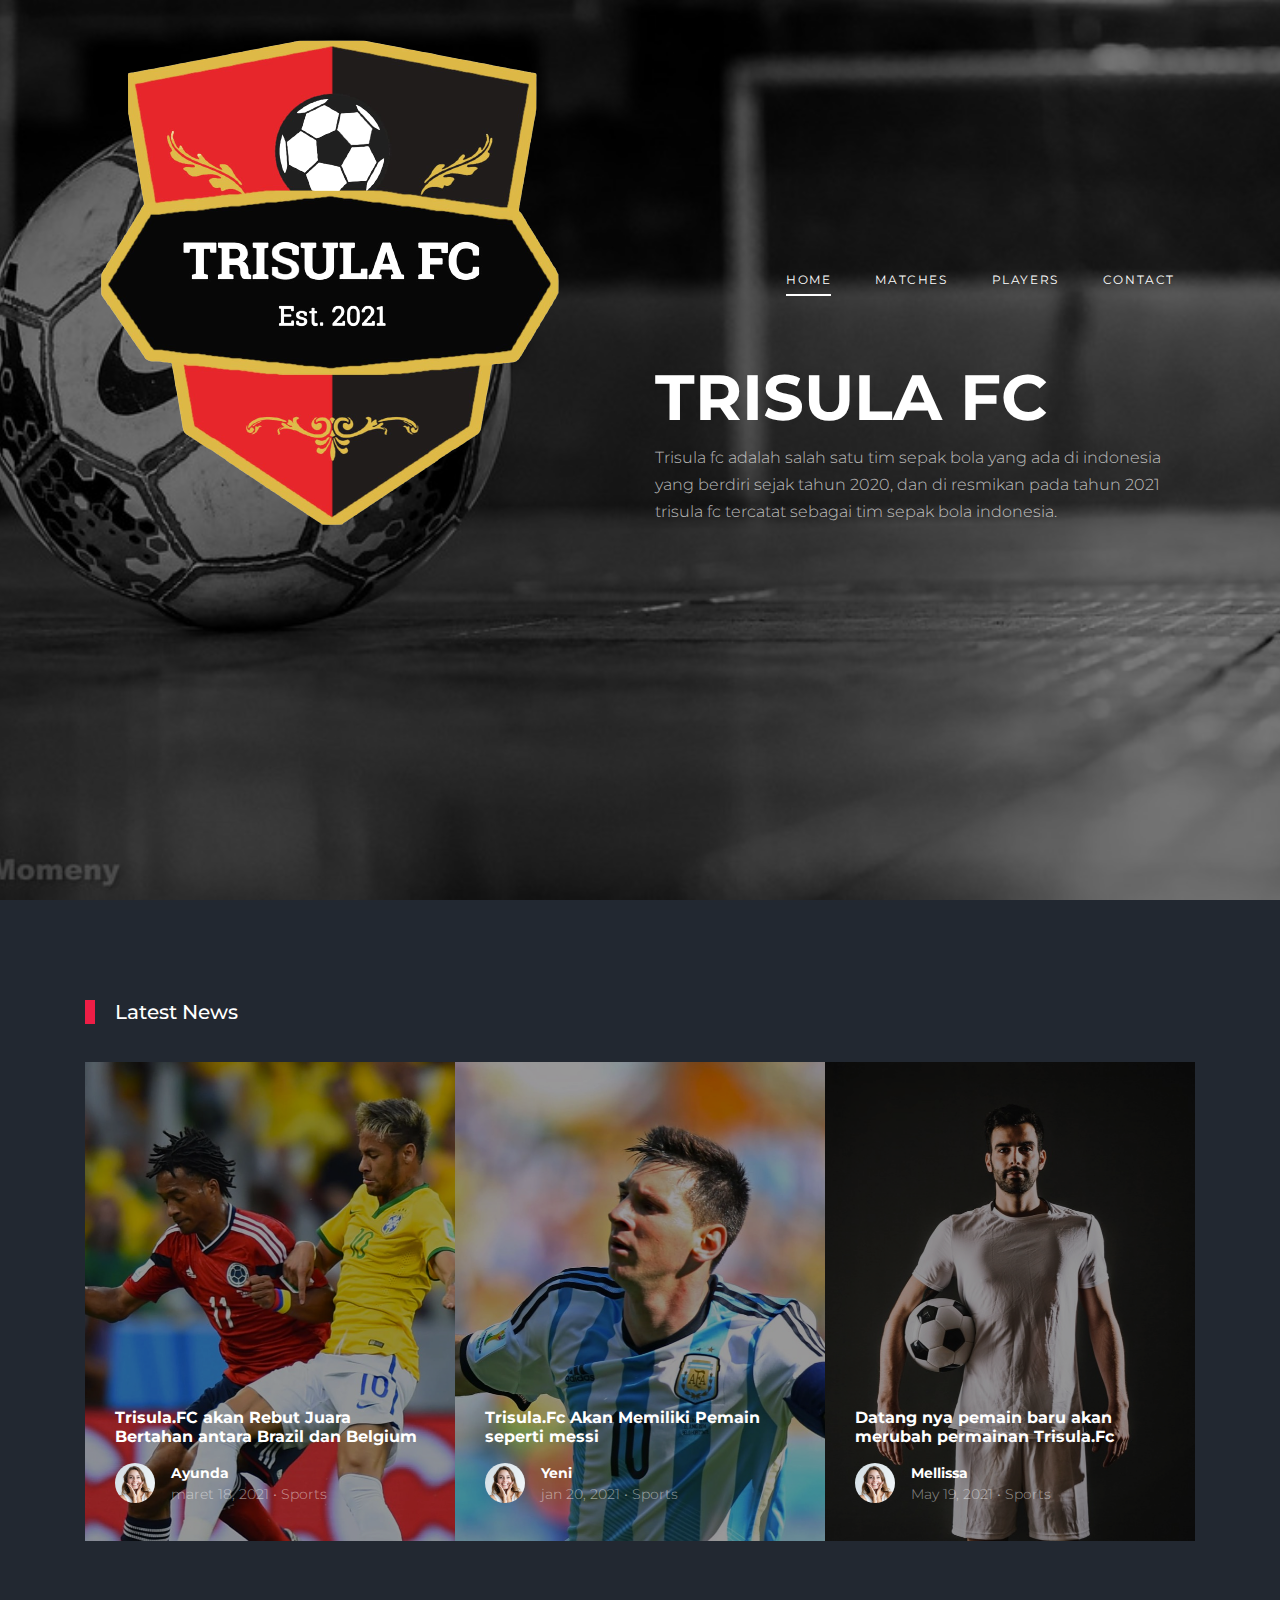
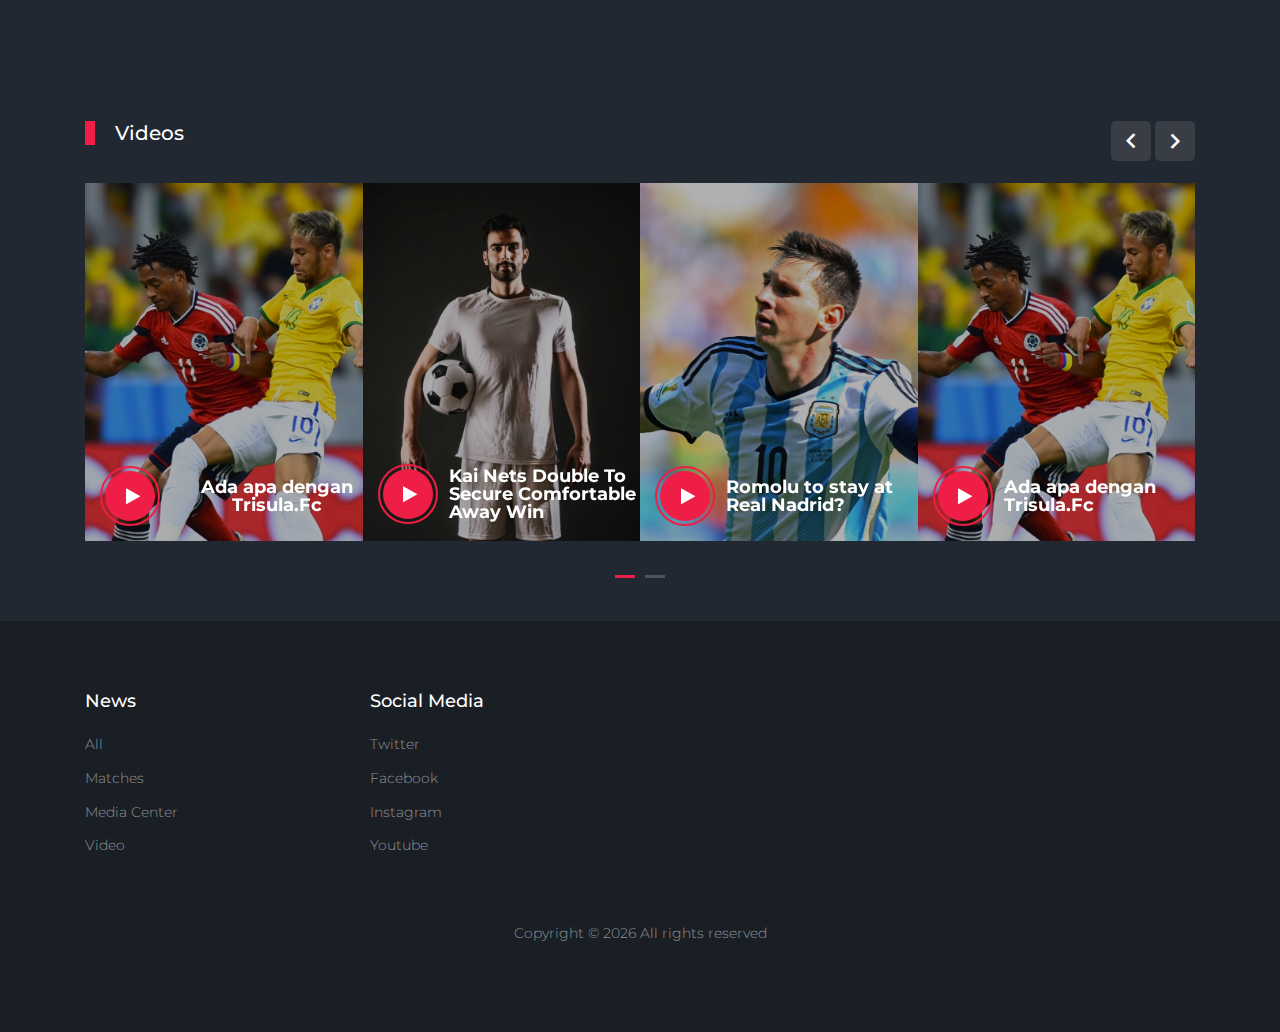
<file: index.html>
<!DOCTYPE html>
<html lang="en">
	<head>
		<title>Trisula.FC &mdash; Official Website</title>
		<meta charset="utf-8" />
		<meta name="viewport" content="width=device-width, initial-scale=1, shrink-to-fit=no" />

		<link href="https://fonts.googleapis.com/css2?family=Montserrat:wght@400;700&display=swap" rel="stylesheet" />

		<link rel="stylesheet" href="fonts/icomoon/style.css" />

		<link rel="stylesheet" href="css/bootstrap/bootstrap.css" />
		<link rel="stylesheet" href="css/jquery-ui.css" />
		<link rel="stylesheet" href="css/owl.carousel.min.css" />
		<link rel="stylesheet" href="css/owl.theme.default.min.css" />
		<link rel="stylesheet" href="css/owl.theme.default.min.css" />

		<link rel="stylesheet" href="css/jquery.fancybox.min.css" />

		<link rel="stylesheet" href="css/bootstrap-datepicker.css" />

		<link rel="stylesheet" href="fonts/flaticon/font/flaticon.css" />

		<link rel="stylesheet" href="css/aos.css" />

		<link rel="stylesheet" href="css/style.css" />
	</head>

	<body>
		<div class="site-wrap">
			<div class="site-mobile-menu site-navbar-target">
				<div class="site-mobile-menu-header">
					<div class="site-mobile-menu-close">
						<span class="icon-close2 js-menu-toggle"></span>
					</div>
				</div>
				<div class="site-mobile-menu-body"></div>
			</div>

			<header class="site-navbar py-4" role="banner">
				<div class="container">
					<div class="d-flex align-items-center">
						<div class="site-logo img">
							<a href="index.html"> <img src="images/trisulafc_logo.png" alt="Logo" /> </a>
						</div>
						<div class="ml-auto">
							<nav class="site-navigation fixed-top position-relative text-right" role="navigation">
								<ul class="site-menu main-menu js-clone-nav mr-auto d-none d-lg-block">
									<li class="active"><a href="index.html" class="nav-link">Home</a></li>
									<li><a href="matches.html" class="nav-link">Matches</a></li>
									<li><a href="players.html" class="nav-link">Players</a></li>
									<!-- <li><a href="blog.html" class="nav-link">Blog</a></li> -->
									<li><a href="contact.html" class="nav-link">Contact</a></li>
								</ul>
							</nav>

							<a
								href="#"
								class="d-inline-block d-lg-none site-menu-toggle js-menu-toggle text-black float-right text-white"
								><span class="icon-menu h3 text-white"></span
							></a>
						</div>
					</div>
				</div>
			</header>

			<div class="hero overlay" style="background-image: url('images/bg_4.jpeg')">
				<div class="container">
					<div class="row align-items-center">
						<div class="col-lg-6 ml-auto">
							<h1 class="text-white">TRISULA FC</h1>
							<p>
								Trisula fc adalah salah satu tim sepak bola yang ada di indonesia yang berdiri sejak
								tahun 2020, dan di resmikan pada tahun 2021 trisula fc tercatat sebagai tim sepak bola
								indonesia.
							</p>
						</div>
					</div>
				</div>
			</div>

			<div class="latest-news">
				<div class="container">
					<div class="row">
						<div class="col-7 title-section">
							<h2 class="heading">Latest News</h2>
						</div>
					</div>
					<div class="row no-gutters">
						<div class="col-md-4">
							<div class="post-entry">
								<a href="#">
									<img src="images/img_1.jpg" alt="Image" class="img-fluid" />
								</a>
								<div class="caption">
									<div class="caption-inner">
										<h3 class="mb-3">
											Trisula.FC akan Rebut Juara Bertahan antara Brazil dan Belgium
										</h3>
										<div class="author d-flex align-items-center">
											<div class="img mb-2 mr-3">
												<img src="images/person_1.jpg" alt="" />
											</div>
											<div class="text">
												<h4>Ayunda</h4>
												<span>maret 18, 2021 &bullet; Sports</span>
											</div>
										</div>
									</div>
								</div>
							</div>
						</div>
						<div class="col-md-4">
							<div class="post-entry">
								<a href="#">
									<img src="images/img_3.jpg" alt="Image" class="img-fluid" />
								</a>
								<div class="caption">
									<div class="caption-inner">
										<h3 class="mb-3">Trisula.Fc Akan Memiliki Pemain seperti messi</h3>
										<div class="author d-flex align-items-center">
											<div class="img mb-2 mr-3">
												<img src="images/person_1.jpg" alt="" />
											</div>
											<div class="text">
												<h4>Yeni</h4>
												<span>jan 20, 2021 &bullet; Sports</span>
											</div>
										</div>
									</div>
								</div>
							</div>
						</div>
						<div class="col-md-4">
							<div class="post-entry">
								<a href="#">
									<img src="images/img_2.jpg" alt="Image" class="img-fluid" />
								</a>
								<div class="caption">
									<div class="caption-inner">
										<h3 class="mb-3">Datang nya pemain baru akan merubah permainan Trisula.Fc</h3>
										<div class="author d-flex align-items-center">
											<div class="img mb-2 mr-3">
												<img src="images/person_1.jpg" alt="" />
											</div>
											<div class="text">
												<h4>Mellissa</h4>
												<span>May 19, 2021 &bullet; Sports</span>
											</div>
										</div>
									</div>
								</div>
							</div>
						</div>
					</div>
				</div>
			</div>

			<!-- <div class="site-section bg-dark">
				<div class="container">
					<div class="row">
						<div class="col-lg-6">
							<div class="widget-next-match">
								<div class="widget-title">
									<h3 class="text-black">Next Match</h3>
								</div>
								<div class="widget-body mb-3">
									<div class="widget-vs">
										<div
											class="d-flex align-items-center justify-content-around justify-content-between w-100"
										>
											<div class="team-1 text-center">
												<img src="images/logo_1.png" alt="Image" />
												<h3 class="text-black">Trisula.FC</h3>
											</div>
											<div>
												<span class="vs"><span>VS</span></span>
											</div>
											<div class="team-2 text-center">
												<img src="images/logo_2.png" alt="Image" />
												<h3 class="text-black">Soccer</h3>
											</div>
										</div>
									</div>
								</div>
								<svg xmlns="http://www.w3.org/2000/svg" viewBox="0 0 1440 320">
									<path
										fill="#0099ff"
										fill-opacity="0.2"
										d="M0,32L80,53.3C160,75,320,117,480,117.3C640,117,800,75,960,64C1120,
                    						53,1280,75,1360,85.3L1440,96L1440,320L1360,320C1280,320,1120,320,960,
                    						320C800,320,640,320,480,320C320,320,160,320,80,320L0,320Z"
									></path>
								</svg>

								<div class="text-center widget-vs-contents mb-4">
									<h4>Possimus</h4>
									<p class="mb-5">
										<span class="d-block">May 10th, 2021</span>
										<span class="d-block">9:30 AM GMT+0</span>
										<strong class="text-primary">Yogyakarta</strong>
									</p>

									<div id="date-countdown2" class="pb-1"></div>
								</div>
							</div>
						</div>
						<div class="col-lg-6">
							<div class="widget-next-match">
								<table class="table custom-table">
									<thead>
										<tr>
											<th>P</th>
											<th>Team</th>
											<th>W</th>
											<th>D</th>
											<th>L</th>
											<th>PTS</th>
										</tr>
									</thead>
									<tbody>
										<tr>
											<td>1</td>
											<td><strong class="text-black">Football League</strong></td>
											<td>22</td>
											<td>3</td>
											<td>2</td>
											<td>140</td>
										</tr>
										<tr>
											<td>2</td>
											<td><strong class="text-black">Soccer</strong></td>
											<td>22</td>
											<td>3</td>
											<td>2</td>
											<td>140</td>
										</tr>
										<tr>
											<td>3</td>
											<td><strong class="text-black">Juvendo</strong></td>
											<td>22</td>
											<td>3</td>
											<td>2</td>
											<td>140</td>
										</tr>
										<tr>
											<td>4</td>
											<td><strong class="text-black">French Football League</strong></td>
											<td>22</td>
											<td>3</td>
											<td>2</td>
											<td>140</td>
										</tr>
										<tr>
											<td>5</td>
											<td><strong class="text-black">Legia Abante</strong></td>
											<td>22</td>
											<td>3</td>
											<td>2</td>
											<td>140</td>
										</tr>
										<tr>
											<td>6</td>
											<td><strong class="text-black">Gliwice League</strong></td>
											<td>22</td>
											<td>3</td>
											<td>2</td>
											<td>140</td>
										</tr>
										<tr>
											<td>7</td>
											<td><strong class="text-black">Cornika</strong></td>
											<td>22</td>
											<td>3</td>
											<td>2</td>
											<td>140</td>
										</tr>
										<tr>
											<td>8</td>
											<td><strong class="text-black">Gravity Smash</strong></td>
											<td>22</td>
											<td>3</td>
											<td>2</td>
											<td>140</td>
										</tr>
									</tbody>
								</table>
							</div>
						</div>
					</div>
				</div>
			</div> -->

			<!-- .site-section -->

			<div class="site-section">
				<div class="container">
					<div class="row">
						<div class="col-6 title-section">
							<h2 class="heading">Videos</h2>
						</div>
						<div class="col-6 text-right">
							<div class="custom-nav">
								<a href="#" class="js-custom-prev-v2"><span class="icon-keyboard_arrow_left"></span></a>
								<span></span>
								<a href="#" class="js-custom-next-v2"
									><span class="icon-keyboard_arrow_right"></span
								></a>
							</div>
						</div>
					</div>

					<div class="owl-4-slider owl-carousel">
						<div class="item">
							<div class="video-media text-center">
								<img src="images/img_1.jpg" alt="Image" class="img-fluid" />
								<a
									href="https://vimeo.com/139714818"
									class="d-flex play-button align-items-center"
									data-fancybox
								>
									<span class="icon mr-3">
										<span class="icon-play"></span>
									</span>
									<div class="caption">
										<h3 class="m-0">Ada apa dengan Trisula.Fc</h3>
									</div>
								</a>
							</div>
						</div>
						<div class="item">
							<div class="video-media">
								<img src="images/img_2.jpg" alt="Image" class="img-fluid" />
								<a
									href="https://vimeo.com/139714818"
									class="d-flex play-button align-items-center"
									data-fancybox
								>
									<span class="icon mr-3">
										<span class="icon-play"></span>
									</span>
									<div class="caption">
										<h3 class="m-0">Kai Nets Double To Secure Comfortable Away Win</h3>
									</div>
								</a>
							</div>
						</div>

						<div class="item">
							<div class="video-media">
								<img src="images/img_3.jpg" alt="Image" class="img-fluid" />
								<a
									href="https://vimeo.com/139714818"
									class="d-flex play-button align-items-center"
									data-fancybox
								>
									<span class="icon mr-3">
										<span class="icon-play"></span>
									</span>
									<div class="caption">
										<h3 class="m-0">Romolu to stay at Real Nadrid?</h3>
									</div>
								</a>
							</div>
						</div>

						<div class="item">
							<div class="video-media">
								<img src="images/img_1.jpg" alt="Image" class="img-fluid" />
								<a
									href="https://vimeo.com/139714818"
									class="d-flex play-button align-items-center"
									data-fancybox
								>
									<span class="icon mr-3">
										<span class="icon-play"></span>
									</span>
									<div class="caption">
										<h3 class="m-0">Ada apa dengan Trisula.Fc</h3>
									</div>
								</a>
							</div>
						</div>
						<div class="item">
							<div class="video-media">
								<img src="images/img_2.jpg" alt="Image" class="img-fluid" />
								<a
									href="https://vimeo.com/139714818"
									class="d-flex play-button align-items-center"
									data-fancybox
								>
									<span class="icon mr-3">
										<span class="icon-play"></span>
									</span>
									<div class="caption">
										<h3 class="m-0">Kai Nets Double To Secure Comfortable Away Win</h3>
									</div>
								</a>
							</div>
						</div>
						<div class="item">
							<div class="video-media">
								<img src="images/img_3.jpg" alt="Image" class="img-fluid" />
								<a
									href="https://vimeo.com/139714818"
									class="d-flex play-button align-items-center"
									data-fancybox
								>
									<span class="icon mr-3">
										<span class="icon-play"></span>
									</span>
									<div class="caption">
										<h3 class="m-0">Romolu to stay at Real Nadrid?</h3>
									</div>
								</a>
							</div>
						</div>
					</div>
				</div>
			</div>
			<!-- <svg xmlns="http://www.w3.org/2000/svg" viewBox="0 0 1440 320">
				<path
					fill="#f3f4f5"
					fill-opacity="1.1"
					d="M0,96L40,106.7C80,117,160,139,240,149.3C320,160,400,160,480,149.3C560,139,640,117,
					720,101.3C800,85,880,75,960,96C1040,117,1120,171,1200,165.3C1280,160,1360,96,1400,64L
					1440,32L1440,320L1400,320C1360,320,1280,320,1200,320C1120,320,1040,320,960,320C880,320,
					800,320,720,320C640,320,560,320,480,320C400,320,320,320,240,320C160,320,80,320,40,320L0,320Z"
				></path>
			</svg> -->

			<!-- <div class="container site-section">
				<div class="row">
					<div class="col-6 title-section">
						<h2 class="heading">Berita Pemain</h2>
					</div>
				</div>

				<div class="row">
					<div class="col-lg-6">
						<div class="custom-media d-flex">
							<div class="img mr-4">
								<img src="images/img_1.jpg" alt="Image" class="img-fluid" />
							</div>
							<div class="text">
								<span class="meta">April 13, 2021</span>
								<h3 class="mb-4"><a href="#">Romolu to stay at Real Nadrid?</a></h3>
								<p class="text-white">
									Lorem ipsum dolor sit amet, consectetur adipisicing elit. Possimus deserunt saepe
									tempora dolorem.
								</p>
								<p><a href="blog.html">Read more</a></p>
							</div>
						</div>
					</div>
					<div class="col-lg-6">
						<div class="custom-media d-flex">
							<div class="img mr-4">
								<img src="images/img_3.jpg" alt="Image" class="img-fluid" />
							</div>
							<div class="text">
								<span class="meta">April 18, 2021</span>
								<h3 class="mb-4"><a href="#">Romolu to stay at Real Nadrid?</a></h3>
								<p class="text-white">
									Lorem ipsum dolor sit amet, consectetur adipisicing elit. Possimus deserunt saepe
									tempora dolorem.
								</p>
								<p><a href="blog.html">Read more</a></p>
							</div>
						</div>
					</div>
				</div>
			</div> -->
			<!-- <svg xmlns="http://www.w3.org/2000/svg" viewBox="0 0 1440 320">
				<path
					fill="#f3f4f5"
					fill-opacity="1.1"
					d="M0,32L40,48C80,64,160,96,240,122.7C320,149,400,171,480,202.7C560,
					235,640,277,720,272C800,267,880,213,960,186.7C1040,160,1120,160,1200,
					160C1280,160,1360,160,1400,160L1440,160L1440,320L1400,320C1360,320,1280,
					320,1200,320C1120,320,1040,320,960,320C880,320,800,320,720,320C640,320,560,
					320,480,320C400,320,320,320,240,320C160,320,80,320,40,320L0,320Z"
				></path>
			</svg> -->

			<footer class="footer-section">
				<div class="container">
					<div class="row">
						<div class="col-lg-3">
							<div class="widget mb-3">
								<h3>News</h3>
								<ul class="list-unstyled links">
									<li><a href="#">All</a></li>
									<li><a href="#">Matches</a></li>
									<li><a href="#">Media Center</a></li>
									<li><a href="#">Video</a></li>
									<!-- <li><a href="#">RSS</a></li> -->
								</ul>
							</div>
						</div>

						<div class="col-lg-2">
							<div class="widget mb-3">
								<h3>Social Media</h3>
								<ul class="list-unstyled links">
									<li><a href="https://twitter.com" target="blank">Twitter</a></li>
									<li><a href="https://www.facebook.com" target="blank">Facebook</a></li>
									<li><a href="https://www.Instagram.com" target="blank">Instagram</a></li>
									<li><a href="https://Youtube.com" target="blank">Youtube</a></li>
								</ul>
							</div>
						</div>
					</div>

					<div class="row text-center">
						<div class="col-md-12">
							<div class="pt-5">
								<p>
									<!-- Link back to Colorlib can't be removed. Template is licensed under CC BY 3.0. -->
									Copyright &copy;
									<script>
										document.write(new Date().getFullYear());
									</script>
									All rights reserved
									<!-- Link back to Colorlib can't be removed. Template is licensed under CC BY 3.0. -->
								</p>
							</div>
						</div>
					</div>
				</div>
			</footer>
		</div>
		<!-- .site-wrap -->

		<script src="js/jquery-3.3.1.min.js"></script>
		<script src="js/jquery-migrate-3.0.1.min.js"></script>
		<script src="js/jquery-ui.js"></script>
		<script src="js/popper.min.js"></script>
		<script src="js/bootstrap.min.js"></script>
		<script src="js/owl.carousel.min.js"></script>
		<script src="js/jquery.stellar.min.js"></script>
		<script src="js/jquery.countdown.min.js"></script>
		<script src="js/bootstrap-datepicker.min.js"></script>
		<script src="js/jquery.easing.1.3.js"></script>
		<script src="js/aos.js"></script>
		<script src="js/jquery.fancybox.min.js"></script>
		<script src="js/jquery.sticky.js"></script>
		<script src="js/jquery.mb.YTPlayer.min.js"></script>

		<script src="js/main.js"></script>
	</body>
</html>
</file>
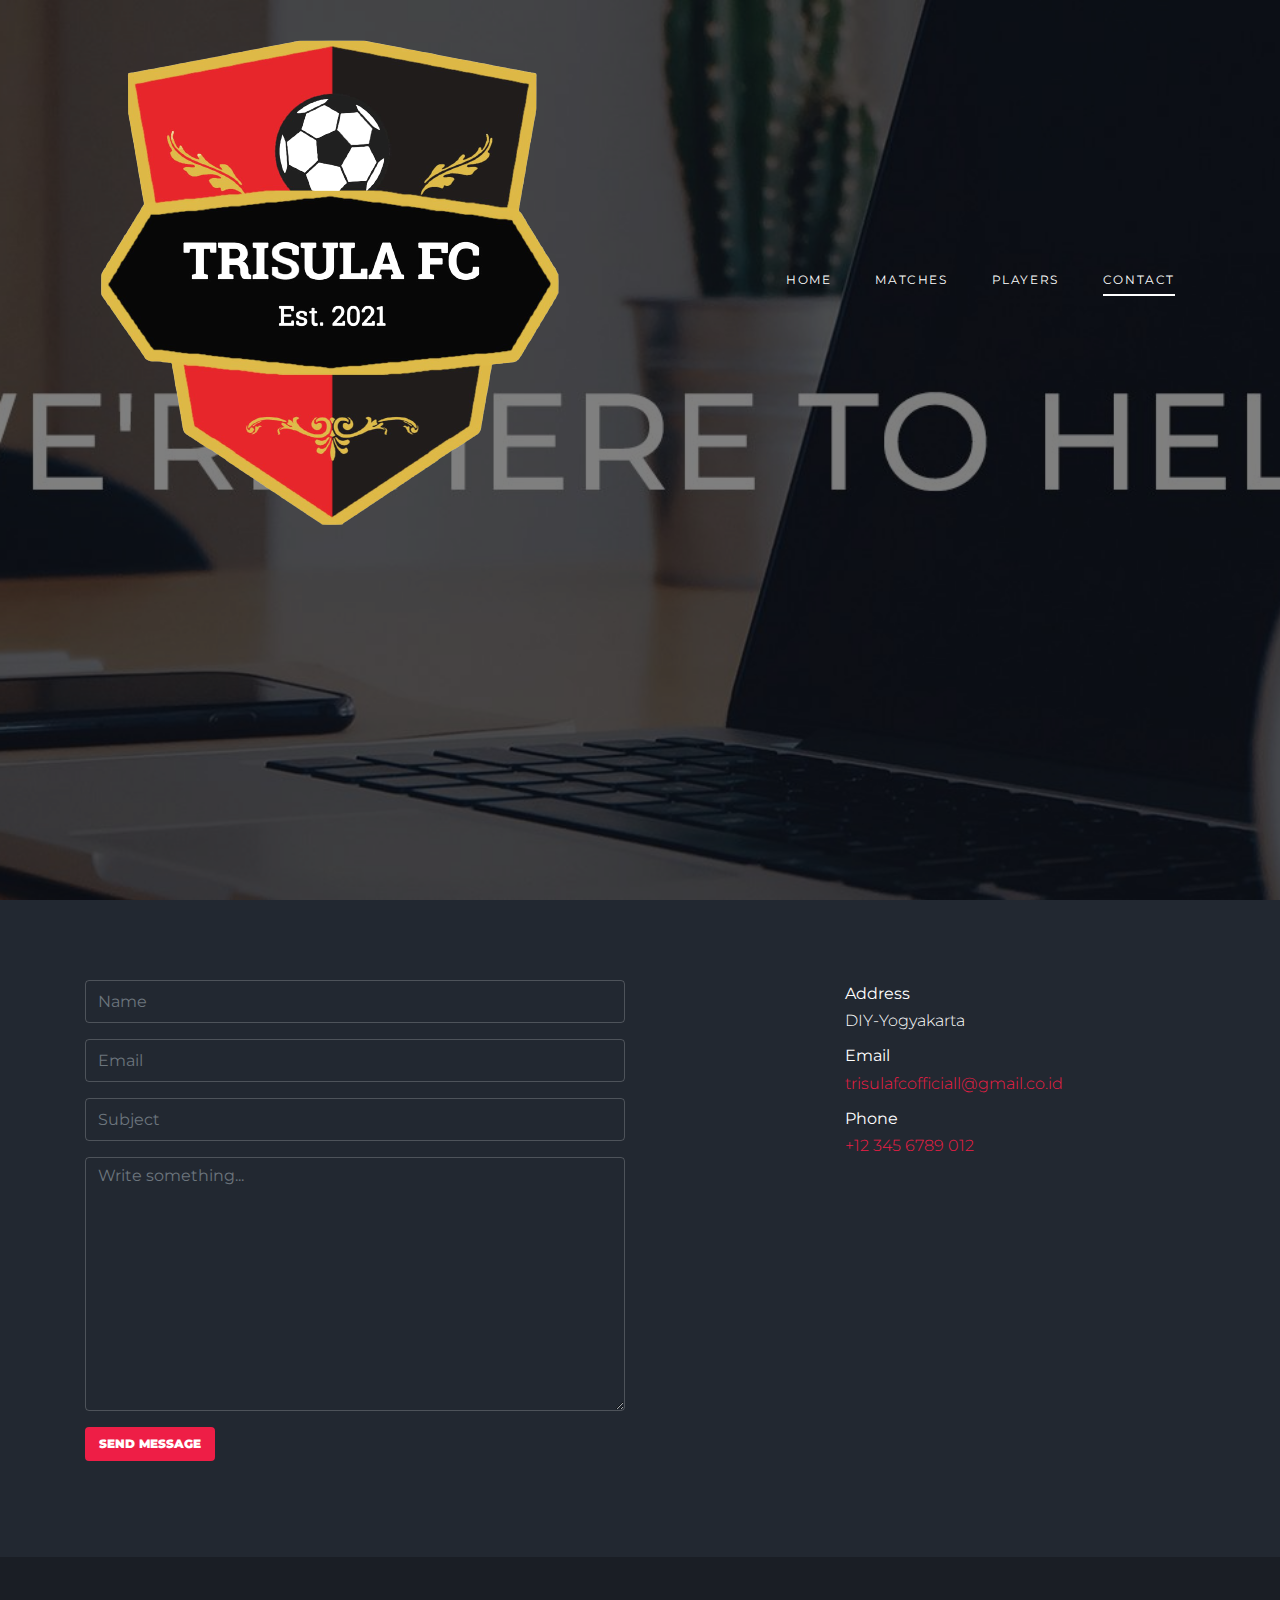
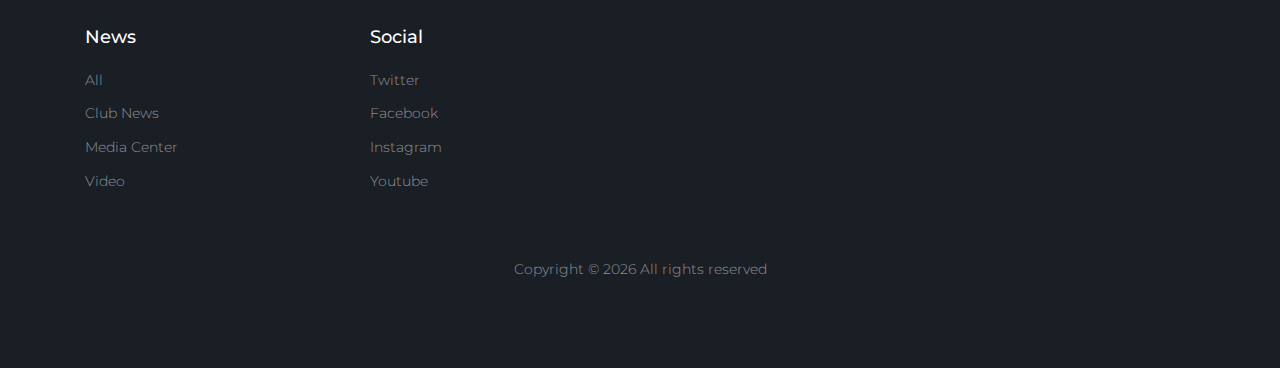
<file: contact.html>
<!DOCTYPE html>
<html lang="en">
	<head>
		<title>Trisula.FC &mdash; Official Website</title>
		<meta charset="utf-8" />
		<meta name="viewport" content="width=device-width, initial-scale=1, shrink-to-fit=no" />

		<link href="https://fonts.googleapis.com/css2?family=Montserrat:wght@400;700&display=swap" rel="stylesheet" />

		<link rel="stylesheet" href="fonts/icomoon/style.css" />

		<link rel="stylesheet" href="css/bootstrap/bootstrap.css" />
		<link rel="stylesheet" href="css/jquery-ui.css" />
		<link rel="stylesheet" href="css/owl.carousel.min.css" />
		<link rel="stylesheet" href="css/owl.theme.default.min.css" />
		<link rel="stylesheet" href="css/owl.theme.default.min.css" />

		<link rel="stylesheet" href="css/jquery.fancybox.min.css" />

		<link rel="stylesheet" href="css/bootstrap-datepicker.css" />

		<link rel="stylesheet" href="fonts/flaticon/font/flaticon.css" />

		<link rel="stylesheet" href="css/aos.css" />

		<link rel="stylesheet" href="css/style.css" />
	</head>

	<body>
		<div class="site-wrap">
			<div class="site-mobile-menu site-navbar-target">
				<div class="site-mobile-menu-header">
					<div class="site-mobile-menu-close">
						<span class="icon-close2 js-menu-toggle"></span>
					</div>
				</div>
				<div class="site-mobile-menu-body"></div>
			</div>

			<header class="site-navbar py-4" role="banner">
				<div class="container">
					<div class="d-flex align-items-center">
						<div class="site-logo img">
							<a href="index.html">
								<img src="images/trisulafc_logo.png" alt="Logo" />
							</a>
						</div>
						<div class="ml-auto">
							<nav class="site-navigation position-relative text-right" role="navigation">
								<ul class="site-menu main-menu js-clone-nav mr-auto d-none d-lg-block">
									<li><a href="index.html" class="nav-link">Home</a></li>
									<li><a href="matches.html" class="nav-link">Matches</a></li>
									<li><a href="players.html" class="nav-link">Players</a></li>
									<!-- <li><a href="blog.html" class="nav-link">Blog</a></li> -->
									<li class="active"><a href="contact.html" class="nav-link">Contact</a></li>
								</ul>
							</nav>

							<a
								href="#"
								class="d-inline-block d-lg-none site-menu-toggle js-menu-toggle text-black float-right text-white"
								><span class="icon-menu h3 text-white"></span
							></a>
						</div>
					</div>
				</div>
			</header>

			<div class="hero overlay" style="background-image: url('images/bg_10.jpeg')">
				<div class="container">
					<div class="row align-items-center">
						<div class="col-lg-9 mx-auto text-center"></div>
					</div>
				</div>
			</div>

			<div class="contact">
				<div class="site-section">
					<div class="container">
						<div class="row">
							<div class="col-lg-6">
								<form action="#">
									<div class="form-group">
										<input type="text" class="form-control" placeholder="Name" />
									</div>
									<div class="form-group">
										<input type="text" class="form-control" placeholder="Email" />
									</div>
									<div class="form-group">
										<input type="text" class="form-control" placeholder="Subject" />
									</div>
									<div class="form-group">
										<textarea
											name=""
											class="form-control"
											id=""
											cols="30"
											rows="10"
											placeholder="Write something..."
										></textarea>
									</div>
									<div class="form-group">
										<input type="submit" class="btn btn-primary" value="Send Message" />
									</div>
								</form>
							</div>
							<div class="col-lg-4 ml-auto">
								<ul class="list-unstyled">
									<li class="mb-2 text-white">
										<strong class="text-white d-block">Address</strong>
										DIY-Yogyakarta
									</li>
									<li class="mb-2">
										<strong class="text-white d-block">Email</strong>
										<a href="#">trisulafcofficiall@gmail.co.id</a>
									</li>
									<li class="mb-2">
										<strong class="text-white d-block"> Phone </strong>
										<a href="#">+12 345 6789 012</a>
									</li>
								</ul>
							</div>
						</div>
					</div>
				</div>
			</div>

			<footer class="footer-section">
				<div class="container">
					<div class="row">
						<div class="col-lg-3">
							<div class="widget mb-3">
								<h3>News</h3>
								<ul class="list-unstyled links">
									<li><a href="#">All</a></li>
									<li><a href="#">Club News</a></li>
									<li><a href="#">Media Center</a></li>
									<li><a href="#">Video</a></li>
									<!-- <li><a href="#">RSS</a></li> -->
								</ul>
							</div>
						</div>
						<!-- <div class="col-lg-3">
							<div class="widget mb-3">
								<h3>Tickets</h3>
								<ul class="list-unstyled links">
									<li><a href="#">Online Ticket</a></li>
									<li><a href="#">Payment and Prices</a></li>
									<li><a href="#">Contact &amp; Booking</a></li>
									<li><a href="#">Tickets</a></li>
									<li><a href="#">Coupon</a></li>
								</ul>
							</div>
						</div>
						<div class="col-lg-3">
							<div class="widget mb-3">
								<h3>Matches</h3>
								<ul class="list-unstyled links">
									<li><a href="#">Standings</a></li>
									<li><a href="#">World Cup</a></li>
									<li><a href="#">La Lega</a></li>
									<li><a href="#">Hyper Cup</a></li>
									<li><a href="#">World League</a></li>
								</ul>
							</div>
						</div> -->

						<div class="col-lg-3">
							<div class="widget mb-3">
								<h3>Social</h3>
								<ul class="list-unstyled links">
									<li><a href="#">Twitter</a></li>
									<li><a href="#">Facebook</a></li>
									<li><a href="#">Instagram</a></li>
									<li><a href="#">Youtube</a></li>
								</ul>
							</div>
						</div>
					</div>

					<div class="row text-center">
						<div class="col-md-12">
							<div class="pt-5">
								<p>
									<!-- Link back to Colorlib can't be removed. Template is licensed under CC BY 3.0. -->
									Copyright &copy;
									<script>
										document.write(new Date().getFullYear());
									</script>
									All rights reserved
									<!-- Link back to Colorlib can't be removed. Template is licensed under CC BY 3.0. -->
								</p>
							</div>
						</div>
					</div>
				</div>
			</footer>
		</div>
		<!-- .site-wrap -->

		<script src="js/jquery-3.3.1.min.js"></script>
		<script src="js/jquery-migrate-3.0.1.min.js"></script>
		<script src="js/jquery-ui.js"></script>
		<script src="js/popper.min.js"></script>
		<script src="js/bootstrap.min.js"></script>
		<script src="js/owl.carousel.min.js"></script>
		<script src="js/jquery.stellar.min.js"></script>
		<script src="js/jquery.countdown.min.js"></script>
		<script src="js/bootstrap-datepicker.min.js"></script>
		<script src="js/jquery.easing.1.3.js"></script>
		<script src="js/aos.js"></script>
		<script src="js/jquery.fancybox.min.js"></script>
		<script src="js/jquery.sticky.js"></script>
		<script src="js/jquery.mb.YTPlayer.min.js"></script>

		<script src="js/main.js"></script>
	</body>
</html>
</file>
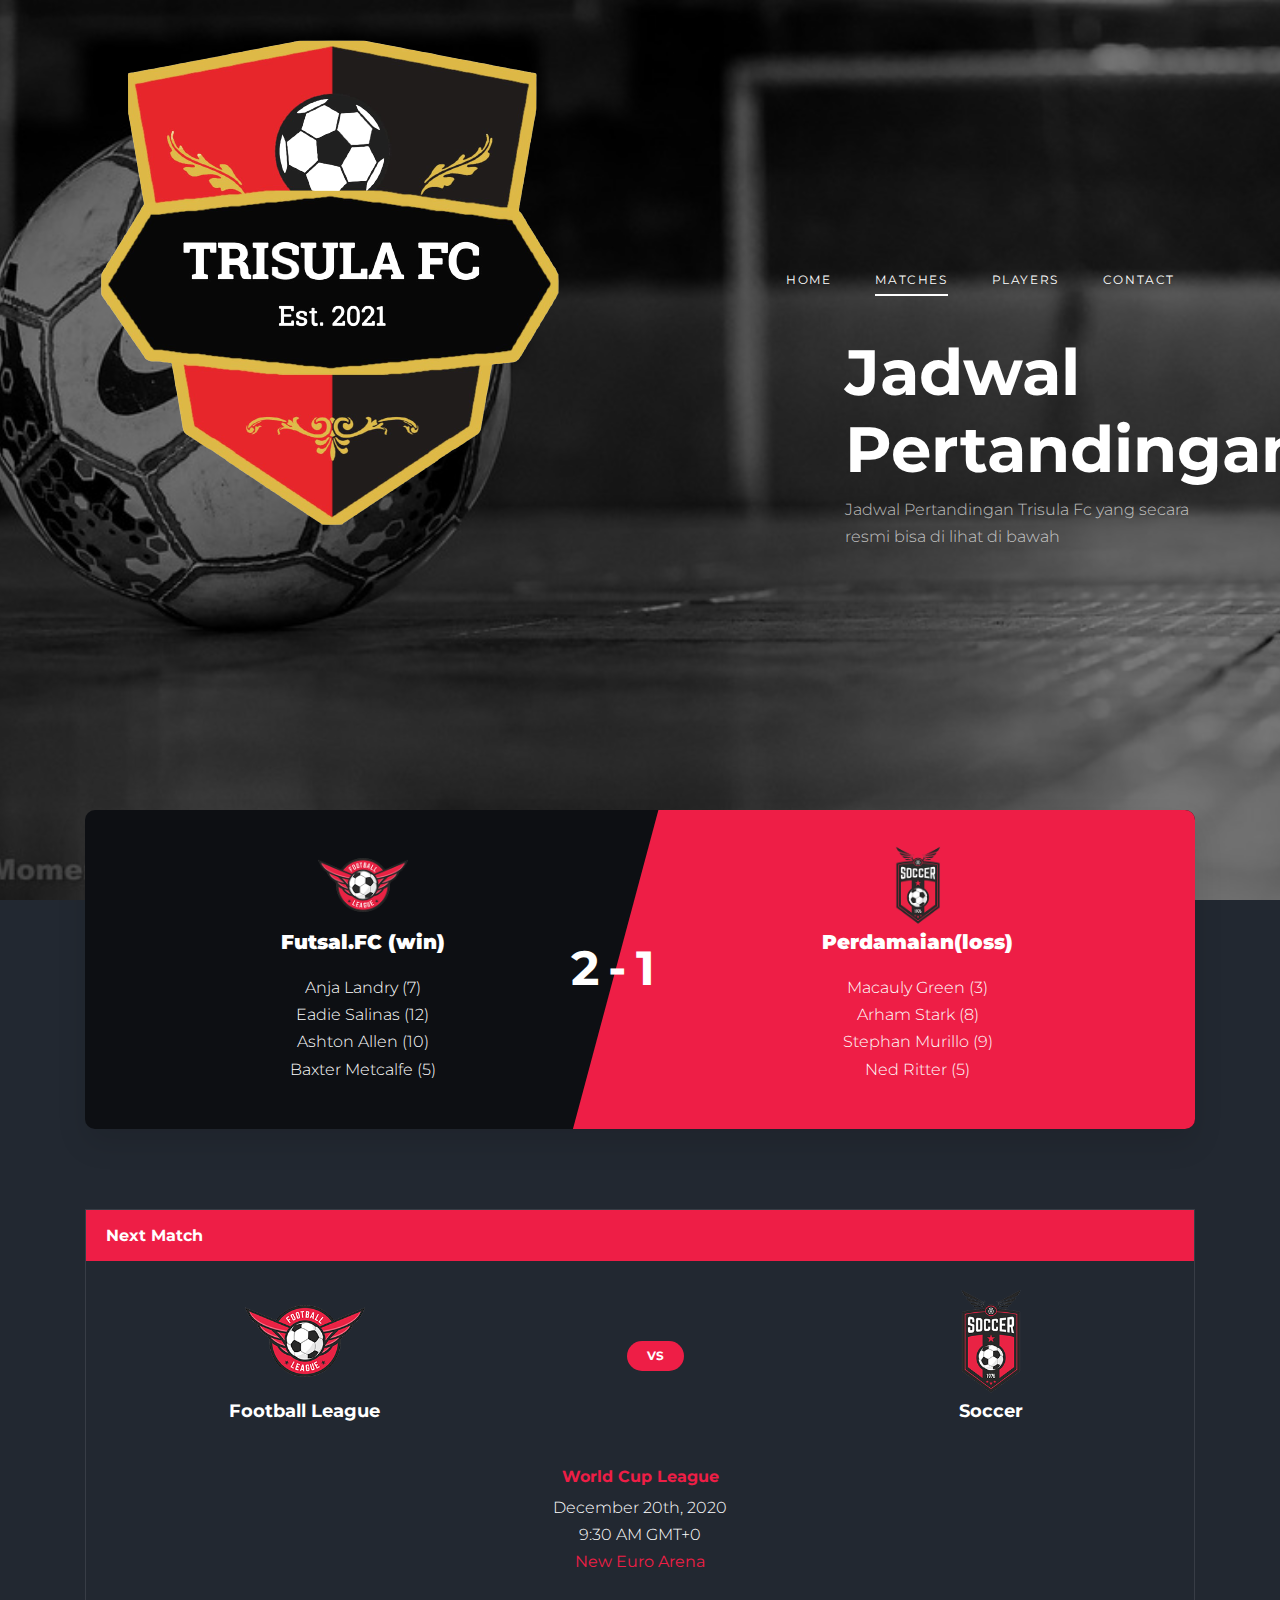
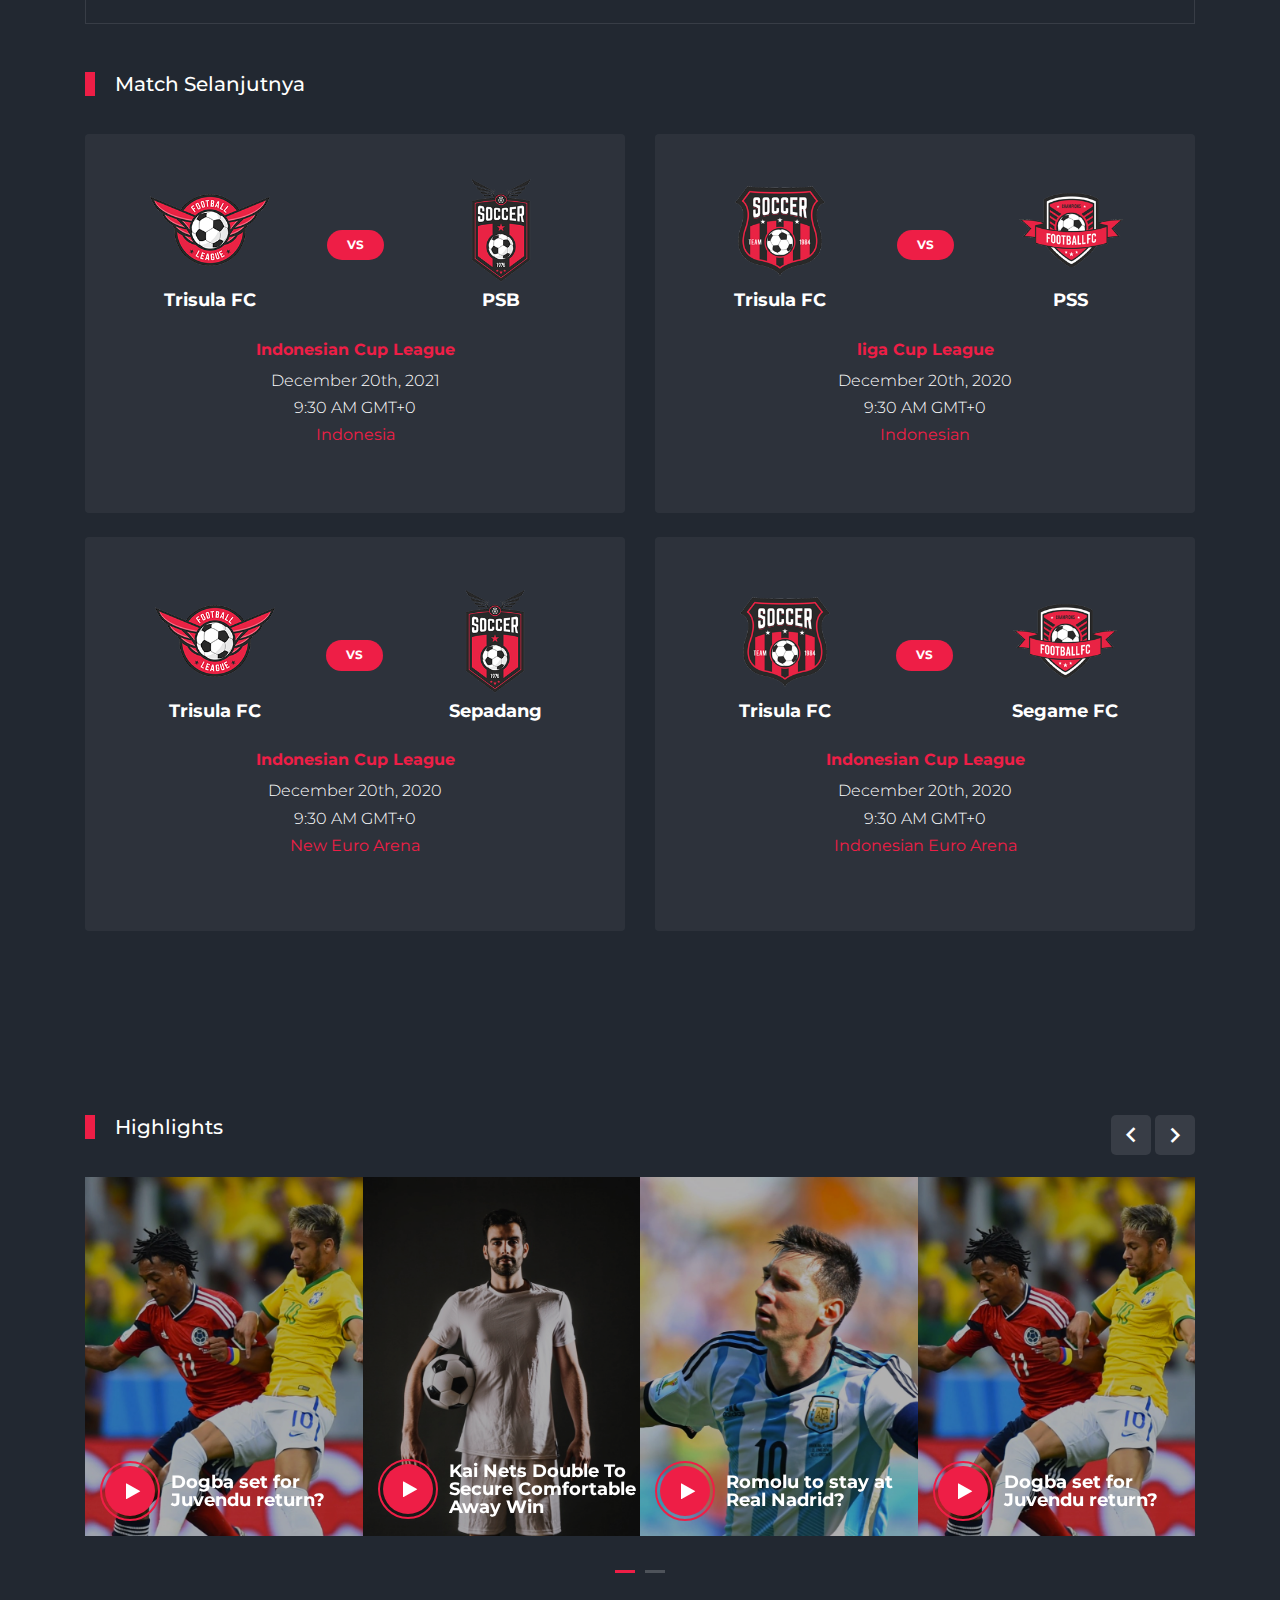
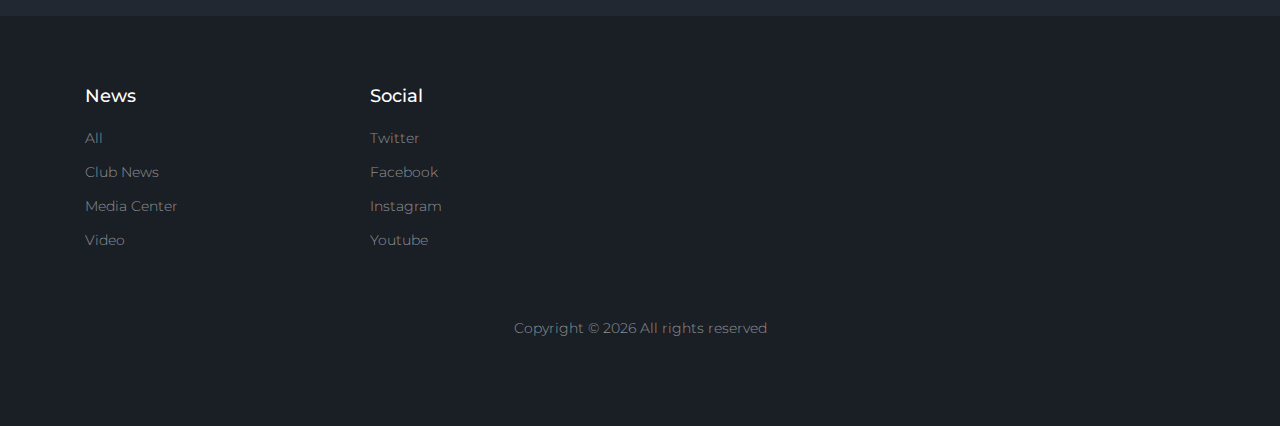
<file: matches.html>
<!DOCTYPE html>
<html lang="en">
	<head>
		<title>Trisula FC &mdash; Website Official</title>
		<meta charset="utf-8" />
		<meta name="viewport" content="width=device-width, initial-scale=1, shrink-to-fit=no" />

		<link href="https://fonts.googleapis.com/css2?family=Montserrat:wght@400;700&display=swap" rel="stylesheet" />

		<link rel="stylesheet" href="fonts/icomoon/style.css" />

		<link rel="stylesheet" href="css/bootstrap/bootstrap.css" />
		<link rel="stylesheet" href="css/jquery-ui.css" />
		<link rel="stylesheet" href="css/owl.carousel.min.css" />
		<link rel="stylesheet" href="css/owl.theme.default.min.css" />
		<link rel="stylesheet" href="css/owl.theme.default.min.css" />

		<link rel="stylesheet" href="css/jquery.fancybox.min.css" />

		<link rel="stylesheet" href="css/bootstrap-datepicker.css" />

		<link rel="stylesheet" href="fonts/flaticon/font/flaticon.css" />

		<link rel="stylesheet" href="css/aos.css" />

		<link rel="stylesheet" href="css/style.css" />
	</head>

	<body>
		<div class="site-wrap">
			<div class="site-mobile-menu site-navbar-target">
				<div class="site-mobile-menu-header">
					<div class="site-mobile-menu-close">
						<span class="icon-close2 js-menu-toggle"></span>
					</div>
				</div>
				<div class="site-mobile-menu-body"></div>
			</div>

			<header class="site-navbar py-4" role="banner">
				<div class="container">
					<div class="d-flex align-items-center">
						<div class="site-logo img">
							<a href="index.html">
								<img src="images/trisulafc_logo.png" alt="Logo" />
							</a>
						</div>
						<div class="ml-auto">
							<nav class="site-navigation position-relative text-right" role="navigation">
								<ul class="site-menu main-menu js-clone-nav mr-auto d-none d-lg-block">
									<li><a href="index.html" class="nav-link">Home</a></li>
									<li class="active"><a href="matches.html" class="nav-link">Matches</a></li>
									<li><a href="players.html" class="nav-link">Players</a></li>
									<!-- <li><a href="blog.html" class="nav-link">Blog</a></li> -->
									<li><a href="contact.html" class="nav-link">Contact</a></li>
								</ul>
							</nav>

							<a
								href="#"
								class="d-inline-block d-lg-none site-menu-toggle js-menu-toggle text-black float-right text-white"
								><span class="icon-menu h3 text-white"></span
							></a>
						</div>
					</div>
				</div>
			</header>

			<div class="hero overlay" style="background-image: url('images/bg_4.jpeg')">
				<div class="container">
					<div class="row align-items-center">
						<div class="col-lg-4 ml-auto">
							<h1 class="text-white">Jadwal Pertandingan</h1>
							<p>Jadwal Pertandingan Trisula Fc yang secara resmi bisa di lihat di bawah</p>
						</div>
					</div>
				</div>
			</div>

			<div class="container">
				<div class="row">
					<div class="col-lg-12">
						<div class="d-flex team-vs">
							<span class="score">2-1</span>
							<div class="team-1 w-50">
								<div class="team-details w-100 text-center">
									<img src="images/logo_1.png" alt="Image" class="img-fluid" />
									<h3>Futsal.FC <span>(win)</span></h3>
									<ul class="list-unstyled">
										<li>Anja Landry (7)</li>
										<li>Eadie Salinas (12)</li>
										<li>Ashton Allen (10)</li>
										<li>Baxter Metcalfe (5)</li>
									</ul>
								</div>
							</div>
							<div class="team-2 w-50">
								<div class="team-details w-100 text-center">
									<img src="images/logo_2.png" alt="Image" class="img-fluid" />
									<h3>Perdamaian<span>(loss)</span></h3>
									<ul class="list-unstyled">
										<li>Macauly Green (3)</li>
										<li>Arham Stark (8)</li>
										<li>Stephan Murillo (9)</li>
										<li>Ned Ritter (5)</li>
									</ul>
								</div>
							</div>
						</div>
					</div>
				</div>
			</div>

			<div class="site-section blog-content">
				<div class="container">
					<div class="row mb-5">
						<div class="col-lg-12">
							<div class="widget-next-match">
								<div class="widget-title">
									<h3>Next Match</h3>
								</div>
								<div class="widget-body mb-3">
									<div class="widget-vs">
										<div
											class="d-flex align-items-center justify-content-around justify-content-between w-100"
										>
											<div class="team-1 text-center">
												<img src="images/logo_1.png" alt="Image" />
												<h3>Football League</h3>
											</div>
											<div>
												<span class="vs"><span>VS</span></span>
											</div>
											<div class="team-2 text-center">
												<img src="images/logo_2.png" alt="Image" />
												<h3>Soccer</h3>
											</div>
										</div>
									</div>
								</div>

								<div class="text-center widget-vs-contents mb-4">
									<h4>World Cup League</h4>
									<p class="mb-5">
										<span class="d-block text-white">December 20th, 2020</span>
										<span class="d-block text-white">9:30 AM GMT+0</span>
										<strong class="text-primary">New Euro Arena</strong>
									</p>

									<!-- <div id="date-countdown2" class="pb-1"></div> -->
								</div>
							</div>
						</div>
					</div>

					<div class="row">
						<div class="col-12 title-section">
							<h2 class="heading">Match Selanjutnya</h2>
						</div>
						<div class="col-lg-6 mb-4">
							<div class="bg-light p-3 rounded">
								<div class="widget-body">
									<div class="widget-vs">
										<div
											class="d-flex align-items-center justify-content-around justify-content-between w-100"
										>
											<div class="team-1 text-center">
												<img src="images/logo_1.png" alt="Image" />
												<h3>Trisula FC</h3>
											</div>
											<div>
												<span class="vs"><span>VS</span></span>
											</div>
											<div class="team-2 text-center">
												<img src="images/logo_2.png" alt="Image" />
												<h3>PSB</h3>
											</div>
										</div>
									</div>
								</div>

								<div class="text-center widget-vs-contents mb-4">
									<h4>Indonesian Cup League</h4>
									<p class="mb-5">
										<span class="d-block text-white">December 20th, 2021</span>
										<span class="d-block text-white">9:30 AM GMT+0</span>
										<strong class="text-primary">Indonesia</strong>
									</p>
								</div>
							</div>
						</div>
						<div class="col-lg-6 mb-4">
							<div class="bg-light p-3 rounded">
								<div class="widget-body">
									<div class="widget-vs">
										<div
											class="d-flex align-items-center justify-content-around justify-content-between w-100"
										>
											<div class="team-1 text-center">
												<img src="images/logo_3.png" alt="Image" />
												<h3>Trisula FC</h3>
											</div>
											<div>
												<span class="vs"><span>VS</span></span>
											</div>
											<div class="team-2 text-center">
												<img src="images/logo_4.png" alt="Image" />
												<h3>PSS</h3>
											</div>
										</div>
									</div>
								</div>

								<div class="text-center widget-vs-contents mb-4">
									<h4>liga Cup League</h4>
									<p class="mb-5">
										<span class="d-block text-white">December 20th, 2020</span>
										<span class="d-block text-white">9:30 AM GMT+0</span>
										<strong class="text-primary">Indonesian</strong>
									</p>
								</div>
							</div>
						</div>

						<div class="col-lg-6 mb-4">
							<div class="bg-light p-4 rounded">
								<div class="widget-body">
									<div class="widget-vs">
										<div
											class="d-flex align-items-center justify-content-around justify-content-between w-100"
										>
											<div class="team-1 text-center">
												<img src="images/logo_1.png" alt="Image" />
												<h3>Trisula FC</h3>
											</div>
											<div>
												<span class="vs"><span>VS</span></span>
											</div>
											<div class="team-2 text-center">
												<img src="images/logo_2.png" alt="Image" />
												<h3>Sepadang</h3>
											</div>
										</div>
									</div>
								</div>

								<div class="text-center widget-vs-contents mb-4">
									<h4>Indonesian Cup League</h4>
									<p class="mb-5">
										<span class="d-block text-white">December 20th, 2020</span>
										<span class="d-block text-white">9:30 AM GMT+0</span>
										<strong class="text-primary">New Euro Arena</strong>
									</p>
								</div>
							</div>
						</div>
						<div class="col-lg-6 mb-4">
							<div class="bg-light p-4 rounded">
								<div class="widget-body">
									<div class="widget-vs">
										<div
											class="d-flex align-items-center justify-content-around justify-content-between w-100"
										>
											<div class="team-1 text-center">
												<img src="images/logo_3.png" alt="Image" />
												<h3>Trisula FC</h3>
											</div>
											<div>
												<span class="vs"><span>VS</span></span>
											</div>
											<div class="team-2 text-center">
												<img src="images/logo_4.png" alt="Image" />
												<h3>Segame FC</h3>
											</div>
										</div>
									</div>
								</div>

								<div class="text-center widget-vs-contents mb-4">
									<h4>Indonesian Cup League</h4>
									<p class="mb-5">
										<span class="d-block text-white">December 20th, 2020</span>
										<span class="d-block text-white">9:30 AM GMT+0</span>
										<strong class="text-primary">Indonesian Euro Arena</strong>
									</p>
								</div>
							</div>
						</div>
					</div>
				</div>
			</div>
			<!-- .site-section -->

			<div class="site-section">
				<div class="container">
					<div class="row">
						<div class="col-6 title-section">
							<h2 class="heading">Highlights</h2>
						</div>
						<div class="col-6 text-right">
							<div class="custom-nav">
								<a href="#" class="js-custom-prev-v2"><span class="icon-keyboard_arrow_left"></span></a>
								<span></span>
								<a href="#" class="js-custom-next-v2"
									><span class="icon-keyboard_arrow_right"></span
								></a>
							</div>
						</div>
					</div>

					<div class="owl-4-slider owl-carousel">
						<div class="item">
							<div class="video-media">
								<img src="images/img_1.jpg" alt="Image" class="img-fluid" />
								<a
									href="https://vimeo.com/139714818"
									class="d-flex play-button align-items-center"
									data-fancybox
								>
									<span class="icon mr-3">
										<span class="icon-play"></span>
									</span>
									<div class="caption">
										<h3 class="m-0">Dogba set for Juvendu return?</h3>
									</div>
								</a>
							</div>
						</div>
						<div class="item">
							<div class="video-media">
								<img src="images/img_2.jpg" alt="Image" class="img-fluid" />
								<a
									href="https://vimeo.com/139714818"
									class="d-flex play-button align-items-center"
									data-fancybox
								>
									<span class="icon mr-3">
										<span class="icon-play"></span>
									</span>
									<div class="caption">
										<h3 class="m-0">Kai Nets Double To Secure Comfortable Away Win</h3>
									</div>
								</a>
							</div>
						</div>
						<div class="item">
							<div class="video-media">
								<img src="images/img_3.jpg" alt="Image" class="img-fluid" />
								<a
									href="https://vimeo.com/139714818"
									class="d-flex play-button align-items-center"
									data-fancybox
								>
									<span class="icon mr-3">
										<span class="icon-play"></span>
									</span>
									<div class="caption">
										<h3 class="m-0">Romolu to stay at Real Nadrid?</h3>
									</div>
								</a>
							</div>
						</div>

						<div class="item">
							<div class="video-media">
								<img src="images/img_1.jpg" alt="Image" class="img-fluid" />
								<a
									href="https://vimeo.com/139714818"
									class="d-flex play-button align-items-center"
									data-fancybox
								>
									<span class="icon mr-3">
										<span class="icon-play"></span>
									</span>
									<div class="caption">
										<h3 class="m-0">Dogba set for Juvendu return?</h3>
									</div>
								</a>
							</div>
						</div>
						<div class="item">
							<div class="video-media">
								<img src="images/img_2.jpg" alt="Image" class="img-fluid" />
								<a
									href="https://vimeo.com/139714818"
									class="d-flex play-button align-items-center"
									data-fancybox
								>
									<span class="icon mr-3">
										<span class="icon-play"></span>
									</span>
									<div class="caption">
										<h3 class="m-0">Kai Nets Double To Secure Comfortable Away Win</h3>
									</div>
								</a>
							</div>
						</div>
						<div class="item">
							<div class="video-media">
								<img src="images/img_3.jpg" alt="Image" class="img-fluid" />
								<a
									href="https://vimeo.com/139714818"
									class="d-flex play-button align-items-center"
									data-fancybox
								>
									<span class="icon mr-3">
										<span class="icon-play"></span>
									</span>
									<div class="caption">
										<h3 class="m-0">Romolu to stay at Real Nadrid?</h3>
									</div>
								</a>
							</div>
						</div>
						<div class="item">
							<div class="video-media">
								<img src="images/img_2.jpg" alt="Image" class="img-fluid" />
								<a
									href="https://vimeo.com/139714818"
									class="d-flex play-button align-items-center"
									data-fancybox
								>
									<span class="icon mr-3">
										<span class="icon-play"></span>
									</span>
									<div class="caption">
										<h3 class="m-0">Kai Nets Double To Secure Comfortable Away Win</h3>
									</div>
								</a>
							</div>
						</div>
					</div>
				</div>
			</div>

			<!-- <div class="container site-section">
				<div class="row">
					<div class="col-6 title-section">
						<h2 class="heading">Blog</h2>
					</div>
				</div>
				<div class="row">
					<div class="col-lg-6">
						<div class="custom-media d-flex">
							<div class="img mr-4">
								<img src="images/img_1.jpg" alt="Image" class="img-fluid" />
							</div>
							<div class="text">
								<span class="meta">May 20, 2020</span>
								<h3 class="mb-4"><a href="#">Romolu to stay at Real Nadrid?</a></h3>
								<p class="text-white">
									Lorem ipsum dolor sit amet, consectetur adipisicing elit. Possimus deserunt saepe
									tempora dolorem.
								</p>
								<p><a href="#">Read more</a></p>
							</div>
						</div>
					</div>
					<div class="col-lg-6">
						<div class="custom-media d-flex">
							<div class="img mr-4">
								<img src="images/img_3.jpg" alt="Image" class="img-fluid" />
							</div>
							<div class="text">
								<span class="meta">May 20, 2020</span>
								<h3 class="mb-4"><a href="#">Romolu to stay at Real Nadrid?</a></h3>
								<p class="text-white">
									Lorem ipsum dolor sit amet, consectetur adipisicing elit. Possimus deserunt saepe
									tempora dolorem.
								</p>
								<p><a href="#">Read more</a></p>
							</div>
						</div>
					</div>
				</div>
			</div> -->

			<footer class="footer-section">
				<div class="container">
					<div class="row">
						<div class="col-lg-3">
							<div class="widget mb-3">
								<h3>News</h3>
								<ul class="list-unstyled links">
									<li><a href="#">All</a></li>
									<li><a href="#">Club News</a></li>
									<li><a href="#">Media Center</a></li>
									<li><a href="#">Video</a></li>
									<!-- <li><a href="#">RSS</a></li> -->
								</ul>
							</div>
						</div>
						<!-- <div class="col-lg-3">
							<div class="widget mb-3">
								<h3>Tickets</h3>
								<ul class="list-unstyled links">
									<li><a href="#">Online Ticket</a></li>
									<li><a href="#">Payment and Prices</a></li>
									<li><a href="#">Contact &amp; Booking</a></li>
									<li><a href="#">Tickets</a></li>
									<li><a href="#">Coupon</a></li>
								</ul>
							</div>
						</div>
						<div class="col-lg-3">
							<div class="widget mb-3">
								<h3>Matches</h3>
								<ul class="list-unstyled links">
									<li><a href="#">Standings</a></li>
									<li><a href="#">World Cup</a></li>
									<li><a href="#">La Lega</a></li>
									<li><a href="#">Hyper Cup</a></li>
									<li><a href="#">World League</a></li>
								</ul>
							</div>
						</div> -->

						<div class="col-lg-3">
							<div class="widget mb-3">
								<h3>Social</h3>
								<ul class="list-unstyled links">
									<li><a href="#">Twitter</a></li>
									<li><a href="#">Facebook</a></li>
									<li><a href="#">Instagram</a></li>
									<li><a href="#">Youtube</a></li>
								</ul>
							</div>
						</div>
					</div>

					<div class="row text-center">
						<div class="col-md-12">
							<div class="pt-5">
								<p>
									<!-- Link back to Colorlib can't be removed. Template is licensed under CC BY 3.0. -->
									Copyright &copy;
									<script>
										document.write(new Date().getFullYear());
									</script>
									All rights reserved
									<!-- Link back to Colorlib can't be removed. Template is licensed under CC BY 3.0. -->
								</p>
							</div>
						</div>
					</div>
				</div>
			</footer>
		</div>
		<!-- .site-wrap -->

		<script src="js/jquery-3.3.1.min.js"></script>
		<script src="js/jquery-migrate-3.0.1.min.js"></script>
		<script src="js/jquery-ui.js"></script>
		<script src="js/popper.min.js"></script>
		<script src="js/bootstrap.min.js"></script>
		<script src="js/owl.carousel.min.js"></script>
		<script src="js/jquery.stellar.min.js"></script>
		<script src="js/jquery.countdown.min.js"></script>
		<script src="js/bootstrap-datepicker.min.js"></script>
		<script src="js/jquery.easing.1.3.js"></script>
		<script src="js/aos.js"></script>
		<script src="js/jquery.fancybox.min.js"></script>
		<script src="js/jquery.sticky.js"></script>
		<script src="js/jquery.mb.YTPlayer.min.js"></script>

		<script src="js/main.js"></script>
	</body>
</html>
</file>
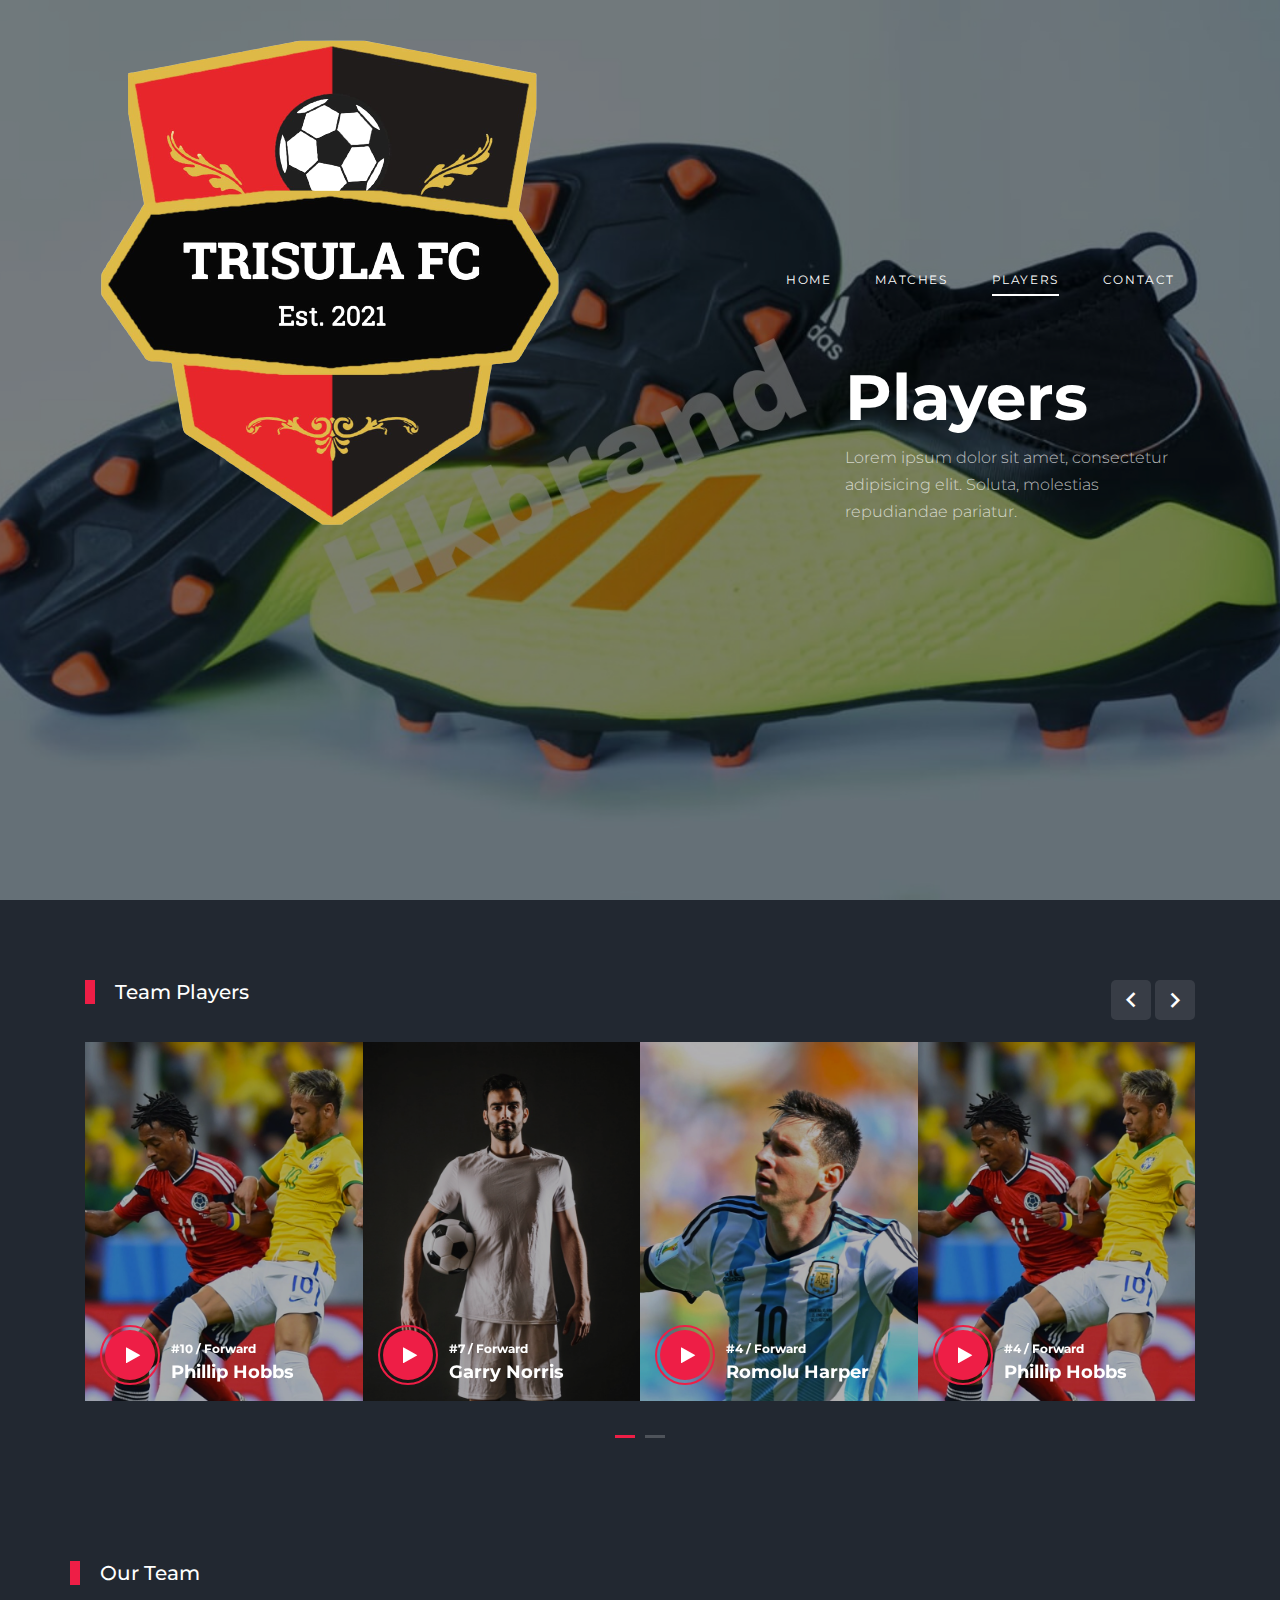
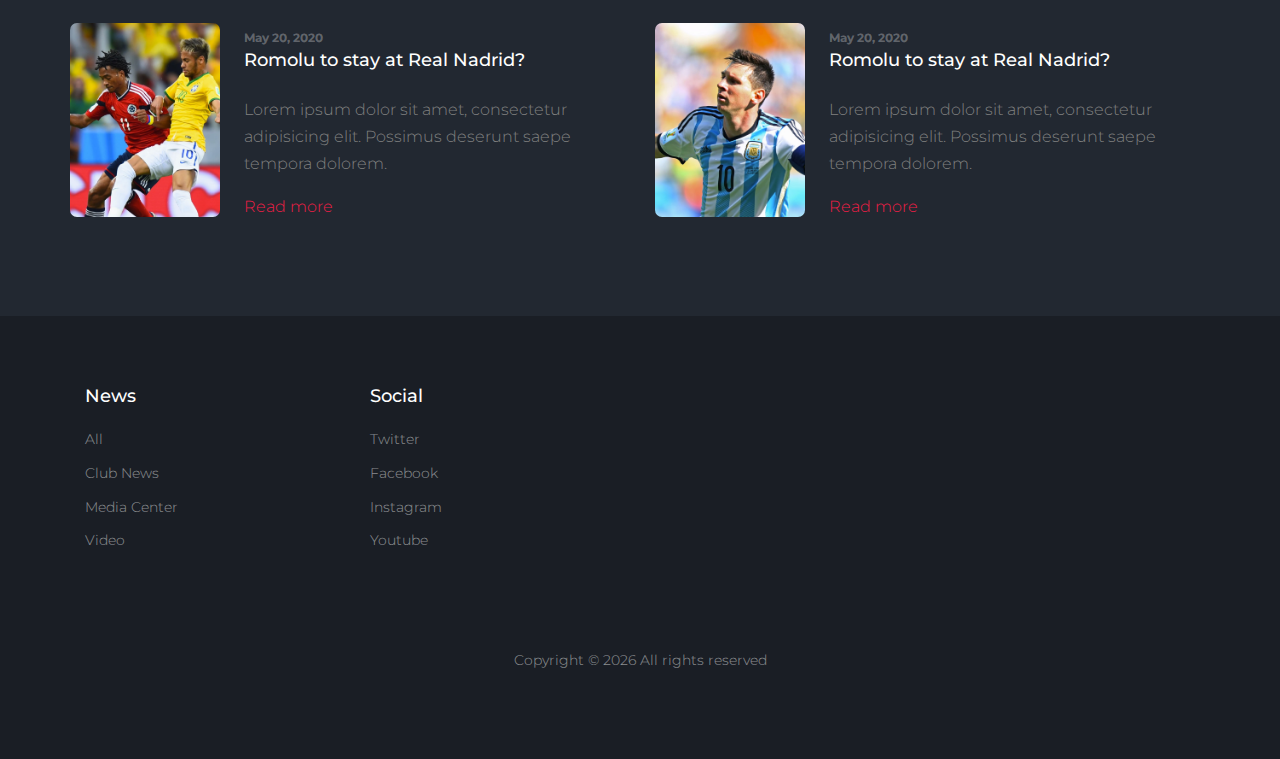
<file: players.html>
<!DOCTYPE html>
<html lang="en">
	<head>
		<title>Trisula.FC &mdash; Website Official</title>
		<meta charset="utf-8" />
		<meta name="viewport" content="width=device-width, initial-scale=1, shrink-to-fit=no" />

		<link href="https://fonts.googleapis.com/css2?family=Montserrat:wght@400;700&display=swap" rel="stylesheet" />

		<link rel="stylesheet" href="fonts/icomoon/style.css" />

		<link rel="stylesheet" href="css/bootstrap/bootstrap.css" />
		<link rel="stylesheet" href="css/jquery-ui.css" />
		<link rel="stylesheet" href="css/owl.carousel.min.css" />
		<link rel="stylesheet" href="css/owl.theme.default.min.css" />
		<link rel="stylesheet" href="css/owl.theme.default.min.css" />

		<link rel="stylesheet" href="css/jquery.fancybox.min.css" />

		<link rel="stylesheet" href="css/bootstrap-datepicker.css" />

		<link rel="stylesheet" href="fonts/flaticon/font/flaticon.css" />

		<link rel="stylesheet" href="css/aos.css" />

		<link rel="stylesheet" href="css/style.css" />
	</head>

	<body>
		<div class="site-wrap">
			<div class="site-mobile-menu site-navbar-target">
				<div class="site-mobile-menu-header">
					<div class="site-mobile-menu-close">
						<span class="icon-close2 js-menu-toggle"></span>
					</div>
				</div>
				<div class="site-mobile-menu-body"></div>
			</div>

			<header class="site-navbar py-4" role="banner">
				<div class="container">
					<div class="d-flex align-items-center">
						<div class="site-logo img">
							<a href="index.html">
								<img src="images/trisulafc_logo.png" alt="Logo" />
							</a>
						</div>
						<div class="ml-auto">
							<nav class="site-navigation position-relative text-right" role="navigation">
								<ul class="site-menu main-menu js-clone-nav mr-auto d-none d-lg-block">
									<li><a href="index.html" class="nav-link">Home</a></li>
									<li><a href="matches.html" class="nav-link">Matches</a></li>
									<li class="active"><a href="players.html" class="nav-link">Players</a></li>
									<!-- <li><a href="blog.html" class="nav-link">Blog</a></li> -->
									<li><a href="contact.html" class="nav-link">Contact</a></li>
								</ul>
							</nav>

							<a
								href="#"
								class="d-inline-block d-lg-none site-menu-toggle js-menu-toggle text-black float-right text-white"
								><span class="icon-menu h3 text-white"></span
							></a>
						</div>
					</div>
				</div>
			</header>

			<div class="hero overlay" style="background-image: url('images/bg_7.jpeg')">
				<div class="container">
					<div class="row align-items-center">
						<div class="col-lg-4 ml-auto">
							<h1 class="text-white">Players</h1>
							<p>
								Lorem ipsum dolor sit amet, consectetur adipisicing elit. Soluta, molestias repudiandae
								pariatur.
							</p>
						</div>
					</div>
				</div>
			</div>

			<div class="site-section">
				<div class="container">
					<div class="row">
						<div class="col-6 title-section">
							<h2 class="heading">Team Players</h2>
						</div>
						<div class="col-6 text-right">
							<div class="custom-nav">
								<a href="#" class="js-custom-prev-v2"><span class="icon-keyboard_arrow_left"></span></a>
								<span></span>
								<a href="#" class="js-custom-next-v2"
									><span class="icon-keyboard_arrow_right"></span
								></a>
							</div>
						</div>
					</div>

					<div class="owl-4-slider owl-carousel">
						<div class="item">
							<div class="video-media">
								<img src="images/img_1.jpg" alt="Image" class="img-fluid" />
								<a
									href="https://vimeo.com/139714818"
									class="d-flex play-button align-items-center"
									data-fancybox
								>
									<span class="icon mr-3">
										<span class="icon-play"></span>
									</span>
									<div class="caption">
										<span class="meta">#10 / Forward</span>
										<h3 class="m-0">Phillip Hobbs</h3>
									</div>
								</a>
							</div>
						</div>
						<div class="item">
							<div class="video-media">
								<img src="images/img_2.jpg" alt="Image" class="img-fluid" />
								<a
									href="https://vimeo.com/139714818"
									class="d-flex play-button align-items-center"
									data-fancybox
								>
									<span class="icon mr-3">
										<span class="icon-play"></span>
									</span>
									<div class="caption">
										<span class="meta">#7 / Forward</span>
										<h3 class="m-0">Garry Norris</h3>
									</div>
								</a>
							</div>
						</div>
						<div class="item">
							<div class="video-media">
								<img src="images/img_3.jpg" alt="Image" class="img-fluid" />
								<a
									href="https://vimeo.com/139714818"
									class="d-flex play-button align-items-center"
									data-fancybox
								>
									<span class="icon mr-3">
										<span class="icon-play"></span>
									</span>
									<div class="caption">
										<span class="meta">#4 / Forward</span>
										<h3 class="m-0">Romolu Harper</h3>
									</div>
								</a>
							</div>
						</div>

						<div class="item">
							<div class="video-media">
								<img src="images/img_1.jpg" alt="Image" class="img-fluid" />
								<a
									href="https://vimeo.com/139714818"
									class="d-flex play-button align-items-center"
									data-fancybox
								>
									<span class="icon mr-3">
										<span class="icon-play"></span>
									</span>
									<div class="caption">
										<span class="meta">#4 / Forward</span>
										<h3 class="m-0">Phillip Hobbs</h3>
									</div>
								</a>
							</div>
						</div>
						<div class="item">
							<div class="video-media">
								<img src="images/img_2.jpg" alt="Image" class="img-fluid" />
								<a
									href="https://vimeo.com/139714818"
									class="d-flex play-button align-items-center"
									data-fancybox
								>
									<span class="icon mr-3">
										<span class="icon-play"></span>
									</span>
									<div class="caption">
										<span class="meta">#1 / GoalKeeper</span>
										<h3 class="m-0">Garry Norris</h3>
									</div>
								</a>
							</div>
						</div>
						<div class="item">
							<div class="video-media">
								<img src="images/img_3.jpg" alt="Image" class="img-fluid" />
								<a
									href="https://vimeo.com/139714818"
									class="d-flex play-button align-items-center"
									data-fancybox
								>
									<span class="icon mr-3">
										<span class="icon-play"></span>
									</span>
									<div class="caption">
										<span class="meta">#8 / Forward</span>
										<h3 class="m-0">Romolu Harper</h3>
									</div>
								</a>
							</div>
						</div>
					</div>
				</div>
			</div>

			<div class="container site-section">
				<div class="row">
					<div class="col-6 title-section">
						<h2 class="heading">Our Team</h2>
					</div>
				</div>
				<div class="row">
					<div class="col-lg-6">
						<div class="custom-media d-flex">
							<div class="img mr-4">
								<img src="images/img_1.jpg" alt="Image" class="img-fluid" />
							</div>
							<div class="text">
								<span class="meta">May 20, 2020</span>
								<h3 class="mb-4"><a href="#">Romolu to stay at Real Nadrid?</a></h3>
								<p>
									Lorem ipsum dolor sit amet, consectetur adipisicing elit. Possimus deserunt saepe
									tempora dolorem.
								</p>
								<p><a href="#">Read more</a></p>
							</div>
						</div>
					</div>
					<div class="col-lg-6">
						<div class="custom-media d-flex">
							<div class="img mr-4">
								<img src="images/img_3.jpg" alt="Image" class="img-fluid" />
							</div>
							<div class="text">
								<span class="meta">May 20, 2020</span>
								<h3 class="mb-4"><a href="#">Romolu to stay at Real Nadrid?</a></h3>
								<p>
									Lorem ipsum dolor sit amet, consectetur adipisicing elit. Possimus deserunt saepe
									tempora dolorem.
								</p>
								<p><a href="#">Read more</a></p>
							</div>
						</div>
					</div>
				</div>
			</div>

			<footer class="footer-section">
				<div class="container">
					<div class="row">
						<div class="col-lg-3">
							<div class="widget mb-3">
								<h3>News</h3>
								<ul class="list-unstyled links">
									<li><a href="#">All</a></li>
									<li><a href="#">Club News</a></li>
									<li><a href="#">Media Center</a></li>
									<li><a href="#">Video</a></li>
									<!-- <li><a href="#">RSS</a></li> -->
								</ul>
							</div>
						</div>

						<!-- <div class="col-lg-3">
							<div class="widget mb-3">
								<h3>Tickets</h3>
								<ul class="list-unstyled links">
									<li><a href="#">Online Ticket</a></li>
									<li><a href="#">Payment and Prices</a></li>
									<li><a href="#">Contact &amp; Booking</a></li>
									<li><a href="#">Tickets</a></li>
									<li><a href="#">Coupon</a></li>
								</ul>
							</div>
						</div>
						<div class="col-lg-3">
							<div class="widget mb-3">
								<h3>Matches</h3>
								<ul class="list-unstyled links">
									<li><a href="#">Standings</a></li>
									<li><a href="#">World Cup</a></li>
									<li><a href="#">La Lega</a></li>
									<li><a href="#">Hyper Cup</a></li>
									<li><a href="#">World League</a></li>
								</ul>
							</div>
						</div> -->

						<div class="col-lg-6">
							<div class="widget mb-5">
								<h3>Social</h3>
								<ul class="list-unstyled links">
									<li><a href="https://twitter.com" target="blank">Twitter</a></li>
									<li><a href="https://facebook.com" target="blank">Facebook</a></li>
									<li><a href="https://instagram.com" target="blank">Instagram</a></li>
									<li><a href="https://youtube.com" target="blank">Youtube</a></li>
								</ul>
							</div>
						</div>
					</div>

					<div class="row text-center">
						<div class="col-md-12">
							<div class="pt-5">
								<p>
									<!-- Link back to Colorlib can't be removed. Template is licensed under CC BY 3.0. -->
									Copyright &copy;
									<script>
										document.write(new Date().getFullYear());
									</script>
									All rights reserved
									<!-- Link back to Colorlib can't be removed. Template is licensed under CC BY 3.0. -->
								</p>
							</div>
						</div>
					</div>
				</div>
			</footer>
		</div>
		<!-- .site-wrap -->

		<script src="js/jquery-3.3.1.min.js"></script>
		<script src="js/jquery-migrate-3.0.1.min.js"></script>
		<script src="js/jquery-ui.js"></script>
		<script src="js/popper.min.js"></script>
		<script src="js/bootstrap.min.js"></script>
		<script src="js/owl.carousel.min.js"></script>
		<script src="js/jquery.stellar.min.js"></script>
		<script src="js/jquery.countdown.min.js"></script>
		<script src="js/bootstrap-datepicker.min.js"></script>
		<script src="js/jquery.easing.1.3.js"></script>
		<script src="js/aos.js"></script>
		<script src="js/jquery.fancybox.min.js"></script>
		<script src="js/jquery.sticky.js"></script>
		<script src="js/jquery.mb.YTPlayer.min.js"></script>

		<script src="js/main.js"></script>
	</body>
</html>
</file>
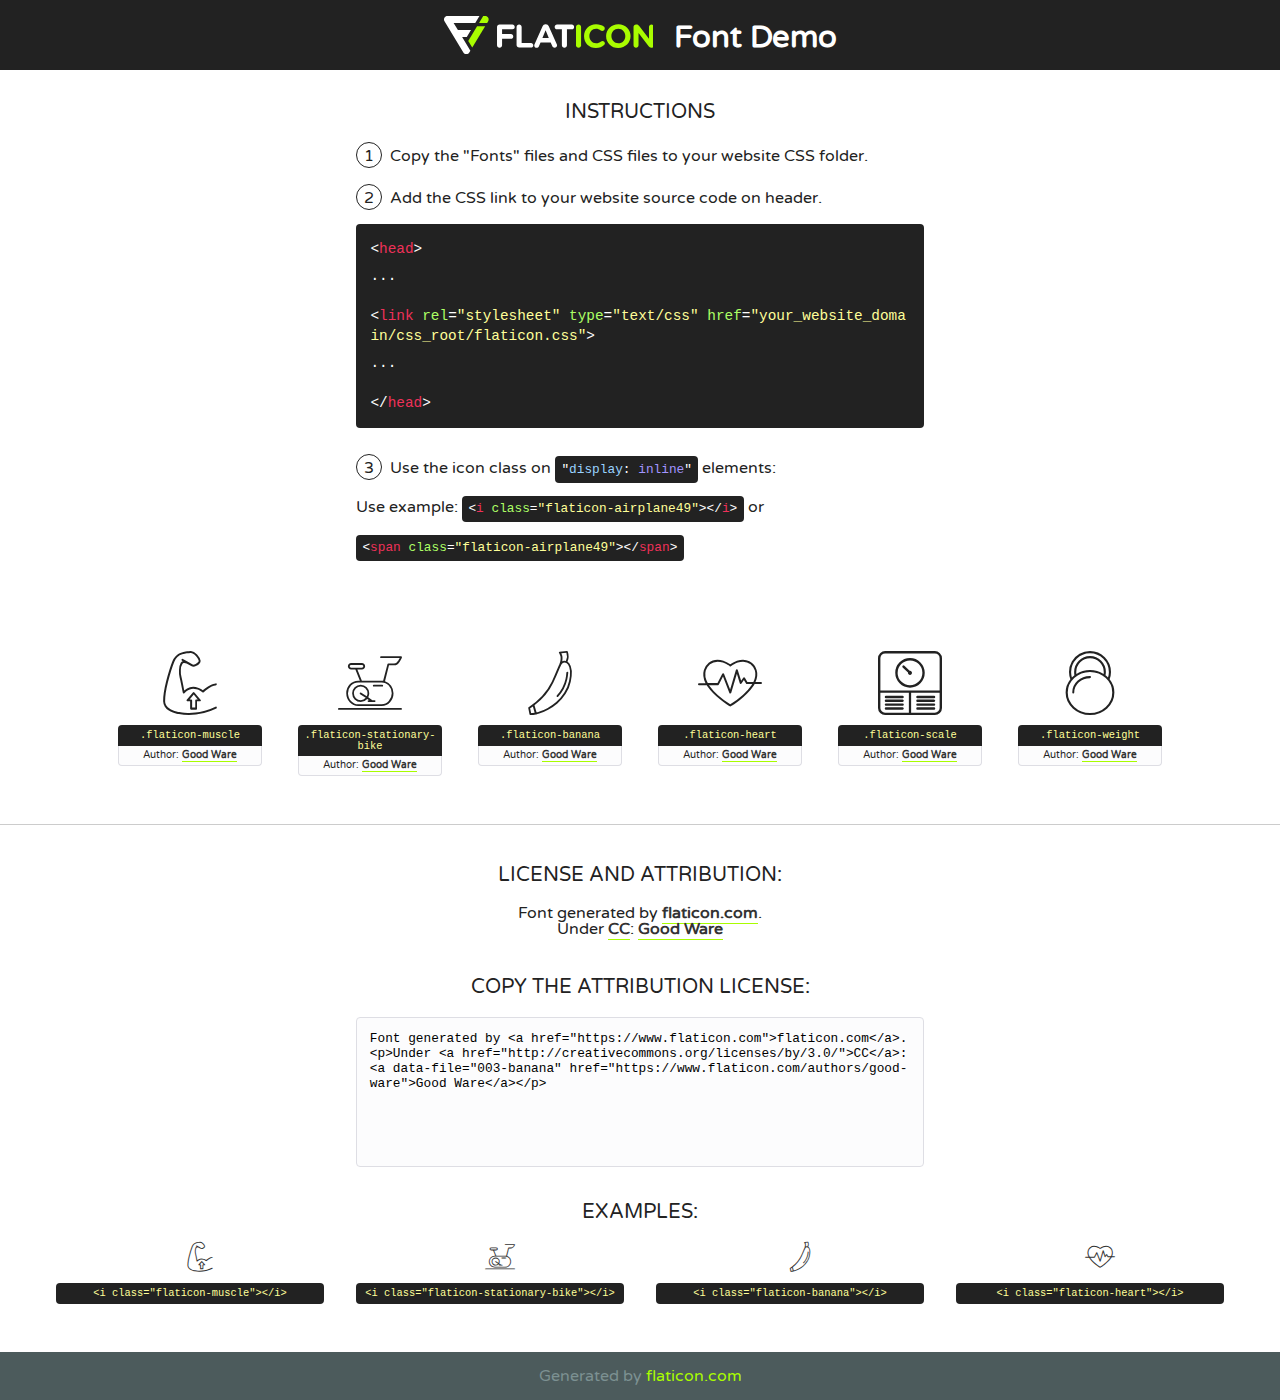
<file: fonts/flaticon/font/flaticon.html>
<!DOCTYPE html>
<!--
  Flaticon icon font: Flaticon
  Creation date: 03/06/2019 10:47
-->
<html>
<!DOCTYPE html>
<html>

<head>
    <title>Flaticon WebFont</title>
    <link href="http://fonts.googleapis.com/css?family=Varela+Round" rel="stylesheet" type="text/css" />
    <link rel="stylesheet" type="text/css" href="flaticon.css">
    <meta charset="UTF-8">
    <style>
    html, body, div, span, applet, object, iframe,
    h1, h2, h3, h4, h5, h6, p, blockquote, pre,
    a, abbr, acronym, address, big, cite, code,
    del, dfn, em, img, ins, kbd, q, s, samp,
    small, strike, strong, sub, sup, tt, var,
    b, u, i, center,
    dl, dt, dd, ol, ul, li,
    fieldset, form, label, legend,
    table, caption, tbody, tfoot, thead, tr, th, td,
    article, aside, canvas, details, embed, 
    figure, figcaption, footer, header, hgroup, 
    menu, nav, output, ruby, section, summary,
    time, mark, audio, video {
        margin: 0;
        padding: 0;
        border: 0;
        font-size: 100%;
        font: inherit;
        vertical-align: baseline;
    }
    /* HTML5 display-role reset for older browsers */
    article, aside, details, figcaption, figure, 
    footer, header, hgroup, menu, nav, section {
        display: block;
    }
    body {
        line-height: 1;
    }
    ol, ul {
        list-style: none;
    }
    blockquote, q {
        quotes: none;
    }
    blockquote:before, blockquote:after,
    q:before, q:after {
        content: '';
        content: none;
    }
    table {
        border-collapse: collapse;
        border-spacing: 0;
    }
    body {
        font-family: 'Varela Round', Helvetica, Arial, sans-serif;
        font-size: 16px;
        color: #222;
    }
    a {
        color: #333;
        border-bottom: 1px solid #a9fd00;
        font-weight: bold;
        text-decoration: none;
    }
    * {
        -moz-box-sizing: border-box;
        -webkit-box-sizing: border-box;
        box-sizing: border-box;
        margin: 0;
        padding: 0;
    }
    [class^="flaticon-"]:before, [class*=" flaticon-"]:before, [class^="flaticon-"]:after, [class*=" flaticon-"]:after {
        font-family: Flaticon;
        font-size: 30px;
        font-style: normal;
        margin-left: 20px;
        color: #333;
    }
    .wrapper {
        max-width: 600px;
        margin: auto;
        padding: 0 1em;
    }
    .title {
        font-size: 1.25em;
        text-align: center;
        margin-bottom: 1em;
        text-transform: uppercase;
    }
    header {
        text-align: center;
        background-color: #222;
        color: #fff;
        padding: 1em;
    }
    header .logo {
        width: 210px;
        height: 38px;
        display: inline-block;
        vertical-align: middle;
        margin-right: 1em;
        border: none;
    }
    header strong {
        font-size: 1.95em;
        font-weight: bold;
        vertical-align: middle;
        margin-top: 5px;
        display: inline-block;
    }
    .demo {
        margin: 2em auto;
        line-height: 1.25em;
    }
    .demo ul li {
        margin-bottom: 1em;
    }
    .demo ul li .num {
        color: #222;
        border-radius: 20px;
        display: inline-block;
        width: 26px;
        padding: 3px;
        height: 26px;
        text-align: center;
        margin-right: 0.5em;
        border: 1px solid #222;
    }
    .demo ul li code {
        background-color: #222;
        border-radius: 4px;
        padding: 0.25em 0.5em;
        display: inline-block;
        color: #fff;
        font-family: Consolas,Monaco,Lucida Console,Liberation Mono,DejaVu Sans Mono,Bitstream Vera Sans Mono,Courier New, monospace;
        font-weight: lighter;
        margin-top: 1em;
        font-size: 0.8em;
        word-break: break-all;
    }
    .demo ul li code.big {
        padding: 1em;
        font-size: 0.9em;
    }
    .demo ul li code .red {
        color: #EF3159;
    }
    .demo ul li code .green {
        color: #ACFF65;
    }
    .demo ul li code .yellow {
        color: #FFFF99;
    }
    .demo ul li code .blue {
        color: #99D3FF;
    }
    .demo ul li code .purple {
        color: #A295FF;
    }
    .demo ul li code .dots {
        margin-top: 0.5em;
        display: block;
    }
    #glyphs {
        border-bottom: 1px solid #ccc;
        padding: 2em 0;
        text-align: center;
    }
    .glyph {
        display: inline-block;
        width: 9em;
        margin: 1em;
        text-align: center;
        vertical-align: top;
        background: #FFF;
    }
    .glyph .glyph-icon {
        padding: 10px;
        display: block;
        font-family:"Flaticon";
        font-size: 64px;
        line-height: 1;
    }
    .glyph .glyph-icon:before {
        font-size: 64px;
        color: #222;
        margin-left: 0;
    }
    .class-name {
        font-size: 0.65em;
        background-color: #222;
        color: #fff;
        border-radius: 4px 4px 0 0;
        padding: 0.5em;
        color: #FFFF99;
        font-family: Consolas,Monaco,Lucida Console,Liberation Mono,DejaVu Sans Mono,Bitstream Vera Sans Mono,Courier New, monospace;
    }
    .author-name {
        font-size: 0.6em;
        background-color: #fcfcfd;
        border: 1px solid #DEDEE4;
        border-top: 0;
        border-radius: 0 0 4px 4px;
        padding: 0.5em;
    }
    .class-name:last-child {
        font-size: 10px;
        color:#888;
    }
    .class-name:last-child a {
        font-size: 10px;
        color:#555;
    }
    .class-name:last-child a:hover {
        color:#a9fd00;
    }
    .glyph > input {
        display: block;
        width: 100px;
        margin: 5px auto;
        text-align: center;
        font-size: 12px;
        cursor: text;
    }
    .glyph > input.icon-input {
        font-family:"Flaticon";
        font-size: 16px;
        margin-bottom: 10px;
    }
    .attribution .title {
        margin-top: 2em;
    }
    .attribution textarea {
        background-color: #fcfcfd;
        padding: 1em;
        border: none;
        box-shadow: none;
        border: 1px solid #DEDEE4;
        border-radius: 4px;
        resize: none;
        width: 100%;
        height: 150px;
        font-size: 0.8em;
        font-family: Consolas,Monaco,Lucida Console,Liberation Mono,DejaVu Sans Mono,Bitstream Vera Sans Mono,Courier New, monospace;
        -webkit-appearance: none;
    }
    .iconsuse {
        margin: 2em auto;
        text-align: center;
        max-width: 1200px;
    }
    .iconsuse:after {
        content: '';
        display: table;
        clear: both;
    }
    .iconsuse .image {
        float: left;
        width: 25%;
        padding: 0 1em;
    }
    .iconsuse .image p {
        margin-bottom: 1em;
    }
    .iconsuse .image span {
        display: block;
        font-size: 0.65em;
        background-color: #222;
        color: #fff;
        border-radius: 4px;
        padding: 0.5em;
        color: #FFFF99;
        margin-top: 1em;
        font-family: Consolas,Monaco,Lucida Console,Liberation Mono,DejaVu Sans Mono,Bitstream Vera Sans Mono,Courier New, monospace;
    }
    #footer {
        text-align: center;
        background-color: #4C5B5C;
        color: #7c9192;
        padding: 1em;
    }
    #footer a {
        border: none;
        color: #a9fd00;
        font-weight: normal;
    }
    @media (max-width: 960px) {
        .iconsuse .image {
            width: 50%;
        }
    }
    @media (max-width: 560px) {
        .iconsuse .image {
            width: 100%;
        }
    }
    </style>
</head>

<body class="characters-off">

    <header>
        <a href="https://www.flaticon.com" target="_blank" class="logo">
            <svg version="1.1" xmlns="http://www.w3.org/2000/svg" xmlns:xlink="http://www.w3.org/1999/xlink" xmlns:a="http://ns.adobe.com/AdobeSVGViewerExtensions/3.0/" viewBox="0 0 560.875 102.036" enable-background="new 0 0 560.875 102.036" xml:space="preserve">
                <defs>
                </defs>
                <g>
                    <g class="letters">
                        <path fill="#ffffff" d="M141.596,29.675c0-3.777,2.985-6.767,6.764-6.767h34.438c3.426,0,6.15,2.728,6.15,6.15
                        c0,3.43-2.724,6.149-6.15,6.149h-27.674v13.091h23.719c3.429,0,6.151,2.724,6.151,6.15c0,3.43-2.723,6.149-6.151,6.149h-23.719
                        v17.574c0,3.773-2.986,6.761-6.764,6.761c-3.779,0-6.764-2.989-6.764-6.761V29.675z"></path>
                        <path fill="#ffffff" d="M193.844,29.149c0-3.781,2.985-6.767,6.764-6.767c3.776,0,6.763,2.985,6.763,6.767v42.957h25.039
                        c3.426,0,6.149,2.726,6.149,6.153c0,3.425-2.723,6.15-6.149,6.15h-31.802c-3.779,0-6.764-2.986-6.764-6.768V29.149z"></path>
                        <path fill="#ffffff" d="M241.891,75.71l21.438-48.407c1.492-3.341,4.215-5.357,7.906-5.357h0.792
                        c3.686,0,6.323,2.017,7.815,5.357l21.439,48.407c0.436,0.967,0.701,1.845,0.701,2.723c0,3.602-2.809,6.501-6.414,6.501
                        c-3.161,0-5.269-1.845-6.499-4.655l-4.132-9.661h-27.059l-4.301,10.102c-1.144,2.631-3.426,4.214-6.237,4.214
                        c-3.517,0-6.24-2.81-6.24-6.325C241.1,77.64,241.451,76.677,241.891,75.71z M279.932,58.666l-8.521-20.297l-8.526,20.297H279.932
                        z"></path>
                        <path fill="#ffffff" d="M314.864,35.387H301.86c-3.429,0-6.239-2.813-6.239-6.238c0-3.429,2.811-6.24,6.239-6.24h39.533
                        c3.426,0,6.237,2.811,6.237,6.24c0,3.425-2.811,6.238-6.237,6.238h-13.001v42.785c0,3.773-2.99,6.761-6.764,6.761
                        c-3.779,0-6.764-2.989-6.764-6.761V35.387z"></path>
                        <path fill="#A9FD00" d="M352.615,29.149c0-3.781,2.985-6.767,6.767-6.767c3.774,0,6.761,2.985,6.761,6.767v49.024
                        c0,3.773-2.987,6.761-6.761,6.761c-3.781,0-6.767-2.989-6.767-6.761V29.149z"></path>
                        <path fill="#A9FD00" d="M374.132,53.836v-0.179c0-17.481,13.178-31.801,32.065-31.801c9.22,0,15.459,2.458,20.557,6.238
                        c1.402,1.054,2.637,2.985,2.637,5.357c0,3.692-2.985,6.59-6.681,6.59c-1.845,0-3.071-0.702-4.044-1.319
                        c-3.776-2.813-7.729-4.393-12.562-4.393c-10.364,0-17.831,8.611-17.831,19.154v0.173c0,10.542,7.291,19.329,17.831,19.329
                        c5.715,0,9.492-1.756,13.359-4.834c1.049-0.874,2.458-1.491,4.039-1.491c3.429,0,6.325,2.813,6.325,6.236
                        c0,2.106-1.056,3.78-2.282,4.834c-5.539,4.834-12.036,7.733-21.878,7.733C387.572,85.464,374.132,71.493,374.132,53.836z"></path>
                        <path fill="#A9FD00" d="M433.009,53.836v-0.179c0-17.481,13.79-31.801,32.766-31.801c18.981,0,32.592,14.143,32.592,31.628v0.173
                        c0,17.483-13.785,31.807-32.769,31.807C446.625,85.464,433.009,71.32,433.009,53.836z M484.224,53.836v-0.179
                        c0-10.539-7.725-19.326-18.626-19.326c-10.893,0-18.449,8.611-18.449,19.154v0.173c0,10.542,7.73,19.329,18.626,19.329
                        C476.676,72.986,484.224,64.378,484.224,53.836z"></path>
                        <path fill="#A9FD00" d="M506.233,29.321c0-3.774,2.99-6.763,6.767-6.763h1.401c3.252,0,5.183,1.583,7.029,3.953l26.093,34.265
                        V29.059c0-3.692,2.99-6.677,6.681-6.677c3.683,0,6.671,2.985,6.671,6.677v48.934c0,3.78-2.987,6.765-6.764,6.765h-0.436
                        c-3.257,0-5.188-1.581-7.034-3.953l-27.056-35.492v32.944c0,3.687-2.985,6.676-6.678,6.676c-3.683,0-6.673-2.989-6.673-6.676
                        V29.321z"></path>
                    </g>
                    <g class="insignia">
                        <path fill="#ffffff" d="M48.372,56.137h12.517l11.156-18.537H37.186L25.688,18.539h57.825L94.668,0H9.271
                        C5.925,0,2.842,1.801,1.198,4.716c-1.644,2.907-1.593,6.482,0.134,9.343l50.38,83.501c1.678,2.781,4.689,4.476,7.938,4.476
                        c3.246,0,6.257-1.695,7.935-4.476l2.898-4.804L48.372,56.137z"></path>
                        <g class="i">
                            <path fill="#A9FD00" d="M93.575,18.539h0.031v0.004l21.652,0.004l2.705-4.488c1.727-2.861,1.778-6.436,0.133-9.343
                            C116.454,1.801,113.371,0,110.026,0h-5.294L93.575,18.539z"></path>
                            <polygon fill="#A9FD00" points="88.291,27.356 64.725,66.486 75.519,84.404 109.942,27.356"></polygon>
                        </g>
                    </g>
                </g>
            </svg>
        </a>
        <strong>Font Demo</strong>
    </header>


    <section class="demo wrapper">

        <p class="title">Instructions</p>

        <ul>
            <li>
                <span class="num">1</span>Copy the "Fonts" files and CSS files to your website CSS folder.
            </li>
            <li>
                <span class="num">2</span>Add the CSS link to your website source code on header.
                <code class="big">
                    &lt;<span class="red">head</span>&gt;
                    <br/><span class="dots">...</span>
                    <br/>&lt;<span class="red">link</span> <span class="green">rel</span>=<span class="yellow">"stylesheet"</span> <span class="green">type</span>=<span class="yellow">"text/css"</span> <span class="green">href</span>=<span class="yellow">"your_website_domain/css_root/flaticon.css"</span>&gt;
                    <br/><span class="dots">...</span>
                    <br/>&lt;/<span class="red">head</span>&gt;
                </code>
            </li>

            <li>
                <p>
                    <span class="num">3</span>Use the icon class on <code>"<span class="blue">display</span>:<span class="purple"> inline</span>"</code> elements:
                    <br />
                    Use example: <code>&lt;<span class="red">i</span> <span class="green">class</span>=<span class="yellow">&quot;flaticon-airplane49&quot;</span>&gt;&lt;/<span class="red">i</span>&gt;</code> or <code>&lt;<span class="red">span</span> <span class="green">class</span>=<span class="yellow">&quot;flaticon-airplane49&quot;</span>&gt;&lt;/<span class="red">span</span>&gt;</code>
            </li>
        </ul>

    </section>




   <section id="glyphs">          
    
      
        <div class="glyph"><div class="glyph-icon flaticon-muscle"></div>
            <div class="class-name">.flaticon-muscle</div>
            <div class="author-name">Author: <a data-file="001-muscle" href="https://www.flaticon.com/authors/good-ware">Good Ware</a> </div> 
        </div>        
        
        <div class="glyph"><div class="glyph-icon flaticon-stationary-bike"></div>
            <div class="class-name">.flaticon-stationary-bike</div>
            <div class="author-name">Author: <a data-file="002-stationary-bike" href="https://www.flaticon.com/authors/good-ware">Good Ware</a> </div> 
        </div>        
        
        <div class="glyph"><div class="glyph-icon flaticon-banana"></div>
            <div class="class-name">.flaticon-banana</div>
            <div class="author-name">Author: <a data-file="003-banana" href="https://www.flaticon.com/authors/good-ware">Good Ware</a> </div> 
        </div>        
        
        <div class="glyph"><div class="glyph-icon flaticon-heart"></div>
            <div class="class-name">.flaticon-heart</div>
            <div class="author-name">Author: <a data-file="004-heart" href="https://www.flaticon.com/authors/good-ware">Good Ware</a> </div> 
        </div>        
        
        <div class="glyph"><div class="glyph-icon flaticon-scale"></div>
            <div class="class-name">.flaticon-scale</div>
            <div class="author-name">Author: <a data-file="005-scale" href="https://www.flaticon.com/authors/good-ware">Good Ware</a> </div> 
        </div>        
        
        <div class="glyph"><div class="glyph-icon flaticon-weight"></div>
            <div class="class-name">.flaticon-weight</div>
            <div class="author-name">Author: <a data-file="006-weight" href="https://www.flaticon.com/authors/good-ware">Good Ware</a> </div> 
        </div>        
        

    </section>



    <section class="attribution wrapper"   style="text-align:center;">

      <div class="title">License and attribution:</div><div class="attrDiv">Font generated by <a href="https://www.flaticon.com">flaticon.com</a>. <div><p>Under <a href="http://creativecommons.org/licenses/by/3.0/">CC</a>: <a data-file="003-banana" href="https://www.flaticon.com/authors/good-ware">Good Ware</a></p>  </div>
      </div>
      <div class="title">Copy the Attribution License:</div>

    <textarea onclick="this.focus();this.select();">Font generated by &lt;a href=&quot;https://www.flaticon.com&quot;&gt;flaticon.com&lt;/a&gt;. <p>Under <a href="http://creativecommons.org/licenses/by/3.0/">CC</a>: <a data-file="003-banana" href="https://www.flaticon.com/authors/good-ware">Good Ware</a></p>  
     </textarea>

    </section>

    <section class="iconsuse">

          <div class="title">Examples:</div>            
             
            <div class="image">
                <p>
                    <i class="glyph-icon flaticon-muscle"></i> 
                    <span>&lt;i class=&quot;flaticon-muscle&quot;&gt;&lt;/i&gt;</span>
                </p>
            </div>
            
            <div class="image">
                <p>
                    <i class="glyph-icon flaticon-stationary-bike"></i> 
                    <span>&lt;i class=&quot;flaticon-stationary-bike&quot;&gt;&lt;/i&gt;</span>
                </p>
            </div>
            
            <div class="image">
                <p>
                    <i class="glyph-icon flaticon-banana"></i> 
                    <span>&lt;i class=&quot;flaticon-banana&quot;&gt;&lt;/i&gt;</span>
                </p>
            </div>
            
            <div class="image">
                <p>
                    <i class="glyph-icon flaticon-heart"></i> 
                    <span>&lt;i class=&quot;flaticon-heart&quot;&gt;&lt;/i&gt;</span>
                </p>
            </div>
                       
        </div>
                            
    </section>

<div id="footer">
    <div>Generated by <a href="https://www.flaticon.com">flaticon.com</a>
    </div>
</div>



</body>
</html>
</file>
<file: fonts/icomoon/style.css>
@font-face {
  font-family: 'icomoon';
  src:  url('fonts/icomoon.eot?10si43');
  src:  url('fonts/icomoon.eot?10si43#iefix') format('embedded-opentype'),
    url('fonts/icomoon.ttf?10si43') format('truetype'),
    url('fonts/icomoon.woff?10si43') format('woff'),
    url('fonts/icomoon.svg?10si43#icomoon') format('svg');
  font-weight: normal;
  font-style: normal;
}

[class^="icon-"], [class*=" icon-"] {
  /* use !important to prevent issues with browser extensions that change fonts */
  font-family: 'icomoon' !important;
  speak: none;
  font-style: normal;
  font-weight: normal;
  font-variant: normal;
  text-transform: none;
  line-height: 1;

  /* Better Font Rendering =========== */
  -webkit-font-smoothing: antialiased;
  -moz-osx-font-smoothing: grayscale;
}

.icon-asterisk:before {
  content: "\f069";
}
.icon-plus:before {
  content: "\f067";
}
.icon-question:before {
  content: "\f128";
}
.icon-minus:before {
  content: "\f068";
}
.icon-glass:before {
  content: "\f000";
}
.icon-music:before {
  content: "\f001";
}
.icon-search:before {
  content: "\f002";
}
.icon-envelope-o:before {
  content: "\f003";
}
.icon-heart:before {
  content: "\f004";
}
.icon-star:before {
  content: "\f005";
}
.icon-star-o:before {
  content: "\f006";
}
.icon-user:before {
  content: "\f007";
}
.icon-film:before {
  content: "\f008";
}
.icon-th-large:before {
  content: "\f009";
}
.icon-th:before {
  content: "\f00a";
}
.icon-th-list:before {
  content: "\f00b";
}
.icon-check:before {
  content: "\f00c";
}
.icon-close:before {
  content: "\f00d";
}
.icon-remove:before {
  content: "\f00d";
}
.icon-times:before {
  content: "\f00d";
}
.icon-search-plus:before {
  content: "\f00e";
}
.icon-search-minus:before {
  content: "\f010";
}
.icon-power-off:before {
  content: "\f011";
}
.icon-signal:before {
  content: "\f012";
}
.icon-cog:before {
  content: "\f013";
}
.icon-gear:before {
  content: "\f013";
}
.icon-trash-o:before {
  content: "\f014";
}
.icon-home:before {
  content: "\f015";
}
.icon-file-o:before {
  content: "\f016";
}
.icon-clock-o:before {
  content: "\f017";
}
.icon-road:before {
  content: "\f018";
}
.icon-download:before {
  content: "\f019";
}
.icon-arrow-circle-o-down:before {
  content: "\f01a";
}
.icon-arrow-circle-o-up:before {
  content: "\f01b";
}
.icon-inbox:before {
  content: "\f01c";
}
.icon-play-circle-o:before {
  content: "\f01d";
}
.icon-repeat:before {
  content: "\f01e";
}
.icon-rotate-right:before {
  content: "\f01e";
}
.icon-refresh:before {
  content: "\f021";
}
.icon-list-alt:before {
  content: "\f022";
}
.icon-lock:before {
  content: "\f023";
}
.icon-flag:before {
  content: "\f024";
}
.icon-headphones:before {
  content: "\f025";
}
.icon-volume-off:before {
  content: "\f026";
}
.icon-volume-down:before {
  content: "\f027";
}
.icon-volume-up:before {
  content: "\f028";
}
.icon-qrcode:before {
  content: "\f029";
}
.icon-barcode:before {
  content: "\f02a";
}
.icon-tag:before {
  content: "\f02b";
}
.icon-tags:before {
  content: "\f02c";
}
.icon-book:before {
  content: "\f02d";
}
.icon-bookmark:before {
  content: "\f02e";
}
.icon-print:before {
  content: "\f02f";
}
.icon-camera:before {
  content: "\f030";
}
.icon-font:before {
  content: "\f031";
}
.icon-bold:before {
  content: "\f032";
}
.icon-italic:before {
  content: "\f033";
}
.icon-text-height:before {
  content: "\f034";
}
.icon-text-width:before {
  content: "\f035";
}
.icon-align-left:before {
  content: "\f036";
}
.icon-align-center:before {
  content: "\f037";
}
.icon-align-right:before {
  content: "\f038";
}
.icon-align-justify:before {
  content: "\f039";
}
.icon-list:before {
  content: "\f03a";
}
.icon-dedent:before {
  content: "\f03b";
}
.icon-outdent:before {
  content: "\f03b";
}
.icon-indent:before {
  content: "\f03c";
}
.icon-video-camera:before {
  content: "\f03d";
}
.icon-image:before {
  content: "\f03e";
}
.icon-photo:before {
  content: "\f03e";
}
.icon-picture-o:before {
  content: "\f03e";
}
.icon-pencil:before {
  content: "\f040";
}
.icon-map-marker:before {
  content: "\f041";
}
.icon-adjust:before {
  content: "\f042";
}
.icon-tint:before {
  content: "\f043";
}
.icon-edit:before {
  content: "\f044";
}
.icon-pencil-square-o:before {
  content: "\f044";
}
.icon-share-square-o:before {
  content: "\f045";
}
.icon-check-square-o:before {
  content: "\f046";
}
.icon-arrows:before {
  content: "\f047";
}
.icon-step-backward:before {
  content: "\f048";
}
.icon-fast-backward:before {
  content: "\f049";
}
.icon-backward:before {
  content: "\f04a";
}
.icon-play:before {
  content: "\f04b";
}
.icon-pause:before {
  content: "\f04c";
}
.icon-stop:before {
  content: "\f04d";
}
.icon-forward:before {
  content: "\f04e";
}
.icon-fast-forward:before {
  content: "\f050";
}
.icon-step-forward:before {
  content: "\f051";
}
.icon-eject:before {
  content: "\f052";
}
.icon-chevron-left:before {
  content: "\f053";
}
.icon-chevron-right:before {
  content: "\f054";
}
.icon-plus-circle:before {
  content: "\f055";
}
.icon-minus-circle:before {
  content: "\f056";
}
.icon-times-circle:before {
  content: "\f057";
}
.icon-check-circle:before {
  content: "\f058";
}
.icon-question-circle:before {
  content: "\f059";
}
.icon-info-circle:before {
  content: "\f05a";
}
.icon-crosshairs:before {
  content: "\f05b";
}
.icon-times-circle-o:before {
  content: "\f05c";
}
.icon-check-circle-o:before {
  content: "\f05d";
}
.icon-ban:before {
  content: "\f05e";
}
.icon-arrow-left:before {
  content: "\f060";
}
.icon-arrow-right:before {
  content: "\f061";
}
.icon-arrow-up:before {
  content: "\f062";
}
.icon-arrow-down:before {
  content: "\f063";
}
.icon-mail-forward:before {
  content: "\f064";
}
.icon-share:before {
  content: "\f064";
}
.icon-expand:before {
  content: "\f065";
}
.icon-compress:before {
  content: "\f066";
}
.icon-exclamation-circle:before {
  content: "\f06a";
}
.icon-gift:before {
  content: "\f06b";
}
.icon-leaf:before {
  content: "\f06c";
}
.icon-fire:before {
  content: "\f06d";
}
.icon-eye:before {
  content: "\f06e";
}
.icon-eye-slash:before {
  content: "\f070";
}
.icon-exclamation-triangle:before {
  content: "\f071";
}
.icon-warning:before {
  content: "\f071";
}
.icon-plane:before {
  content: "\f072";
}
.icon-calendar:before {
  content: "\f073";
}
.icon-random:before {
  content: "\f074";
}
.icon-comment:before {
  content: "\f075";
}
.icon-magnet:before {
  content: "\f076";
}
.icon-chevron-up:before {
  content: "\f077";
}
.icon-chevron-down:before {
  content: "\f078";
}
.icon-retweet:before {
  content: "\f079";
}
.icon-shopping-cart:before {
  content: "\f07a";
}
.icon-folder:before {
  content: "\f07b";
}
.icon-folder-open:before {
  content: "\f07c";
}
.icon-arrows-v:before {
  content: "\f07d";
}
.icon-arrows-h:before {
  content: "\f07e";
}
.icon-bar-chart:before {
  content: "\f080";
}
.icon-bar-chart-o:before {
  content: "\f080";
}
.icon-twitter-square:before {
  content: "\f081";
}
.icon-facebook-square:before {
  content: "\f082";
}
.icon-camera-retro:before {
  content: "\f083";
}
.icon-key:before {
  content: "\f084";
}
.icon-cogs:before {
  content: "\f085";
}
.icon-gears:before {
  content: "\f085";
}
.icon-comments:before {
  content: "\f086";
}
.icon-thumbs-o-up:before {
  content: "\f087";
}
.icon-thumbs-o-down:before {
  content: "\f088";
}
.icon-star-half:before {
  content: "\f089";
}
.icon-heart-o:before {
  content: "\f08a";
}
.icon-sign-out:before {
  content: "\f08b";
}
.icon-linkedin-square:before {
  content: "\f08c";
}
.icon-thumb-tack:before {
  content: "\f08d";
}
.icon-external-link:before {
  content: "\f08e";
}
.icon-sign-in:before {
  content: "\f090";
}
.icon-trophy:before {
  content: "\f091";
}
.icon-github-square:before {
  content: "\f092";
}
.icon-upload:before {
  content: "\f093";
}
.icon-lemon-o:before {
  content: "\f094";
}
.icon-phone:before {
  content: "\f095";
}
.icon-square-o:before {
  content: "\f096";
}
.icon-bookmark-o:before {
  content: "\f097";
}
.icon-phone-square:before {
  content: "\f098";
}
.icon-twitter:before {
  content: "\f099";
}
.icon-facebook:before {
  content: "\f09a";
}
.icon-facebook-f:before {
  content: "\f09a";
}
.icon-github:before {
  content: "\f09b";
}
.icon-unlock:before {
  content: "\f09c";
}
.icon-credit-card:before {
  content: "\f09d";
}
.icon-feed:before {
  content: "\f09e";
}
.icon-rss:before {
  content: "\f09e";
}
.icon-hdd-o:before {
  content: "\f0a0";
}
.icon-bullhorn:before {
  content: "\f0a1";
}
.icon-bell-o:before {
  content: "\f0a2";
}
.icon-certificate:before {
  content: "\f0a3";
}
.icon-hand-o-right:before {
  content: "\f0a4";
}
.icon-hand-o-left:before {
  content: "\f0a5";
}
.icon-hand-o-up:before {
  content: "\f0a6";
}
.icon-hand-o-down:before {
  content: "\f0a7";
}
.icon-arrow-circle-left:before {
  content: "\f0a8";
}
.icon-arrow-circle-right:before {
  content: "\f0a9";
}
.icon-arrow-circle-up:before {
  content: "\f0aa";
}
.icon-arrow-circle-down:before {
  content: "\f0ab";
}
.icon-globe:before {
  content: "\f0ac";
}
.icon-wrench:before {
  content: "\f0ad";
}
.icon-tasks:before {
  content: "\f0ae";
}
.icon-filter:before {
  content: "\f0b0";
}
.icon-briefcase:before {
  content: "\f0b1";
}
.icon-arrows-alt:before {
  content: "\f0b2";
}
.icon-group:before {
  content: "\f0c0";
}
.icon-users:before {
  content: "\f0c0";
}
.icon-chain:before {
  content: "\f0c1";
}
.icon-link:before {
  content: "\f0c1";
}
.icon-cloud:before {
  content: "\f0c2";
}
.icon-flask:before {
  content: "\f0c3";
}
.icon-cut:before {
  content: "\f0c4";
}
.icon-scissors:before {
  content: "\f0c4";
}
.icon-copy:before {
  content: "\f0c5";
}
.icon-files-o:before {
  content: "\f0c5";
}
.icon-paperclip:before {
  content: "\f0c6";
}
.icon-floppy-o:before {
  content: "\f0c7";
}
.icon-save:before {
  content: "\f0c7";
}
.icon-square:before {
  content: "\f0c8";
}
.icon-bars:before {
  content: "\f0c9";
}
.icon-navicon:before {
  content: "\f0c9";
}
.icon-reorder:before {
  content: "\f0c9";
}
.icon-list-ul:before {
  content: "\f0ca";
}
.icon-list-ol:before {
  content: "\f0cb";
}
.icon-strikethrough:before {
  content: "\f0cc";
}
.icon-underline:before {
  content: "\f0cd";
}
.icon-table:before {
  content: "\f0ce";
}
.icon-magic:before {
  content: "\f0d0";
}
.icon-truck:before {
  content: "\f0d1";
}
.icon-pinterest:before {
  content: "\f0d2";
}
.icon-pinterest-square:before {
  content: "\f0d3";
}
.icon-google-plus-square:before {
  content: "\f0d4";
}
.icon-google-plus:before {
  content: "\f0d5";
}
.icon-money:before {
  content: "\f0d6";
}
.icon-caret-down:before {
  content: "\f0d7";
}
.icon-caret-up:before {
  content: "\f0d8";
}
.icon-caret-left:before {
  content: "\f0d9";
}
.icon-caret-right:before {
  content: "\f0da";
}
.icon-columns:before {
  content: "\f0db";
}
.icon-sort:before {
  content: "\f0dc";
}
.icon-unsorted:before {
  content: "\f0dc";
}
.icon-sort-desc:before {
  content: "\f0dd";
}
.icon-sort-down:before {
  content: "\f0dd";
}
.icon-sort-asc:before {
  content: "\f0de";
}
.icon-sort-up:before {
  content: "\f0de";
}
.icon-envelope:before {
  content: "\f0e0";
}
.icon-linkedin:before {
  content: "\f0e1";
}
.icon-rotate-left:before {
  content: "\f0e2";
}
.icon-undo:before {
  content: "\f0e2";
}
.icon-gavel:before {
  content: "\f0e3";
}
.icon-legal:before {
  content: "\f0e3";
}
.icon-dashboard:before {
  content: "\f0e4";
}
.icon-tachometer:before {
  content: "\f0e4";
}
.icon-comment-o:before {
  content: "\f0e5";
}
.icon-comments-o:before {
  content: "\f0e6";
}
.icon-bolt:before {
  content: "\f0e7";
}
.icon-flash:before {
  content: "\f0e7";
}
.icon-sitemap:before {
  content: "\f0e8";
}
.icon-umbrella:before {
  content: "\f0e9";
}
.icon-clipboard:before {
  content: "\f0ea";
}
.icon-paste:before {
  content: "\f0ea";
}
.icon-lightbulb-o:before {
  content: "\f0eb";
}
.icon-exchange:before {
  content: "\f0ec";
}
.icon-cloud-download:before {
  content: "\f0ed";
}
.icon-cloud-upload:before {
  content: "\f0ee";
}
.icon-user-md:before {
  content: "\f0f0";
}
.icon-stethoscope:before {
  content: "\f0f1";
}
.icon-suitcase:before {
  content: "\f0f2";
}
.icon-bell:before {
  content: "\f0f3";
}
.icon-coffee:before {
  content: "\f0f4";
}
.icon-cutlery:before {
  content: "\f0f5";
}
.icon-file-text-o:before {
  content: "\f0f6";
}
.icon-building-o:before {
  content: "\f0f7";
}
.icon-hospital-o:before {
  content: "\f0f8";
}
.icon-ambulance:before {
  content: "\f0f9";
}
.icon-medkit:before {
  content: "\f0fa";
}
.icon-fighter-jet:before {
  content: "\f0fb";
}
.icon-beer:before {
  content: "\f0fc";
}
.icon-h-square:before {
  content: "\f0fd";
}
.icon-plus-square:before {
  content: "\f0fe";
}
.icon-angle-double-left:before {
  content: "\f100";
}
.icon-angle-double-right:before {
  content: "\f101";
}
.icon-angle-double-up:before {
  content: "\f102";
}
.icon-angle-double-down:before {
  content: "\f103";
}
.icon-angle-left:before {
  content: "\f104";
}
.icon-angle-right:before {
  content: "\f105";
}
.icon-angle-up:before {
  content: "\f106";
}
.icon-angle-down:before {
  content: "\f107";
}
.icon-desktop:before {
  content: "\f108";
}
.icon-laptop:before {
  content: "\f109";
}
.icon-tablet:before {
  content: "\f10a";
}
.icon-mobile:before {
  content: "\f10b";
}
.icon-mobile-phone:before {
  content: "\f10b";
}
.icon-circle-o:before {
  content: "\f10c";
}
.icon-quote-left:before {
  content: "\f10d";
}
.icon-quote-right:before {
  content: "\f10e";
}
.icon-spinner:before {
  content: "\f110";
}
.icon-circle:before {
  content: "\f111";
}
.icon-mail-reply:before {
  content: "\f112";
}
.icon-reply:before {
  content: "\f112";
}
.icon-github-alt:before {
  content: "\f113";
}
.icon-folder-o:before {
  content: "\f114";
}
.icon-folder-open-o:before {
  content: "\f115";
}
.icon-smile-o:before {
  content: "\f118";
}
.icon-frown-o:before {
  content: "\f119";
}
.icon-meh-o:before {
  content: "\f11a";
}
.icon-gamepad:before {
  content: "\f11b";
}
.icon-keyboard-o:before {
  content: "\f11c";
}
.icon-flag-o:before {
  content: "\f11d";
}
.icon-flag-checkered:before {
  content: "\f11e";
}
.icon-terminal:before {
  content: "\f120";
}
.icon-code:before {
  content: "\f121";
}
.icon-mail-reply-all:before {
  content: "\f122";
}
.icon-reply-all:before {
  content: "\f122";
}
.icon-star-half-empty:before {
  content: "\f123";
}
.icon-star-half-full:before {
  content: "\f123";
}
.icon-star-half-o:before {
  content: "\f123";
}
.icon-location-arrow:before {
  content: "\f124";
}
.icon-crop:before {
  content: "\f125";
}
.icon-code-fork:before {
  content: "\f126";
}
.icon-chain-broken:before {
  content: "\f127";
}
.icon-unlink:before {
  content: "\f127";
}
.icon-info:before {
  content: "\f129";
}
.icon-exclamation:before {
  content: "\f12a";
}
.icon-superscript:before {
  content: "\f12b";
}
.icon-subscript:before {
  content: "\f12c";
}
.icon-eraser:before {
  content: "\f12d";
}
.icon-puzzle-piece:before {
  content: "\f12e";
}
.icon-microphone:before {
  content: "\f130";
}
.icon-microphone-slash:before {
  content: "\f131";
}
.icon-shield:before {
  content: "\f132";
}
.icon-calendar-o:before {
  content: "\f133";
}
.icon-fire-extinguisher:before {
  content: "\f134";
}
.icon-rocket:before {
  content: "\f135";
}
.icon-maxcdn:before {
  content: "\f136";
}
.icon-chevron-circle-left:before {
  content: "\f137";
}
.icon-chevron-circle-right:before {
  content: "\f138";
}
.icon-chevron-circle-up:before {
  content: "\f139";
}
.icon-chevron-circle-down:before {
  content: "\f13a";
}
.icon-html5:before {
  content: "\f13b";
}
.icon-css3:before {
  content: "\f13c";
}
.icon-anchor:before {
  content: "\f13d";
}
.icon-unlock-alt:before {
  content: "\f13e";
}
.icon-bullseye:before {
  content: "\f140";
}
.icon-ellipsis-h:before {
  content: "\f141";
}
.icon-ellipsis-v:before {
  content: "\f142";
}
.icon-rss-square:before {
  content: "\f143";
}
.icon-play-circle:before {
  content: "\f144";
}
.icon-ticket:before {
  content: "\f145";
}
.icon-minus-square:before {
  content: "\f146";
}
.icon-minus-square-o:before {
  content: "\f147";
}
.icon-level-up:before {
  content: "\f148";
}
.icon-level-down:before {
  content: "\f149";
}
.icon-check-square:before {
  content: "\f14a";
}
.icon-pencil-square:before {
  content: "\f14b";
}
.icon-external-link-square:before {
  content: "\f14c";
}
.icon-share-square:before {
  content: "\f14d";
}
.icon-compass:before {
  content: "\f14e";
}
.icon-caret-square-o-down:before {
  content: "\f150";
}
.icon-toggle-down:before {
  content: "\f150";
}
.icon-caret-square-o-up:before {
  content: "\f151";
}
.icon-toggle-up:before {
  content: "\f151";
}
.icon-caret-square-o-right:before {
  content: "\f152";
}
.icon-toggle-right:before {
  content: "\f152";
}
.icon-eur:before {
  content: "\f153";
}
.icon-euro:before {
  content: "\f153";
}
.icon-gbp:before {
  content: "\f154";
}
.icon-dollar:before {
  content: "\f155";
}
.icon-usd:before {
  content: "\f155";
}
.icon-inr:before {
  content: "\f156";
}
.icon-rupee:before {
  content: "\f156";
}
.icon-cny:before {
  content: "\f157";
}
.icon-jpy:before {
  content: "\f157";
}
.icon-rmb:before {
  content: "\f157";
}
.icon-yen:before {
  content: "\f157";
}
.icon-rouble:before {
  content: "\f158";
}
.icon-rub:before {
  content: "\f158";
}
.icon-ruble:before {
  content: "\f158";
}
.icon-krw:before {
  content: "\f159";
}
.icon-won:before {
  content: "\f159";
}
.icon-bitcoin:before {
  content: "\f15a";
}
.icon-btc:before {
  content: "\f15a";
}
.icon-file:before {
  content: "\f15b";
}
.icon-file-text:before {
  content: "\f15c";
}
.icon-sort-alpha-asc:before {
  content: "\f15d";
}
.icon-sort-alpha-desc:before {
  content: "\f15e";
}
.icon-sort-amount-asc:before {
  content: "\f160";
}
.icon-sort-amount-desc:before {
  content: "\f161";
}
.icon-sort-numeric-asc:before {
  content: "\f162";
}
.icon-sort-numeric-desc:before {
  content: "\f163";
}
.icon-thumbs-up:before {
  content: "\f164";
}
.icon-thumbs-down:before {
  content: "\f165";
}
.icon-youtube-square:before {
  content: "\f166";
}
.icon-youtube:before {
  content: "\f167";
}
.icon-xing:before {
  content: "\f168";
}
.icon-xing-square:before {
  content: "\f169";
}
.icon-youtube-play:before {
  content: "\f16a";
}
.icon-dropbox:before {
  content: "\f16b";
}
.icon-stack-overflow:before {
  content: "\f16c";
}
.icon-instagram:before {
  content: "\f16d";
}
.icon-flickr:before {
  content: "\f16e";
}
.icon-adn:before {
  content: "\f170";
}
.icon-bitbucket:before {
  content: "\f171";
}
.icon-bitbucket-square:before {
  content: "\f172";
}
.icon-tumblr:before {
  content: "\f173";
}
.icon-tumblr-square:before {
  content: "\f174";
}
.icon-long-arrow-down:before {
  content: "\f175";
}
.icon-long-arrow-up:before {
  content: "\f176";
}
.icon-long-arrow-left:before {
  content: "\f177";
}
.icon-long-arrow-right:before {
  content: "\f178";
}
.icon-apple:before {
  content: "\f179";
}
.icon-windows:before {
  content: "\f17a";
}
.icon-android:before {
  content: "\f17b";
}
.icon-linux:before {
  content: "\f17c";
}
.icon-dribbble:before {
  content: "\f17d";
}
.icon-skype:before {
  content: "\f17e";
}
.icon-foursquare:before {
  content: "\f180";
}
.icon-trello:before {
  content: "\f181";
}
.icon-female:before {
  content: "\f182";
}
.icon-male:before {
  content: "\f183";
}
.icon-gittip:before {
  content: "\f184";
}
.icon-gratipay:before {
  content: "\f184";
}
.icon-sun-o:before {
  content: "\f185";
}
.icon-moon-o:before {
  content: "\f186";
}
.icon-archive:before {
  content: "\f187";
}
.icon-bug:before {
  content: "\f188";
}
.icon-vk:before {
  content: "\f189";
}
.icon-weibo:before {
  content: "\f18a";
}
.icon-renren:before {
  content: "\f18b";
}
.icon-pagelines:before {
  content: "\f18c";
}
.icon-stack-exchange:before {
  content: "\f18d";
}
.icon-arrow-circle-o-right:before {
  content: "\f18e";
}
.icon-arrow-circle-o-left:before {
  content: "\f190";
}
.icon-caret-square-o-left:before {
  content: "\f191";
}
.icon-toggle-left:before {
  content: "\f191";
}
.icon-dot-circle-o:before {
  content: "\f192";
}
.icon-wheelchair:before {
  content: "\f193";
}
.icon-vimeo-square:before {
  content: "\f194";
}
.icon-try:before {
  content: "\f195";
}
.icon-turkish-lira:before {
  content: "\f195";
}
.icon-plus-square-o:before {
  content: "\f196";
}
.icon-space-shuttle:before {
  content: "\f197";
}
.icon-slack:before {
  content: "\f198";
}
.icon-envelope-square:before {
  content: "\f199";
}
.icon-wordpress:before {
  content: "\f19a";
}
.icon-openid:before {
  content: "\f19b";
}
.icon-bank:before {
  content: "\f19c";
}
.icon-institution:before {
  content: "\f19c";
}
.icon-university:before {
  content: "\f19c";
}
.icon-graduation-cap:before {
  content: "\f19d";
}
.icon-mortar-board:before {
  content: "\f19d";
}
.icon-yahoo:before {
  content: "\f19e";
}
.icon-google:before {
  content: "\f1a0";
}
.icon-reddit:before {
  content: "\f1a1";
}
.icon-reddit-square:before {
  content: "\f1a2";
}
.icon-stumbleupon-circle:before {
  content: "\f1a3";
}
.icon-stumbleupon:before {
  content: "\f1a4";
}
.icon-delicious:before {
  content: "\f1a5";
}
.icon-digg:before {
  content: "\f1a6";
}
.icon-pied-piper-pp:before {
  content: "\f1a7";
}
.icon-pied-piper-alt:before {
  content: "\f1a8";
}
.icon-drupal:before {
  content: "\f1a9";
}
.icon-joomla:before {
  content: "\f1aa";
}
.icon-language:before {
  content: "\f1ab";
}
.icon-fax:before {
  content: "\f1ac";
}
.icon-building:before {
  content: "\f1ad";
}
.icon-child:before {
  content: "\f1ae";
}
.icon-paw:before {
  content: "\f1b0";
}
.icon-spoon:before {
  content: "\f1b1";
}
.icon-cube:before {
  content: "\f1b2";
}
.icon-cubes:before {
  content: "\f1b3";
}
.icon-behance:before {
  content: "\f1b4";
}
.icon-behance-square:before {
  content: "\f1b5";
}
.icon-steam:before {
  content: "\f1b6";
}
.icon-steam-square:before {
  content: "\f1b7";
}
.icon-recycle:before {
  content: "\f1b8";
}
.icon-automobile:before {
  content: "\f1b9";
}
.icon-car:before {
  content: "\f1b9";
}
.icon-cab:before {
  content: "\f1ba";
}
.icon-taxi:before {
  content: "\f1ba";
}
.icon-tree:before {
  content: "\f1bb";
}
.icon-spotify:before {
  content: "\f1bc";
}
.icon-deviantart:before {
  content: "\f1bd";
}
.icon-soundcloud:before {
  content: "\f1be";
}
.icon-database:before {
  content: "\f1c0";
}
.icon-file-pdf-o:before {
  content: "\f1c1";
}
.icon-file-word-o:before {
  content: "\f1c2";
}
.icon-file-excel-o:before {
  content: "\f1c3";
}
.icon-file-powerpoint-o:before {
  content: "\f1c4";
}
.icon-file-image-o:before {
  content: "\f1c5";
}
.icon-file-photo-o:before {
  content: "\f1c5";
}
.icon-file-picture-o:before {
  content: "\f1c5";
}
.icon-file-archive-o:before {
  content: "\f1c6";
}
.icon-file-zip-o:before {
  content: "\f1c6";
}
.icon-file-audio-o:before {
  content: "\f1c7";
}
.icon-file-sound-o:before {
  content: "\f1c7";
}
.icon-file-movie-o:before {
  content: "\f1c8";
}
.icon-file-video-o:before {
  content: "\f1c8";
}
.icon-file-code-o:before {
  content: "\f1c9";
}
.icon-vine:before {
  content: "\f1ca";
}
.icon-codepen:before {
  content: "\f1cb";
}
.icon-jsfiddle:before {
  content: "\f1cc";
}
.icon-life-bouy:before {
  content: "\f1cd";
}
.icon-life-buoy:before {
  content: "\f1cd";
}
.icon-life-ring:before {
  content: "\f1cd";
}
.icon-life-saver:before {
  content: "\f1cd";
}
.icon-support:before {
  content: "\f1cd";
}
.icon-circle-o-notch:before {
  content: "\f1ce";
}
.icon-ra:before {
  content: "\f1d0";
}
.icon-rebel:before {
  content: "\f1d0";
}
.icon-resistance:before {
  content: "\f1d0";
}
.icon-empire:before {
  content: "\f1d1";
}
.icon-ge:before {
  content: "\f1d1";
}
.icon-git-square:before {
  content: "\f1d2";
}
.icon-git:before {
  content: "\f1d3";
}
.icon-hacker-news:before {
  content: "\f1d4";
}
.icon-y-combinator-square:before {
  content: "\f1d4";
}
.icon-yc-square:before {
  content: "\f1d4";
}
.icon-tencent-weibo:before {
  content: "\f1d5";
}
.icon-qq:before {
  content: "\f1d6";
}
.icon-wechat:before {
  content: "\f1d7";
}
.icon-weixin:before {
  content: "\f1d7";
}
.icon-paper-plane:before {
  content: "\f1d8";
}
.icon-send:before {
  content: "\f1d8";
}
.icon-paper-plane-o:before {
  content: "\f1d9";
}
.icon-send-o:before {
  content: "\f1d9";
}
.icon-history:before {
  content: "\f1da";
}
.icon-circle-thin:before {
  content: "\f1db";
}
.icon-header:before {
  content: "\f1dc";
}
.icon-paragraph:before {
  content: "\f1dd";
}
.icon-sliders:before {
  content: "\f1de";
}
.icon-share-alt:before {
  content: "\f1e0";
}
.icon-share-alt-square:before {
  content: "\f1e1";
}
.icon-bomb:before {
  content: "\f1e2";
}
.icon-futbol-o:before {
  content: "\f1e3";
}
.icon-soccer-ball-o:before {
  content: "\f1e3";
}
.icon-tty:before {
  content: "\f1e4";
}
.icon-binoculars:before {
  content: "\f1e5";
}
.icon-plug:before {
  content: "\f1e6";
}
.icon-slideshare:before {
  content: "\f1e7";
}
.icon-twitch:before {
  content: "\f1e8";
}
.icon-yelp:before {
  content: "\f1e9";
}
.icon-newspaper-o:before {
  content: "\f1ea";
}
.icon-wifi:before {
  content: "\f1eb";
}
.icon-calculator:before {
  content: "\f1ec";
}
.icon-paypal:before {
  content: "\f1ed";
}
.icon-google-wallet:before {
  content: "\f1ee";
}
.icon-cc-visa:before {
  content: "\f1f0";
}
.icon-cc-mastercard:before {
  content: "\f1f1";
}
.icon-cc-discover:before {
  content: "\f1f2";
}
.icon-cc-amex:before {
  content: "\f1f3";
}
.icon-cc-paypal:before {
  content: "\f1f4";
}
.icon-cc-stripe:before {
  content: "\f1f5";
}
.icon-bell-slash:before {
  content: "\f1f6";
}
.icon-bell-slash-o:before {
  content: "\f1f7";
}
.icon-trash:before {
  content: "\f1f8";
}
.icon-copyright:before {
  content: "\f1f9";
}
.icon-at:before {
  content: "\f1fa";
}
.icon-eyedropper:before {
  content: "\f1fb";
}
.icon-paint-brush:before {
  content: "\f1fc";
}
.icon-birthday-cake:before {
  content: "\f1fd";
}
.icon-area-chart:before {
  content: "\f1fe";
}
.icon-pie-chart:before {
  content: "\f200";
}
.icon-line-chart:before {
  content: "\f201";
}
.icon-lastfm:before {
  content: "\f202";
}
.icon-lastfm-square:before {
  content: "\f203";
}
.icon-toggle-off:before {
  content: "\f204";
}
.icon-toggle-on:before {
  content: "\f205";
}
.icon-bicycle:before {
  content: "\f206";
}
.icon-bus:before {
  content: "\f207";
}
.icon-ioxhost:before {
  content: "\f208";
}
.icon-angellist:before {
  content: "\f209";
}
.icon-cc:before {
  content: "\f20a";
}
.icon-ils:before {
  content: "\f20b";
}
.icon-shekel:before {
  content: "\f20b";
}
.icon-sheqel:before {
  content: "\f20b";
}
.icon-meanpath:before {
  content: "\f20c";
}
.icon-buysellads:before {
  content: "\f20d";
}
.icon-connectdevelop:before {
  content: "\f20e";
}
.icon-dashcube:before {
  content: "\f210";
}
.icon-forumbee:before {
  content: "\f211";
}
.icon-leanpub:before {
  content: "\f212";
}
.icon-sellsy:before {
  content: "\f213";
}
.icon-shirtsinbulk:before {
  content: "\f214";
}
.icon-simplybuilt:before {
  content: "\f215";
}
.icon-skyatlas:before {
  content: "\f216";
}
.icon-cart-plus:before {
  content: "\f217";
}
.icon-cart-arrow-down:before {
  content: "\f218";
}
.icon-diamond:before {
  content: "\f219";
}
.icon-ship:before {
  content: "\f21a";
}
.icon-user-secret:before {
  content: "\f21b";
}
.icon-motorcycle:before {
  content: "\f21c";
}
.icon-street-view:before {
  content: "\f21d";
}
.icon-heartbeat:before {
  content: "\f21e";
}
.icon-venus:before {
  content: "\f221";
}
.icon-mars:before {
  content: "\f222";
}
.icon-mercury:before {
  content: "\f223";
}
.icon-intersex:before {
  content: "\f224";
}
.icon-transgender:before {
  content: "\f224";
}
.icon-transgender-alt:before {
  content: "\f225";
}
.icon-venus-double:before {
  content: "\f226";
}
.icon-mars-double:before {
  content: "\f227";
}
.icon-venus-mars:before {
  content: "\f228";
}
.icon-mars-stroke:before {
  content: "\f229";
}
.icon-mars-stroke-v:before {
  content: "\f22a";
}
.icon-mars-stroke-h:before {
  content: "\f22b";
}
.icon-neuter:before {
  content: "\f22c";
}
.icon-genderless:before {
  content: "\f22d";
}
.icon-facebook-official:before {
  content: "\f230";
}
.icon-pinterest-p:before {
  content: "\f231";
}
.icon-whatsapp:before {
  content: "\f232";
}
.icon-server:before {
  content: "\f233";
}
.icon-user-plus:before {
  content: "\f234";
}
.icon-user-times:before {
  content: "\f235";
}
.icon-bed:before {
  content: "\f236";
}
.icon-hotel:before {
  content: "\f236";
}
.icon-viacoin:before {
  content: "\f237";
}
.icon-train:before {
  content: "\f238";
}
.icon-subway:before {
  content: "\f239";
}
.icon-medium:before {
  content: "\f23a";
}
.icon-y-combinator:before {
  content: "\f23b";
}
.icon-yc:before {
  content: "\f23b";
}
.icon-optin-monster:before {
  content: "\f23c";
}
.icon-opencart:before {
  content: "\f23d";
}
.icon-expeditedssl:before {
  content: "\f23e";
}
.icon-battery:before {
  content: "\f240";
}
.icon-battery-4:before {
  content: "\f240";
}
.icon-battery-full:before {
  content: "\f240";
}
.icon-battery-3:before {
  content: "\f241";
}
.icon-battery-three-quarters:before {
  content: "\f241";
}
.icon-battery-2:before {
  content: "\f242";
}
.icon-battery-half:before {
  content: "\f242";
}
.icon-battery-1:before {
  content: "\f243";
}
.icon-battery-quarter:before {
  content: "\f243";
}
.icon-battery-0:before {
  content: "\f244";
}
.icon-battery-empty:before {
  content: "\f244";
}
.icon-mouse-pointer:before {
  content: "\f245";
}
.icon-i-cursor:before {
  content: "\f246";
}
.icon-object-group:before {
  content: "\f247";
}
.icon-object-ungroup:before {
  content: "\f248";
}
.icon-sticky-note:before {
  content: "\f249";
}
.icon-sticky-note-o:before {
  content: "\f24a";
}
.icon-cc-jcb:before {
  content: "\f24b";
}
.icon-cc-diners-club:before {
  content: "\f24c";
}
.icon-clone:before {
  content: "\f24d";
}
.icon-balance-scale:before {
  content: "\f24e";
}
.icon-hourglass-o:before {
  content: "\f250";
}
.icon-hourglass-1:before {
  content: "\f251";
}
.icon-hourglass-start:before {
  content: "\f251";
}
.icon-hourglass-2:before {
  content: "\f252";
}
.icon-hourglass-half:before {
  content: "\f252";
}
.icon-hourglass-3:before {
  content: "\f253";
}
.icon-hourglass-end:before {
  content: "\f253";
}
.icon-hourglass:before {
  content: "\f254";
}
.icon-hand-grab-o:before {
  content: "\f255";
}
.icon-hand-rock-o:before {
  content: "\f255";
}
.icon-hand-paper-o:before {
  content: "\f256";
}
.icon-hand-stop-o:before {
  content: "\f256";
}
.icon-hand-scissors-o:before {
  content: "\f257";
}
.icon-hand-lizard-o:before {
  content: "\f258";
}
.icon-hand-spock-o:before {
  content: "\f259";
}
.icon-hand-pointer-o:before {
  content: "\f25a";
}
.icon-hand-peace-o:before {
  content: "\f25b";
}
.icon-trademark:before {
  content: "\f25c";
}
.icon-registered:before {
  content: "\f25d";
}
.icon-creative-commons:before {
  content: "\f25e";
}
.icon-gg:before {
  content: "\f260";
}
.icon-gg-circle:before {
  content: "\f261";
}
.icon-tripadvisor:before {
  content: "\f262";
}
.icon-odnoklassniki:before {
  content: "\f263";
}
.icon-odnoklassniki-square:before {
  content: "\f264";
}
.icon-get-pocket:before {
  content: "\f265";
}
.icon-wikipedia-w:before {
  content: "\f266";
}
.icon-safari:before {
  content: "\f267";
}
.icon-chrome:before {
  content: "\f268";
}
.icon-firefox:before {
  content: "\f269";
}
.icon-opera:before {
  content: "\f26a";
}
.icon-internet-explorer:before {
  content: "\f26b";
}
.icon-television:before {
  content: "\f26c";
}
.icon-tv:before {
  content: "\f26c";
}
.icon-contao:before {
  content: "\f26d";
}
.icon-500px:before {
  content: "\f26e";
}
.icon-amazon:before {
  content: "\f270";
}
.icon-calendar-plus-o:before {
  content: "\f271";
}
.icon-calendar-minus-o:before {
  content: "\f272";
}
.icon-calendar-times-o:before {
  content: "\f273";
}
.icon-calendar-check-o:before {
  content: "\f274";
}
.icon-industry:before {
  content: "\f275";
}
.icon-map-pin:before {
  content: "\f276";
}
.icon-map-signs:before {
  content: "\f277";
}
.icon-map-o:before {
  content: "\f278";
}
.icon-map:before {
  content: "\f279";
}
.icon-commenting:before {
  content: "\f27a";
}
.icon-commenting-o:before {
  content: "\f27b";
}
.icon-houzz:before {
  content: "\f27c";
}
.icon-vimeo:before {
  content: "\f27d";
}
.icon-black-tie:before {
  content: "\f27e";
}
.icon-fonticons:before {
  content: "\f280";
}
.icon-reddit-alien:before {
  content: "\f281";
}
.icon-edge:before {
  content: "\f282";
}
.icon-credit-card-alt:before {
  content: "\f283";
}
.icon-codiepie:before {
  content: "\f284";
}
.icon-modx:before {
  content: "\f285";
}
.icon-fort-awesome:before {
  content: "\f286";
}
.icon-usb:before {
  content: "\f287";
}
.icon-product-hunt:before {
  content: "\f288";
}
.icon-mixcloud:before {
  content: "\f289";
}
.icon-scribd:before {
  content: "\f28a";
}
.icon-pause-circle:before {
  content: "\f28b";
}
.icon-pause-circle-o:before {
  content: "\f28c";
}
.icon-stop-circle:before {
  content: "\f28d";
}
.icon-stop-circle-o:before {
  content: "\f28e";
}
.icon-shopping-bag:before {
  content: "\f290";
}
.icon-shopping-basket:before {
  content: "\f291";
}
.icon-hashtag:before {
  content: "\f292";
}
.icon-bluetooth:before {
  content: "\f293";
}
.icon-bluetooth-b:before {
  content: "\f294";
}
.icon-percent:before {
  content: "\f295";
}
.icon-gitlab:before {
  content: "\f296";
}
.icon-wpbeginner:before {
  content: "\f297";
}
.icon-wpforms:before {
  content: "\f298";
}
.icon-envira:before {
  content: "\f299";
}
.icon-universal-access:before {
  content: "\f29a";
}
.icon-wheelchair-alt:before {
  content: "\f29b";
}
.icon-question-circle-o:before {
  content: "\f29c";
}
.icon-blind:before {
  content: "\f29d";
}
.icon-audio-description:before {
  content: "\f29e";
}
.icon-volume-control-phone:before {
  content: "\f2a0";
}
.icon-braille:before {
  content: "\f2a1";
}
.icon-assistive-listening-systems:before {
  content: "\f2a2";
}
.icon-american-sign-language-interpreting:before {
  content: "\f2a3";
}
.icon-asl-interpreting:before {
  content: "\f2a3";
}
.icon-deaf:before {
  content: "\f2a4";
}
.icon-deafness:before {
  content: "\f2a4";
}
.icon-hard-of-hearing:before {
  content: "\f2a4";
}
.icon-glide:before {
  content: "\f2a5";
}
.icon-glide-g:before {
  content: "\f2a6";
}
.icon-sign-language:before {
  content: "\f2a7";
}
.icon-signing:before {
  content: "\f2a7";
}
.icon-low-vision:before {
  content: "\f2a8";
}
.icon-viadeo:before {
  content: "\f2a9";
}
.icon-viadeo-square:before {
  content: "\f2aa";
}
.icon-snapchat:before {
  content: "\f2ab";
}
.icon-snapchat-ghost:before {
  content: "\f2ac";
}
.icon-snapchat-square:before {
  content: "\f2ad";
}
.icon-pied-piper:before {
  content: "\f2ae";
}
.icon-first-order:before {
  content: "\f2b0";
}
.icon-yoast:before {
  content: "\f2b1";
}
.icon-themeisle:before {
  content: "\f2b2";
}
.icon-google-plus-circle:before {
  content: "\f2b3";
}
.icon-google-plus-official:before {
  content: "\f2b3";
}
.icon-fa:before {
  content: "\f2b4";
}
.icon-font-awesome:before {
  content: "\f2b4";
}
.icon-handshake-o:before {
  content: "\f2b5";
}
.icon-envelope-open:before {
  content: "\f2b6";
}
.icon-envelope-open-o:before {
  content: "\f2b7";
}
.icon-linode:before {
  content: "\f2b8";
}
.icon-address-book:before {
  content: "\f2b9";
}
.icon-address-book-o:before {
  content: "\f2ba";
}
.icon-address-card:before {
  content: "\f2bb";
}
.icon-vcard:before {
  content: "\f2bb";
}
.icon-address-card-o:before {
  content: "\f2bc";
}
.icon-vcard-o:before {
  content: "\f2bc";
}
.icon-user-circle:before {
  content: "\f2bd";
}
.icon-user-circle-o:before {
  content: "\f2be";
}
.icon-user-o:before {
  content: "\f2c0";
}
.icon-id-badge:before {
  content: "\f2c1";
}
.icon-drivers-license:before {
  content: "\f2c2";
}
.icon-id-card:before {
  content: "\f2c2";
}
.icon-drivers-license-o:before {
  content: "\f2c3";
}
.icon-id-card-o:before {
  content: "\f2c3";
}
.icon-quora:before {
  content: "\f2c4";
}
.icon-free-code-camp:before {
  content: "\f2c5";
}
.icon-telegram:before {
  content: "\f2c6";
}
.icon-thermometer:before {
  content: "\f2c7";
}
.icon-thermometer-4:before {
  content: "\f2c7";
}
.icon-thermometer-full:before {
  content: "\f2c7";
}
.icon-thermometer-3:before {
  content: "\f2c8";
}
.icon-thermometer-three-quarters:before {
  content: "\f2c8";
}
.icon-thermometer-2:before {
  content: "\f2c9";
}
.icon-thermometer-half:before {
  content: "\f2c9";
}
.icon-thermometer-1:before {
  content: "\f2ca";
}
.icon-thermometer-quarter:before {
  content: "\f2ca";
}
.icon-thermometer-0:before {
  content: "\f2cb";
}
.icon-thermometer-empty:before {
  content: "\f2cb";
}
.icon-shower:before {
  content: "\f2cc";
}
.icon-bath:before {
  content: "\f2cd";
}
.icon-bathtub:before {
  content: "\f2cd";
}
.icon-s15:before {
  content: "\f2cd";
}
.icon-podcast:before {
  content: "\f2ce";
}
.icon-window-maximize:before {
  content: "\f2d0";
}
.icon-window-minimize:before {
  content: "\f2d1";
}
.icon-window-restore:before {
  content: "\f2d2";
}
.icon-times-rectangle:before {
  content: "\f2d3";
}
.icon-window-close:before {
  content: "\f2d3";
}
.icon-times-rectangle-o:before {
  content: "\f2d4";
}
.icon-window-close-o:before {
  content: "\f2d4";
}
.icon-bandcamp:before {
  content: "\f2d5";
}
.icon-grav:before {
  content: "\f2d6";
}
.icon-etsy:before {
  content: "\f2d7";
}
.icon-imdb:before {
  content: "\f2d8";
}
.icon-ravelry:before {
  content: "\f2d9";
}
.icon-eercast:before {
  content: "\f2da";
}
.icon-microchip:before {
  content: "\f2db";
}
.icon-snowflake-o:before {
  content: "\f2dc";
}
.icon-superpowers:before {
  content: "\f2dd";
}
.icon-wpexplorer:before {
  content: "\f2de";
}
.icon-meetup:before {
  content: "\f2e0";
}
.icon-3d_rotation:before {
  content: "\e84d";
}
.icon-ac_unit:before {
  content: "\eb3b";
}
.icon-alarm:before {
  content: "\e855";
}
.icon-access_alarms:before {
  content: "\e191";
}
.icon-schedule:before {
  content: "\e8b5";
}
.icon-accessibility:before {
  content: "\e84e";
}
.icon-accessible:before {
  content: "\e914";
}
.icon-account_balance:before {
  content: "\e84f";
}
.icon-account_balance_wallet:before {
  content: "\e850";
}
.icon-account_box:before {
  content: "\e851";
}
.icon-account_circle:before {
  content: "\e853";
}
.icon-adb:before {
  content: "\e60e";
}
.icon-add:before {
  content: "\e145";
}
.icon-add_a_photo:before {
  content: "\e439";
}
.icon-alarm_add:before {
  content: "\e856";
}
.icon-add_alert:before {
  content: "\e003";
}
.icon-add_box:before {
  content: "\e146";
}
.icon-add_circle:before {
  content: "\e147";
}
.icon-control_point:before {
  content: "\e3ba";
}
.icon-add_location:before {
  content: "\e567";
}
.icon-add_shopping_cart:before {
  content: "\e854";
}
.icon-queue:before {
  content: "\e03c";
}
.icon-add_to_queue:before {
  content: "\e05c";
}
.icon-adjust2:before {
  content: "\e39e";
}
.icon-airline_seat_flat:before {
  content: "\e630";
}
.icon-airline_seat_flat_angled:before {
  content: "\e631";
}
.icon-airline_seat_individual_suite:before {
  content: "\e632";
}
.icon-airline_seat_legroom_extra:before {
  content: "\e633";
}
.icon-airline_seat_legroom_normal:before {
  content: "\e634";
}
.icon-airline_seat_legroom_reduced:before {
  content: "\e635";
}
.icon-airline_seat_recline_extra:before {
  content: "\e636";
}
.icon-airline_seat_recline_normal:before {
  content: "\e637";
}
.icon-flight:before {
  content: "\e539";
}
.icon-airplanemode_inactive:before {
  content: "\e194";
}
.icon-airplay:before {
  content: "\e055";
}
.icon-airport_shuttle:before {
  content: "\eb3c";
}
.icon-alarm_off:before {
  content: "\e857";
}
.icon-alarm_on:before {
  content: "\e858";
}
.icon-album:before {
  content: "\e019";
}
.icon-all_inclusive:before {
  content: "\eb3d";
}
.icon-all_out:before {
  content: "\e90b";
}
.icon-android2:before {
  content: "\e859";
}
.icon-announcement:before {
  content: "\e85a";
}
.icon-apps:before {
  content: "\e5c3";
}
.icon-archive2:before {
  content: "\e149";
}
.icon-arrow_back:before {
  content: "\e5c4";
}
.icon-arrow_downward:before {
  content: "\e5db";
}
.icon-arrow_drop_down:before {
  content: "\e5c5";
}
.icon-arrow_drop_down_circle:before {
  content: "\e5c6";
}
.icon-arrow_drop_up:before {
  content: "\e5c7";
}
.icon-arrow_forward:before {
  content: "\e5c8";
}
.icon-arrow_upward:before {
  content: "\e5d8";
}
.icon-art_track:before {
  content: "\e060";
}
.icon-aspect_ratio:before {
  content: "\e85b";
}
.icon-poll:before {
  content: "\e801";
}
.icon-assignment:before {
  content: "\e85d";
}
.icon-assignment_ind:before {
  content: "\e85e";
}
.icon-assignment_late:before {
  content: "\e85f";
}
.icon-assignment_return:before {
  content: "\e860";
}
.icon-assignment_returned:before {
  content: "\e861";
}
.icon-assignment_turned_in:before {
  content: "\e862";
}
.icon-assistant:before {
  content: "\e39f";
}
.icon-flag2:before {
  content: "\e153";
}
.icon-attach_file:before {
  content: "\e226";
}
.icon-attach_money:before {
  content: "\e227";
}
.icon-attachment:before {
  content: "\e2bc";
}
.icon-audiotrack:before {
  content: "\e3a1";
}
.icon-autorenew:before {
  content: "\e863";
}
.icon-av_timer:before {
  content: "\e01b";
}
.icon-backspace:before {
  content: "\e14a";
}
.icon-cloud_upload:before {
  content: "\e2c3";
}
.icon-battery_alert:before {
  content: "\e19c";
}
.icon-battery_charging_full:before {
  content: "\e1a3";
}
.icon-battery_std:before {
  content: "\e1a5";
}
.icon-battery_unknown:before {
  content: "\e1a6";
}
.icon-beach_access:before {
  content: "\eb3e";
}
.icon-beenhere:before {
  content: "\e52d";
}
.icon-block:before {
  content: "\e14b";
}
.icon-bluetooth2:before {
  content: "\e1a7";
}
.icon-bluetooth_searching:before {
  content: "\e1aa";
}
.icon-bluetooth_connected:before {
  content: "\e1a8";
}
.icon-bluetooth_disabled:before {
  content: "\e1a9";
}
.icon-blur_circular:before {
  content: "\e3a2";
}
.icon-blur_linear:before {
  content: "\e3a3";
}
.icon-blur_off:before {
  content: "\e3a4";
}
.icon-blur_on:before {
  content: "\e3a5";
}
.icon-class:before {
  content: "\e86e";
}
.icon-turned_in:before {
  content: "\e8e6";
}
.icon-turned_in_not:before {
  content: "\e8e7";
}
.icon-border_all:before {
  content: "\e228";
}
.icon-border_bottom:before {
  content: "\e229";
}
.icon-border_clear:before {
  content: "\e22a";
}
.icon-border_color:before {
  content: "\e22b";
}
.icon-border_horizontal:before {
  content: "\e22c";
}
.icon-border_inner:before {
  content: "\e22d";
}
.icon-border_left:before {
  content: "\e22e";
}
.icon-border_outer:before {
  content: "\e22f";
}
.icon-border_right:before {
  content: "\e230";
}
.icon-border_style:before {
  content: "\e231";
}
.icon-border_top:before {
  content: "\e232";
}
.icon-border_vertical:before {
  content: "\e233";
}
.icon-branding_watermark:before {
  content: "\e06b";
}
.icon-brightness_1:before {
  content: "\e3a6";
}
.icon-brightness_2:before {
  content: "\e3a7";
}
.icon-brightness_3:before {
  content: "\e3a8";
}
.icon-brightness_4:before {
  content: "\e3a9";
}
.icon-brightness_low:before {
  content: "\e1ad";
}
.icon-brightness_medium:before {
  content: "\e1ae";
}
.icon-brightness_high:before {
  content: "\e1ac";
}
.icon-brightness_auto:before {
  content: "\e1ab";
}
.icon-broken_image:before {
  content: "\e3ad";
}
.icon-brush:before {
  content: "\e3ae";
}
.icon-bubble_chart:before {
  content: "\e6dd";
}
.icon-bug_report:before {
  content: "\e868";
}
.icon-build:before {
  content: "\e869";
}
.icon-burst_mode:before {
  content: "\e43c";
}
.icon-domain:before {
  content: "\e7ee";
}
.icon-business_center:before {
  content: "\eb3f";
}
.icon-cached:before {
  content: "\e86a";
}
.icon-cake:before {
  content: "\e7e9";
}
.icon-phone2:before {
  content: "\e0cd";
}
.icon-call_end:before {
  content: "\e0b1";
}
.icon-call_made:before {
  content: "\e0b2";
}
.icon-merge_type:before {
  content: "\e252";
}
.icon-call_missed:before {
  content: "\e0b4";
}
.icon-call_missed_outgoing:before {
  content: "\e0e4";
}
.icon-call_received:before {
  content: "\e0b5";
}
.icon-call_split:before {
  content: "\e0b6";
}
.icon-call_to_action:before {
  content: "\e06c";
}
.icon-camera2:before {
  content: "\e3af";
}
.icon-photo_camera:before {
  content: "\e412";
}
.icon-camera_enhance:before {
  content: "\e8fc";
}
.icon-camera_front:before {
  content: "\e3b1";
}
.icon-camera_rear:before {
  content: "\e3b2";
}
.icon-camera_roll:before {
  content: "\e3b3";
}
.icon-cancel:before {
  content: "\e5c9";
}
.icon-redeem:before {
  content: "\e8b1";
}
.icon-card_membership:before {
  content: "\e8f7";
}
.icon-card_travel:before {
  content: "\e8f8";
}
.icon-casino:before {
  content: "\eb40";
}
.icon-cast:before {
  content: "\e307";
}
.icon-cast_connected:before {
  content: "\e308";
}
.icon-center_focus_strong:before {
  content: "\e3b4";
}
.icon-center_focus_weak:before {
  content: "\e3b5";
}
.icon-change_history:before {
  content: "\e86b";
}
.icon-chat:before {
  content: "\e0b7";
}
.icon-chat_bubble:before {
  content: "\e0ca";
}
.icon-chat_bubble_outline:before {
  content: "\e0cb";
}
.icon-check2:before {
  content: "\e5ca";
}
.icon-check_box:before {
  content: "\e834";
}
.icon-check_box_outline_blank:before {
  content: "\e835";
}
.icon-check_circle:before {
  content: "\e86c";
}
.icon-navigate_before:before {
  content: "\e408";
}
.icon-navigate_next:before {
  content: "\e409";
}
.icon-child_care:before {
  content: "\eb41";
}
.icon-child_friendly:before {
  content: "\eb42";
}
.icon-chrome_reader_mode:before {
  content: "\e86d";
}
.icon-close2:before {
  content: "\e5cd";
}
.icon-clear_all:before {
  content: "\e0b8";
}
.icon-closed_caption:before {
  content: "\e01c";
}
.icon-wb_cloudy:before {
  content: "\e42d";
}
.icon-cloud_circle:before {
  content: "\e2be";
}
.icon-cloud_done:before {
  content: "\e2bf";
}
.icon-cloud_download:before {
  content: "\e2c0";
}
.icon-cloud_off:before {
  content: "\e2c1";
}
.icon-cloud_queue:before {
  content: "\e2c2";
}
.icon-code2:before {
  content: "\e86f";
}
.icon-photo_library:before {
  content: "\e413";
}
.icon-collections_bookmark:before {
  content: "\e431";
}
.icon-palette:before {
  content: "\e40a";
}
.icon-colorize:before {
  content: "\e3b8";
}
.icon-comment2:before {
  content: "\e0b9";
}
.icon-compare:before {
  content: "\e3b9";
}
.icon-compare_arrows:before {
  content: "\e915";
}
.icon-laptop2:before {
  content: "\e31e";
}
.icon-confirmation_number:before {
  content: "\e638";
}
.icon-contact_mail:before {
  content: "\e0d0";
}
.icon-contact_phone:before {
  content: "\e0cf";
}
.icon-contacts:before {
  content: "\e0ba";
}
.icon-content_copy:before {
  content: "\e14d";
}
.icon-content_cut:before {
  content: "\e14e";
}
.icon-content_paste:before {
  content: "\e14f";
}
.icon-control_point_duplicate:before {
  content: "\e3bb";
}
.icon-copyright2:before {
  content: "\e90c";
}
.icon-mode_edit:before {
  content: "\e254";
}
.icon-create_new_folder:before {
  content: "\e2cc";
}
.icon-payment:before {
  content: "\e8a1";
}
.icon-crop2:before {
  content: "\e3be";
}
.icon-crop_16_9:before {
  content: "\e3bc";
}
.icon-crop_3_2:before {
  content: "\e3bd";
}
.icon-crop_landscape:before {
  content: "\e3c3";
}
.icon-crop_7_5:before {
  content: "\e3c0";
}
.icon-crop_din:before {
  content: "\e3c1";
}
.icon-crop_free:before {
  content: "\e3c2";
}
.icon-crop_original:before {
  content: "\e3c4";
}
.icon-crop_portrait:before {
  content: "\e3c5";
}
.icon-crop_rotate:before {
  content: "\e437";
}
.icon-crop_square:before {
  content: "\e3c6";
}
.icon-dashboard2:before {
  content: "\e871";
}
.icon-data_usage:before {
  content: "\e1af";
}
.icon-date_range:before {
  content: "\e916";
}
.icon-dehaze:before {
  content: "\e3c7";
}
.icon-delete:before {
  content: "\e872";
}
.icon-delete_forever:before {
  content: "\e92b";
}
.icon-delete_sweep:before {
  content: "\e16c";
}
.icon-description:before {
  content: "\e873";
}
.icon-desktop_mac:before {
  content: "\e30b";
}
.icon-desktop_windows:before {
  content: "\e30c";
}
.icon-details:before {
  content: "\e3c8";
}
.icon-developer_board:before {
  content: "\e30d";
}
.icon-developer_mode:before {
  content: "\e1b0";
}
.icon-device_hub:before {
  content: "\e335";
}
.icon-phonelink:before {
  content: "\e326";
}
.icon-devices_other:before {
  content: "\e337";
}
.icon-dialer_sip:before {
  content: "\e0bb";
}
.icon-dialpad:before {
  content: "\e0bc";
}
.icon-directions:before {
  content: "\e52e";
}
.icon-directions_bike:before {
  content: "\e52f";
}
.icon-directions_boat:before {
  content: "\e532";
}
.icon-directions_bus:before {
  content: "\e530";
}
.icon-directions_car:before {
  content: "\e531";
}
.icon-directions_railway:before {
  content: "\e534";
}
.icon-directions_run:before {
  content: "\e566";
}
.icon-directions_transit:before {
  content: "\e535";
}
.icon-directions_walk:before {
  content: "\e536";
}
.icon-disc_full:before {
  content: "\e610";
}
.icon-dns:before {
  content: "\e875";
}
.icon-not_interested:before {
  content: "\e033";
}
.icon-do_not_disturb_alt:before {
  content: "\e611";
}
.icon-do_not_disturb_off:before {
  content: "\e643";
}
.icon-remove_circle:before {
  content: "\e15c";
}
.icon-dock:before {
  content: "\e30e";
}
.icon-done:before {
  content: "\e876";
}
.icon-done_all:before {
  content: "\e877";
}
.icon-donut_large:before {
  content: "\e917";
}
.icon-donut_small:before {
  content: "\e918";
}
.icon-drafts:before {
  content: "\e151";
}
.icon-drag_handle:before {
  content: "\e25d";
}
.icon-time_to_leave:before {
  content: "\e62c";
}
.icon-dvr:before {
  content: "\e1b2";
}
.icon-edit_location:before {
  content: "\e568";
}
.icon-eject2:before {
  content: "\e8fb";
}
.icon-markunread:before {
  content: "\e159";
}
.icon-enhanced_encryption:before {
  content: "\e63f";
}
.icon-equalizer:before {
  content: "\e01d";
}
.icon-error:before {
  content: "\e000";
}
.icon-error_outline:before {
  content: "\e001";
}
.icon-euro_symbol:before {
  content: "\e926";
}
.icon-ev_station:before {
  content: "\e56d";
}
.icon-insert_invitation:before {
  content: "\e24f";
}
.icon-event_available:before {
  content: "\e614";
}
.icon-event_busy:before {
  content: "\e615";
}
.icon-event_note:before {
  content: "\e616";
}
.icon-event_seat:before {
  content: "\e903";
}
.icon-exit_to_app:before {
  content: "\e879";
}
.icon-expand_less:before {
  content: "\e5ce";
}
.icon-expand_more:before {
  content: "\e5cf";
}
.icon-explicit:before {
  content: "\e01e";
}
.icon-explore:before {
  content: "\e87a";
}
.icon-exposure:before {
  content: "\e3ca";
}
.icon-exposure_neg_1:before {
  content: "\e3cb";
}
.icon-exposure_neg_2:before {
  content: "\e3cc";
}
.icon-exposure_plus_1:before {
  content: "\e3cd";
}
.icon-exposure_plus_2:before {
  content: "\e3ce";
}
.icon-exposure_zero:before {
  content: "\e3cf";
}
.icon-extension:before {
  content: "\e87b";
}
.icon-face:before {
  content: "\e87c";
}
.icon-fast_forward:before {
  content: "\e01f";
}
.icon-fast_rewind:before {
  content: "\e020";
}
.icon-favorite:before {
  content: "\e87d";
}
.icon-favorite_border:before {
  content: "\e87e";
}
.icon-featured_play_list:before {
  content: "\e06d";
}
.icon-featured_video:before {
  content: "\e06e";
}
.icon-sms_failed:before {
  content: "\e626";
}
.icon-fiber_dvr:before {
  content: "\e05d";
}
.icon-fiber_manual_record:before {
  content: "\e061";
}
.icon-fiber_new:before {
  content: "\e05e";
}
.icon-fiber_pin:before {
  content: "\e06a";
}
.icon-fiber_smart_record:before {
  content: "\e062";
}
.icon-get_app:before {
  content: "\e884";
}
.icon-file_upload:before {
  content: "\e2c6";
}
.icon-filter2:before {
  content: "\e3d3";
}
.icon-filter_1:before {
  content: "\e3d0";
}
.icon-filter_2:before {
  content: "\e3d1";
}
.icon-filter_3:before {
  content: "\e3d2";
}
.icon-filter_4:before {
  content: "\e3d4";
}
.icon-filter_5:before {
  content: "\e3d5";
}
.icon-filter_6:before {
  content: "\e3d6";
}
.icon-filter_7:before {
  content: "\e3d7";
}
.icon-filter_8:before {
  content: "\e3d8";
}
.icon-filter_9:before {
  content: "\e3d9";
}
.icon-filter_9_plus:before {
  content: "\e3da";
}
.icon-filter_b_and_w:before {
  content: "\e3db";
}
.icon-filter_center_focus:before {
  content: "\e3dc";
}
.icon-filter_drama:before {
  content: "\e3dd";
}
.icon-filter_frames:before {
  content: "\e3de";
}
.icon-terrain:before {
  content: "\e564";
}
.icon-filter_list:before {
  content: "\e152";
}
.icon-filter_none:before {
  content: "\e3e0";
}
.icon-filter_tilt_shift:before {
  content: "\e3e2";
}
.icon-filter_vintage:before {
  content: "\e3e3";
}
.icon-find_in_page:before {
  content: "\e880";
}
.icon-find_replace:before {
  content: "\e881";
}
.icon-fingerprint:before {
  content: "\e90d";
}
.icon-first_page:before {
  content: "\e5dc";
}
.icon-fitness_center:before {
  content: "\eb43";
}
.icon-flare:before {
  content: "\e3e4";
}
.icon-flash_auto:before {
  content: "\e3e5";
}
.icon-flash_off:before {
  content: "\e3e6";
}
.icon-flash_on:before {
  content: "\e3e7";
}
.icon-flight_land:before {
  content: "\e904";
}
.icon-flight_takeoff:before {
  content: "\e905";
}
.icon-flip:before {
  content: "\e3e8";
}
.icon-flip_to_back:before {
  content: "\e882";
}
.icon-flip_to_front:before {
  content: "\e883";
}
.icon-folder2:before {
  content: "\e2c7";
}
.icon-folder_open:before {
  content: "\e2c8";
}
.icon-folder_shared:before {
  content: "\e2c9";
}
.icon-folder_special:before {
  content: "\e617";
}
.icon-font_download:before {
  content: "\e167";
}
.icon-format_align_center:before {
  content: "\e234";
}
.icon-format_align_justify:before {
  content: "\e235";
}
.icon-format_align_left:before {
  content: "\e236";
}
.icon-format_align_right:before {
  content: "\e237";
}
.icon-format_bold:before {
  content: "\e238";
}
.icon-format_clear:before {
  content: "\e239";
}
.icon-format_color_fill:before {
  content: "\e23a";
}
.icon-format_color_reset:before {
  content: "\e23b";
}
.icon-format_color_text:before {
  content: "\e23c";
}
.icon-format_indent_decrease:before {
  content: "\e23d";
}
.icon-format_indent_increase:before {
  content: "\e23e";
}
.icon-format_italic:before {
  content: "\e23f";
}
.icon-format_line_spacing:before {
  content: "\e240";
}
.icon-format_list_bulleted:before {
  content: "\e241";
}
.icon-format_list_numbered:before {
  content: "\e242";
}
.icon-format_paint:before {
  content: "\e243";
}
.icon-format_quote:before {
  content: "\e244";
}
.icon-format_shapes:before {
  content: "\e25e";
}
.icon-format_size:before {
  content: "\e245";
}
.icon-format_strikethrough:before {
  content: "\e246";
}
.icon-format_textdirection_l_to_r:before {
  content: "\e247";
}
.icon-format_textdirection_r_to_l:before {
  content: "\e248";
}
.icon-format_underlined:before {
  content: "\e249";
}
.icon-question_answer:before {
  content: "\e8af";
}
.icon-forward2:before {
  content: "\e154";
}
.icon-forward_10:before {
  content: "\e056";
}
.icon-forward_30:before {
  content: "\e057";
}
.icon-forward_5:before {
  content: "\e058";
}
.icon-free_breakfast:before {
  content: "\eb44";
}
.icon-fullscreen:before {
  content: "\e5d0";
}
.icon-fullscreen_exit:before {
  content: "\e5d1";
}
.icon-functions:before {
  content: "\e24a";
}
.icon-g_translate:before {
  content: "\e927";
}
.icon-games:before {
  content: "\e021";
}
.icon-gavel2:before {
  content: "\e90e";
}
.icon-gesture:before {
  content: "\e155";
}
.icon-gif:before {
  content: "\e908";
}
.icon-goat:before {
  content: "\e900";
}
.icon-golf_course:before {
  content: "\eb45";
}
.icon-my_location:before {
  content: "\e55c";
}
.icon-location_searching:before {
  content: "\e1b7";
}
.icon-location_disabled:before {
  content: "\e1b6";
}
.icon-star2:before {
  content: "\e838";
}
.icon-gradient:before {
  content: "\e3e9";
}
.icon-grain:before {
  content: "\e3ea";
}
.icon-graphic_eq:before {
  content: "\e1b8";
}
.icon-grid_off:before {
  content: "\e3eb";
}
.icon-grid_on:before {
  content: "\e3ec";
}
.icon-people:before {
  content: "\e7fb";
}
.icon-group_add:before {
  content: "\e7f0";
}
.icon-group_work:before {
  content: "\e886";
}
.icon-hd:before {
  content: "\e052";
}
.icon-hdr_off:before {
  content: "\e3ed";
}
.icon-hdr_on:before {
  content: "\e3ee";
}
.icon-hdr_strong:before {
  content: "\e3f1";
}
.icon-hdr_weak:before {
  content: "\e3f2";
}
.icon-headset:before {
  content: "\e310";
}
.icon-headset_mic:before {
  content: "\e311";
}
.icon-healing:before {
  content: "\e3f3";
}
.icon-hearing:before {
  content: "\e023";
}
.icon-help:before {
  content: "\e887";
}
.icon-help_outline:before {
  content: "\e8fd";
}
.icon-high_quality:before {
  content: "\e024";
}
.icon-highlight:before {
  content: "\e25f";
}
.icon-highlight_off:before {
  content: "\e888";
}
.icon-restore:before {
  content: "\e8b3";
}
.icon-home2:before {
  content: "\e88a";
}
.icon-hot_tub:before {
  content: "\eb46";
}
.icon-local_hotel:before {
  content: "\e549";
}
.icon-hourglass_empty:before {
  content: "\e88b";
}
.icon-hourglass_full:before {
  content: "\e88c";
}
.icon-http:before {
  content: "\e902";
}
.icon-lock2:before {
  content: "\e897";
}
.icon-photo2:before {
  content: "\e410";
}
.icon-image_aspect_ratio:before {
  content: "\e3f5";
}
.icon-import_contacts:before {
  content: "\e0e0";
}
.icon-import_export:before {
  content: "\e0c3";
}
.icon-important_devices:before {
  content: "\e912";
}
.icon-inbox2:before {
  content: "\e156";
}
.icon-indeterminate_check_box:before {
  content: "\e909";
}
.icon-info2:before {
  content: "\e88e";
}
.icon-info_outline:before {
  content: "\e88f";
}
.icon-input:before {
  content: "\e890";
}
.icon-insert_comment:before {
  content: "\e24c";
}
.icon-insert_drive_file:before {
  content: "\e24d";
}
.icon-tag_faces:before {
  content: "\e420";
}
.icon-link2:before {
  content: "\e157";
}
.icon-invert_colors:before {
  content: "\e891";
}
.icon-invert_colors_off:before {
  content: "\e0c4";
}
.icon-iso:before {
  content: "\e3f6";
}
.icon-keyboard:before {
  content: "\e312";
}
.icon-keyboard_arrow_down:before {
  content: "\e313";
}
.icon-keyboard_arrow_left:before {
  content: "\e314";
}
.icon-keyboard_arrow_right:before {
  content: "\e315";
}
.icon-keyboard_arrow_up:before {
  content: "\e316";
}
.icon-keyboard_backspace:before {
  content: "\e317";
}
.icon-keyboard_capslock:before {
  content: "\e318";
}
.icon-keyboard_hide:before {
  content: "\e31a";
}
.icon-keyboard_return:before {
  content: "\e31b";
}
.icon-keyboard_tab:before {
  content: "\e31c";
}
.icon-keyboard_voice:before {
  content: "\e31d";
}
.icon-kitchen:before {
  content: "\eb47";
}
.icon-label:before {
  content: "\e892";
}
.icon-label_outline:before {
  content: "\e893";
}
.icon-language2:before {
  content: "\e894";
}
.icon-laptop_chromebook:before {
  content: "\e31f";
}
.icon-laptop_mac:before {
  content: "\e320";
}
.icon-laptop_windows:before {
  content: "\e321";
}
.icon-last_page:before {
  content: "\e5dd";
}
.icon-open_in_new:before {
  content: "\e89e";
}
.icon-layers:before {
  content: "\e53b";
}
.icon-layers_clear:before {
  content: "\e53c";
}
.icon-leak_add:before {
  content: "\e3f8";
}
.icon-leak_remove:before {
  content: "\e3f9";
}
.icon-lens:before {
  content: "\e3fa";
}
.icon-library_books:before {
  content: "\e02f";
}
.icon-library_music:before {
  content: "\e030";
}
.icon-lightbulb_outline:before {
  content: "\e90f";
}
.icon-line_style:before {
  content: "\e919";
}
.icon-line_weight:before {
  content: "\e91a";
}
.icon-linear_scale:before {
  content: "\e260";
}
.icon-linked_camera:before {
  content: "\e438";
}
.icon-list2:before {
  content: "\e896";
}
.icon-live_help:before {
  content: "\e0c6";
}
.icon-live_tv:before {
  content: "\e639";
}
.icon-local_play:before {
  content: "\e553";
}
.icon-local_airport:before {
  content: "\e53d";
}
.icon-local_atm:before {
  content: "\e53e";
}
.icon-local_bar:before {
  content: "\e540";
}
.icon-local_cafe:before {
  content: "\e541";
}
.icon-local_car_wash:before {
  content: "\e542";
}
.icon-local_convenience_store:before {
  content: "\e543";
}
.icon-restaurant_menu:before {
  content: "\e561";
}
.icon-local_drink:before {
  content: "\e544";
}
.icon-local_florist:before {
  content: "\e545";
}
.icon-local_gas_station:before {
  content: "\e546";
}
.icon-shopping_cart:before {
  content: "\e8cc";
}
.icon-local_hospital:before {
  content: "\e548";
}
.icon-local_laundry_service:before {
  content: "\e54a";
}
.icon-local_library:before {
  content: "\e54b";
}
.icon-local_mall:before {
  content: "\e54c";
}
.icon-theaters:before {
  content: "\e8da";
}
.icon-local_offer:before {
  content: "\e54e";
}
.icon-local_parking:before {
  content: "\e54f";
}
.icon-local_pharmacy:before {
  content: "\e550";
}
.icon-local_pizza:before {
  content: "\e552";
}
.icon-print2:before {
  content: "\e8ad";
}
.icon-local_shipping:before {
  content: "\e558";
}
.icon-local_taxi:before {
  content: "\e559";
}
.icon-location_city:before {
  content: "\e7f1";
}
.icon-location_off:before {
  content: "\e0c7";
}
.icon-room:before {
  content: "\e8b4";
}
.icon-lock_open:before {
  content: "\e898";
}
.icon-lock_outline:before {
  content: "\e899";
}
.icon-looks:before {
  content: "\e3fc";
}
.icon-looks_3:before {
  content: "\e3fb";
}
.icon-looks_4:before {
  content: "\e3fd";
}
.icon-looks_5:before {
  content: "\e3fe";
}
.icon-looks_6:before {
  content: "\e3ff";
}
.icon-looks_one:before {
  content: "\e400";
}
.icon-looks_two:before {
  content: "\e401";
}
.icon-sync:before {
  content: "\e627";
}
.icon-loupe:before {
  content: "\e402";
}
.icon-low_priority:before {
  content: "\e16d";
}
.icon-loyalty:before {
  content: "\e89a";
}
.icon-mail_outline:before {
  content: "\e0e1";
}
.icon-map2:before {
  content: "\e55b";
}
.icon-markunread_mailbox:before {
  content: "\e89b";
}
.icon-memory:before {
  content: "\e322";
}
.icon-menu:before {
  content: "\e5d2";
}
.icon-message:before {
  content: "\e0c9";
}
.icon-mic:before {
  content: "\e029";
}
.icon-mic_none:before {
  content: "\e02a";
}
.icon-mic_off:before {
  content: "\e02b";
}
.icon-mms:before {
  content: "\e618";
}
.icon-mode_comment:before {
  content: "\e253";
}
.icon-monetization_on:before {
  content: "\e263";
}
.icon-money_off:before {
  content: "\e25c";
}
.icon-monochrome_photos:before {
  content: "\e403";
}
.icon-mood_bad:before {
  content: "\e7f3";
}
.icon-more:before {
  content: "\e619";
}
.icon-more_horiz:before {
  content: "\e5d3";
}
.icon-more_vert:before {
  content: "\e5d4";
}
.icon-motorcycle2:before {
  content: "\e91b";
}
.icon-mouse:before {
  content: "\e323";
}
.icon-move_to_inbox:before {
  content: "\e168";
}
.icon-movie_creation:before {
  content: "\e404";
}
.icon-movie_filter:before {
  content: "\e43a";
}
.icon-multiline_chart:before {
  content: "\e6df";
}
.icon-music_note:before {
  content: "\e405";
}
.icon-music_video:before {
  content: "\e063";
}
.icon-nature:before {
  content: "\e406";
}
.icon-nature_people:before {
  content: "\e407";
}
.icon-navigation:before {
  content: "\e55d";
}
.icon-near_me:before {
  content: "\e569";
}
.icon-network_cell:before {
  content: "\e1b9";
}
.icon-network_check:before {
  content: "\e640";
}
.icon-network_locked:before {
  content: "\e61a";
}
.icon-network_wifi:before {
  content: "\e1ba";
}
.icon-new_releases:before {
  content: "\e031";
}
.icon-next_week:before {
  content: "\e16a";
}
.icon-nfc:before {
  content: "\e1bb";
}
.icon-no_encryption:before {
  content: "\e641";
}
.icon-signal_cellular_no_sim:before {
  content: "\e1ce";
}
.icon-note:before {
  content: "\e06f";
}
.icon-note_add:before {
  content: "\e89c";
}
.icon-notifications:before {
  content: "\e7f4";
}
.icon-notifications_active:before {
  content: "\e7f7";
}
.icon-notifications_none:before {
  content: "\e7f5";
}
.icon-notifications_off:before {
  content: "\e7f6";
}
.icon-notifications_paused:before {
  content: "\e7f8";
}
.icon-offline_pin:before {
  content: "\e90a";
}
.icon-ondemand_video:before {
  content: "\e63a";
}
.icon-opacity:before {
  content: "\e91c";
}
.icon-open_in_browser:before {
  content: "\e89d";
}
.icon-open_with:before {
  content: "\e89f";
}
.icon-pages:before {
  content: "\e7f9";
}
.icon-pageview:before {
  content: "\e8a0";
}
.icon-pan_tool:before {
  content: "\e925";
}
.icon-panorama:before {
  content: "\e40b";
}
.icon-radio_button_unchecked:before {
  content: "\e836";
}
.icon-panorama_horizontal:before {
  content: "\e40d";
}
.icon-panorama_vertical:before {
  content: "\e40e";
}
.icon-panorama_wide_angle:before {
  content: "\e40f";
}
.icon-party_mode:before {
  content: "\e7fa";
}
.icon-pause2:before {
  content: "\e034";
}
.icon-pause_circle_filled:before {
  content: "\e035";
}
.icon-pause_circle_outline:before {
  content: "\e036";
}
.icon-people_outline:before {
  content: "\e7fc";
}
.icon-perm_camera_mic:before {
  content: "\e8a2";
}
.icon-perm_contact_calendar:before {
  content: "\e8a3";
}
.icon-perm_data_setting:before {
  content: "\e8a4";
}
.icon-perm_device_information:before {
  content: "\e8a5";
}
.icon-person_outline:before {
  content: "\e7ff";
}
.icon-perm_media:before {
  content: "\e8a7";
}
.icon-perm_phone_msg:before {
  content: "\e8a8";
}
.icon-perm_scan_wifi:before {
  content: "\e8a9";
}
.icon-person:before {
  content: "\e7fd";
}
.icon-person_add:before {
  content: "\e7fe";
}
.icon-person_pin:before {
  content: "\e55a";
}
.icon-person_pin_circle:before {
  content: "\e56a";
}
.icon-personal_video:before {
  content: "\e63b";
}
.icon-pets:before {
  content: "\e91d";
}
.icon-phone_android:before {
  content: "\e324";
}
.icon-phone_bluetooth_speaker:before {
  content: "\e61b";
}
.icon-phone_forwarded:before {
  content: "\e61c";
}
.icon-phone_in_talk:before {
  content: "\e61d";
}
.icon-phone_iphone:before {
  content: "\e325";
}
.icon-phone_locked:before {
  content: "\e61e";
}
.icon-phone_missed:before {
  content: "\e61f";
}
.icon-phone_paused:before {
  content: "\e620";
}
.icon-phonelink_erase:before {
  content: "\e0db";
}
.icon-phonelink_lock:before {
  content: "\e0dc";
}
.icon-phonelink_off:before {
  content: "\e327";
}
.icon-phonelink_ring:before {
  content: "\e0dd";
}
.icon-phonelink_setup:before {
  content: "\e0de";
}
.icon-photo_album:before {
  content: "\e411";
}
.icon-photo_filter:before {
  content: "\e43b";
}
.icon-photo_size_select_actual:before {
  content: "\e432";
}
.icon-photo_size_select_large:before {
  content: "\e433";
}
.icon-photo_size_select_small:before {
  content: "\e434";
}
.icon-picture_as_pdf:before {
  content: "\e415";
}
.icon-picture_in_picture:before {
  content: "\e8aa";
}
.icon-picture_in_picture_alt:before {
  content: "\e911";
}
.icon-pie_chart:before {
  content: "\e6c4";
}
.icon-pie_chart_outlined:before {
  content: "\e6c5";
}
.icon-pin_drop:before {
  content: "\e55e";
}
.icon-play_arrow:before {
  content: "\e037";
}
.icon-play_circle_filled:before {
  content: "\e038";
}
.icon-play_circle_outline:before {
  content: "\e039";
}
.icon-play_for_work:before {
  content: "\e906";
}
.icon-playlist_add:before {
  content: "\e03b";
}
.icon-playlist_add_check:before {
  content: "\e065";
}
.icon-playlist_play:before {
  content: "\e05f";
}
.icon-plus_one:before {
  content: "\e800";
}
.icon-polymer:before {
  content: "\e8ab";
}
.icon-pool:before {
  content: "\eb48";
}
.icon-portable_wifi_off:before {
  content: "\e0ce";
}
.icon-portrait:before {
  content: "\e416";
}
.icon-power:before {
  content: "\e63c";
}
.icon-power_input:before {
  content: "\e336";
}
.icon-power_settings_new:before {
  content: "\e8ac";
}
.icon-pregnant_woman:before {
  content: "\e91e";
}
.icon-present_to_all:before {
  content: "\e0df";
}
.icon-priority_high:before {
  content: "\e645";
}
.icon-public:before {
  content: "\e80b";
}
.icon-publish:before {
  content: "\e255";
}
.icon-queue_music:before {
  content: "\e03d";
}
.icon-queue_play_next:before {
  content: "\e066";
}
.icon-radio:before {
  content: "\e03e";
}
.icon-radio_button_checked:before {
  content: "\e837";
}
.icon-rate_review:before {
  content: "\e560";
}
.icon-receipt:before {
  content: "\e8b0";
}
.icon-recent_actors:before {
  content: "\e03f";
}
.icon-record_voice_over:before {
  content: "\e91f";
}
.icon-redo:before {
  content: "\e15a";
}
.icon-refresh2:before {
  content: "\e5d5";
}
.icon-remove2:before {
  content: "\e15b";
}
.icon-remove_circle_outline:before {
  content: "\e15d";
}
.icon-remove_from_queue:before {
  content: "\e067";
}
.icon-visibility:before {
  content: "\e8f4";
}
.icon-remove_shopping_cart:before {
  content: "\e928";
}
.icon-reorder2:before {
  content: "\e8fe";
}
.icon-repeat2:before {
  content: "\e040";
}
.icon-repeat_one:before {
  content: "\e041";
}
.icon-replay:before {
  content: "\e042";
}
.icon-replay_10:before {
  content: "\e059";
}
.icon-replay_30:before {
  content: "\e05a";
}
.icon-replay_5:before {
  content: "\e05b";
}
.icon-reply2:before {
  content: "\e15e";
}
.icon-reply_all:before {
  content: "\e15f";
}
.icon-report:before {
  content: "\e160";
}
.icon-warning2:before {
  content: "\e002";
}
.icon-restaurant:before {
  content: "\e56c";
}
.icon-restore_page:before {
  content: "\e929";
}
.icon-ring_volume:before {
  content: "\e0d1";
}
.icon-room_service:before {
  content: "\eb49";
}
.icon-rotate_90_degrees_ccw:before {
  content: "\e418";
}
.icon-rotate_left:before {
  content: "\e419";
}
.icon-rotate_right:before {
  content: "\e41a";
}
.icon-rounded_corner:before {
  content: "\e920";
}
.icon-router:before {
  content: "\e328";
}
.icon-rowing:before {
  content: "\e921";
}
.icon-rss_feed:before {
  content: "\e0e5";
}
.icon-rv_hookup:before {
  content: "\e642";
}
.icon-satellite:before {
  content: "\e562";
}
.icon-save2:before {
  content: "\e161";
}
.icon-scanner:before {
  content: "\e329";
}
.icon-school:before {
  content: "\e80c";
}
.icon-screen_lock_landscape:before {
  content: "\e1be";
}
.icon-screen_lock_portrait:before {
  content: "\e1bf";
}
.icon-screen_lock_rotation:before {
  content: "\e1c0";
}
.icon-screen_rotation:before {
  content: "\e1c1";
}
.icon-screen_share:before {
  content: "\e0e2";
}
.icon-sd_storage:before {
  content: "\e1c2";
}
.icon-search2:before {
  content: "\e8b6";
}
.icon-security:before {
  content: "\e32a";
}
.icon-select_all:before {
  content: "\e162";
}
.icon-send2:before {
  content: "\e163";
}
.icon-sentiment_dissatisfied:before {
  content: "\e811";
}
.icon-sentiment_neutral:before {
  content: "\e812";
}
.icon-sentiment_satisfied:before {
  content: "\e813";
}
.icon-sentiment_very_dissatisfied:before {
  content: "\e814";
}
.icon-sentiment_very_satisfied:before {
  content: "\e815";
}
.icon-settings:before {
  content: "\e8b8";
}
.icon-settings_applications:before {
  content: "\e8b9";
}
.icon-settings_backup_restore:before {
  content: "\e8ba";
}
.icon-settings_bluetooth:before {
  content: "\e8bb";
}
.icon-settings_brightness:before {
  content: "\e8bd";
}
.icon-settings_cell:before {
  content: "\e8bc";
}
.icon-settings_ethernet:before {
  content: "\e8be";
}
.icon-settings_input_antenna:before {
  content: "\e8bf";
}
.icon-settings_input_composite:before {
  content: "\e8c1";
}
.icon-settings_input_hdmi:before {
  content: "\e8c2";
}
.icon-settings_input_svideo:before {
  content: "\e8c3";
}
.icon-settings_overscan:before {
  content: "\e8c4";
}
.icon-settings_phone:before {
  content: "\e8c5";
}
.icon-settings_power:before {
  content: "\e8c6";
}
.icon-settings_remote:before {
  content: "\e8c7";
}
.icon-settings_system_daydream:before {
  content: "\e1c3";
}
.icon-settings_voice:before {
  content: "\e8c8";
}
.icon-share2:before {
  content: "\e80d";
}
.icon-shop:before {
  content: "\e8c9";
}
.icon-shop_two:before {
  content: "\e8ca";
}
.icon-shopping_basket:before {
  content: "\e8cb";
}
.icon-short_text:before {
  content: "\e261";
}
.icon-show_chart:before {
  content: "\e6e1";
}
.icon-shuffle:before {
  content: "\e043";
}
.icon-signal_cellular_4_bar:before {
  content: "\e1c8";
}
.icon-signal_cellular_connected_no_internet_4_bar:before {
  content: "\e1cd";
}
.icon-signal_cellular_null:before {
  content: "\e1cf";
}
.icon-signal_cellular_off:before {
  content: "\e1d0";
}
.icon-signal_wifi_4_bar:before {
  content: "\e1d8";
}
.icon-signal_wifi_4_bar_lock:before {
  content: "\e1d9";
}
.icon-signal_wifi_off:before {
  content: "\e1da";
}
.icon-sim_card:before {
  content: "\e32b";
}
.icon-sim_card_alert:before {
  content: "\e624";
}
.icon-skip_next:before {
  content: "\e044";
}
.icon-skip_previous:before {
  content: "\e045";
}
.icon-slideshow:before {
  content: "\e41b";
}
.icon-slow_motion_video:before {
  content: "\e068";
}
.icon-stay_primary_portrait:before {
  content: "\e0d6";
}
.icon-smoke_free:before {
  content: "\eb4a";
}
.icon-smoking_rooms:before {
  content: "\eb4b";
}
.icon-textsms:before {
  content: "\e0d8";
}
.icon-snooze:before {
  content: "\e046";
}
.icon-sort2:before {
  content: "\e164";
}
.icon-sort_by_alpha:before {
  content: "\e053";
}
.icon-spa:before {
  content: "\eb4c";
}
.icon-space_bar:before {
  content: "\e256";
}
.icon-speaker:before {
  content: "\e32d";
}
.icon-speaker_group:before {
  content: "\e32e";
}
.icon-speaker_notes:before {
  content: "\e8cd";
}
.icon-speaker_notes_off:before {
  content: "\e92a";
}
.icon-speaker_phone:before {
  content: "\e0d2";
}
.icon-spellcheck:before {
  content: "\e8ce";
}
.icon-star_border:before {
  content: "\e83a";
}
.icon-star_half:before {
  content: "\e839";
}
.icon-stars:before {
  content: "\e8d0";
}
.icon-stay_primary_landscape:before {
  content: "\e0d5";
}
.icon-stop2:before {
  content: "\e047";
}
.icon-stop_screen_share:before {
  content: "\e0e3";
}
.icon-storage:before {
  content: "\e1db";
}
.icon-store_mall_directory:before {
  content: "\e563";
}
.icon-straighten:before {
  content: "\e41c";
}
.icon-streetview:before {
  content: "\e56e";
}
.icon-strikethrough_s:before {
  content: "\e257";
}
.icon-style:before {
  content: "\e41d";
}
.icon-subdirectory_arrow_left:before {
  content: "\e5d9";
}
.icon-subdirectory_arrow_right:before {
  content: "\e5da";
}
.icon-subject:before {
  content: "\e8d2";
}
.icon-subscriptions:before {
  content: "\e064";
}
.icon-subtitles:before {
  content: "\e048";
}
.icon-subway2:before {
  content: "\e56f";
}
.icon-supervisor_account:before {
  content: "\e8d3";
}
.icon-surround_sound:before {
  content: "\e049";
}
.icon-swap_calls:before {
  content: "\e0d7";
}
.icon-swap_horiz:before {
  content: "\e8d4";
}
.icon-swap_vert:before {
  content: "\e8d5";
}
.icon-swap_vertical_circle:before {
  content: "\e8d6";
}
.icon-switch_camera:before {
  content: "\e41e";
}
.icon-switch_video:before {
  content: "\e41f";
}
.icon-sync_disabled:before {
  content: "\e628";
}
.icon-sync_problem:before {
  content: "\e629";
}
.icon-system_update:before {
  content: "\e62a";
}
.icon-system_update_alt:before {
  content: "\e8d7";
}
.icon-tab:before {
  content: "\e8d8";
}
.icon-tab_unselected:before {
  content: "\e8d9";
}
.icon-tablet2:before {
  content: "\e32f";
}
.icon-tablet_android:before {
  content: "\e330";
}
.icon-tablet_mac:before {
  content: "\e331";
}
.icon-tap_and_play:before {
  content: "\e62b";
}
.icon-text_fields:before {
  content: "\e262";
}
.icon-text_format:before {
  content: "\e165";
}
.icon-texture:before {
  content: "\e421";
}
.icon-thumb_down:before {
  content: "\e8db";
}
.icon-thumb_up:before {
  content: "\e8dc";
}
.icon-thumbs_up_down:before {
  content: "\e8dd";
}
.icon-timelapse:before {
  content: "\e422";
}
.icon-timeline:before {
  content: "\e922";
}
.icon-timer:before {
  content: "\e425";
}
.icon-timer_10:before {
  content: "\e423";
}
.icon-timer_3:before {
  content: "\e424";
}
.icon-timer_off:before {
  content: "\e426";
}
.icon-title:before {
  content: "\e264";
}
.icon-toc:before {
  content: "\e8de";
}
.icon-today:before {
  content: "\e8df";
}
.icon-toll:before {
  content: "\e8e0";
}
.icon-tonality:before {
  content: "\e427";
}
.icon-touch_app:before {
  content: "\e913";
}
.icon-toys:before {
  content: "\e332";
}
.icon-track_changes:before {
  content: "\e8e1";
}
.icon-traffic:before {
  content: "\e565";
}
.icon-train2:before {
  content: "\e570";
}
.icon-tram:before {
  content: "\e571";
}
.icon-transfer_within_a_station:before {
  content: "\e572";
}
.icon-transform:before {
  content: "\e428";
}
.icon-translate:before {
  content: "\e8e2";
}
.icon-trending_down:before {
  content: "\e8e3";
}
.icon-trending_flat:before {
  content: "\e8e4";
}
.icon-trending_up:before {
  content: "\e8e5";
}
.icon-tune:before {
  content: "\e429";
}
.icon-tv2:before {
  content: "\e333";
}
.icon-unarchive:before {
  content: "\e169";
}
.icon-undo2:before {
  content: "\e166";
}
.icon-unfold_less:before {
  content: "\e5d6";
}
.icon-unfold_more:before {
  content: "\e5d7";
}
.icon-update:before {
  content: "\e923";
}
.icon-usb2:before {
  content: "\e1e0";
}
.icon-verified_user:before {
  content: "\e8e8";
}
.icon-vertical_align_bottom:before {
  content: "\e258";
}
.icon-vertical_align_center:before {
  content: "\e259";
}
.icon-vertical_align_top:before {
  content: "\e25a";
}
.icon-vibration:before {
  content: "\e62d";
}
.icon-video_call:before {
  content: "\e070";
}
.icon-video_label:before {
  content: "\e071";
}
.icon-video_library:before {
  content: "\e04a";
}
.icon-videocam:before {
  content: "\e04b";
}
.icon-videocam_off:before {
  content: "\e04c";
}
.icon-videogame_asset:before {
  content: "\e338";
}
.icon-view_agenda:before {
  content: "\e8e9";
}
.icon-view_array:before {
  content: "\e8ea";
}
.icon-view_carousel:before {
  content: "\e8eb";
}
.icon-view_column:before {
  content: "\e8ec";
}
.icon-view_comfy:before {
  content: "\e42a";
}
.icon-view_compact:before {
  content: "\e42b";
}
.icon-view_day:before {
  content: "\e8ed";
}
.icon-view_headline:before {
  content: "\e8ee";
}
.icon-view_list:before {
  content: "\e8ef";
}
.icon-view_module:before {
  content: "\e8f0";
}
.icon-view_quilt:before {
  content: "\e8f1";
}
.icon-view_stream:before {
  content: "\e8f2";
}
.icon-view_week:before {
  content: "\e8f3";
}
.icon-vignette:before {
  content: "\e435";
}
.icon-visibility_off:before {
  content: "\e8f5";
}
.icon-voice_chat:before {
  content: "\e62e";
}
.icon-voicemail:before {
  content: "\e0d9";
}
.icon-volume_down:before {
  content: "\e04d";
}
.icon-volume_mute:before {
  content: "\e04e";
}
.icon-volume_off:before {
  content: "\e04f";
}
.icon-volume_up:before {
  content: "\e050";
}
.icon-vpn_key:before {
  content: "\e0da";
}
.icon-vpn_lock:before {
  content: "\e62f";
}
.icon-wallpaper:before {
  content: "\e1bc";
}
.icon-watch:before {
  content: "\e334";
}
.icon-watch_later:before {
  content: "\e924";
}
.icon-wb_auto:before {
  content: "\e42c";
}
.icon-wb_incandescent:before {
  content: "\e42e";
}
.icon-wb_iridescent:before {
  content: "\e436";
}
.icon-wb_sunny:before {
  content: "\e430";
}
.icon-wc:before {
  content: "\e63d";
}
.icon-web:before {
  content: "\e051";
}
.icon-web_asset:before {
  content: "\e069";
}
.icon-weekend:before {
  content: "\e16b";
}
.icon-whatshot:before {
  content: "\e80e";
}
.icon-widgets:before {
  content: "\e1bd";
}
.icon-wifi2:before {
  content: "\e63e";
}
.icon-wifi_lock:before {
  content: "\e1e1";
}
.icon-wifi_tethering:before {
  content: "\e1e2";
}
.icon-work:before {
  content: "\e8f9";
}
.icon-wrap_text:before {
  content: "\e25b";
}
.icon-youtube_searched_for:before {
  content: "\e8fa";
}
.icon-zoom_in:before {
  content: "\e8ff";
}
.icon-zoom_out:before {
  content: "\e901";
}
.icon-zoom_out_map:before {
  content: "\e56b";
}
</file>
<file: fonts/flaticon/font/flaticon.css>
/*
  	Flaticon icon font: Flaticon
  	Creation date: 03/06/2019 10:47
  	*/

@font-face {
  font-family: "Flaticon";
  src: url("./Flaticon.eot");
  src: url("./Flaticon.eot?#iefix") format("embedded-opentype"),
       url("./Flaticon.woff2") format("woff2"),
       url("./Flaticon.woff") format("woff"),
       url("./Flaticon.ttf") format("truetype"),
       url("./Flaticon.svg#Flaticon") format("svg");
  font-weight: normal;
  font-style: normal;
}

@media screen and (-webkit-min-device-pixel-ratio:0) {
  @font-face {
    font-family: "Flaticon";
    src: url("./Flaticon.svg#Flaticon") format("svg");
  }
}

[class^="flaticon-"]:before, [class*=" flaticon-"]:before,
[class^="flaticon-"]:after, [class*=" flaticon-"]:after {   
  font-family: Flaticon;
        font-family: "Flaticon";
  font-style: normal;
  font-weight: normal;
  font-variant: normal;
  line-height: 1;
  text-decoration: inherit;
  text-rendering: optimizeLegibility;
  text-transform: none;
  -moz-osx-font-smoothing: grayscale;
  -webkit-font-smoothing: antialiased;
  font-smoothing: antialiased;
}

.flaticon-muscle:before { content: "\f100"; }
.flaticon-stationary-bike:before { content: "\f101"; }
.flaticon-banana:before { content: "\f102"; }
.flaticon-heart:before { content: "\f103"; }
.flaticon-scale:before { content: "\f104"; }
.flaticon-weight:before { content: "\f105"; }
</file>
<file: css/style.css>
/* Base */
body {
	line-height: 1.7;
	color: gray;
	font-weight: 300;
	background-color: #222831;
	font-size: 16px;
}

::-moz-selection {
	background: #000;
	color: #fff;
}

::selection {
	background: #000;
	color: #fff;
}

a {
	-webkit-transition: 0.3s all ease;
	-o-transition: 0.3s all ease;
	transition: 0.3s all ease;
}
a:hover {
	text-decoration: none;
}

h1,
h2,
h3,
h4,
h5,
.h1,
.h2,
.h3,
.h4,
.h5 {
	font-family: 'Montserrat', -apple-system, BlinkMacSystemFont, 'Segoe UI', Roboto, 'Helvetica Neue', Arial,
		sans-serif, 'Apple Color Emoji', 'Segoe UI Emoji', 'Segoe UI Symbol', 'Noto Color Emoji';
	color: #fff;
}

.border-2 {
	border-width: 2px;
}

.text-black {
	color: #000 !important;
}

.bg-black {
	background: #000 !important;
}

.color-black-opacity-5 {
	color: rgba(0, 0, 0, 0.5);
}

.color-white-opacity-5 {
	color: rgba(255, 255, 255, 0.5);
}

.site-wrap:before {
	display: none;
	-webkit-transition: 0.3s all ease-in-out;
	-o-transition: 0.3s all ease-in-out;
	transition: 0.3s all ease-in-out;
	background: rgba(0, 0, 0, 0.6);
	content: '';
	position: absolute;
	z-index: 2000;
	top: 0;
	left: 0;
	right: 0;
	bottom: 0;
	opacity: 0;
	visibility: hidden;
}

.offcanvas-menu .site-wrap {
	height: 100%;
	width: 100%;
	z-index: 2;
}
.offcanvas-menu .site-wrap:before {
	opacity: 1;
	visibility: visible;
}

.btn {
	text-transform: uppercase;
	font-size: 12px;
	font-weight: 900;
	border-width: 2px;
}
.btn:hover,
.btn:active,
.btn:focus {
	outline: none;
	-webkit-box-shadow: none !important;
	box-shadow: none !important;
}
.btn.btn-primary:hover {
	border-color: #fff;
	background: transparent;
	color: #fff;
}
.btn.btn-black {
	border-width: 2px;
	border-color: #000;
	background: #000;
	color: #fff;
}
.btn.btn-black:hover {
	color: #000;
	background-color: transparent;
}
.btn.btn-black.btn-outline-black {
	color: #000;
	background-color: transparent;
}
.btn.btn-black.btn-outline-black:hover {
	border-color: #000;
	background: #000;
	color: #fff;
}
.btn.btn-white {
	border-width: 2px;
	border-color: #fff;
	background: #fff;
	color: #000;
}
.btn.btn-white:hover {
	color: #fff;
	background-color: transparent;
}
.btn.btn-white.btn-outline-white {
	color: #fff;
	background-color: transparent;
}
.btn.btn-white.btn-outline-white:hover {
	border-color: #fff;
	background: #fff;
	color: #000;
}

.line-height-1 {
	line-height: 1 !important;
}

.bg-black {
	background: #000;
}

.form-control {
	height: 43px;
	border-radius: 4px;
	background: none;
	border-width: 1px;
	color: #fff !important;
	border-color: rgba(255, 255, 255, 0.2);
	font-family: 'Montserrat', -apple-system, BlinkMacSystemFont, 'Segoe UI', Roboto, 'Helvetica Neue', Arial,
		sans-serif, 'Apple Color Emoji', 'Segoe UI Emoji', 'Segoe UI Symbol', 'Noto Color Emoji';
}
.form-control:active,
.form-control:focus {
	border-color: #ee1e46;
	background: none;
}
.form-control:hover,
.form-control:active,
.form-control:focus {
	-webkit-box-shadow: none !important;
	box-shadow: none !important;
}

.site-section {
	padding: 2.5em 0;
}
@media (min-width: 768px) {
	.site-section {
		padding: 5em 0;
	}
}
.site-section.site-section-sm {
	padding: 4em 0;
}

.site-section-heading {
	padding-bottom: 20px;
	margin-bottom: 0px;
	position: relative;
	font-size: 30px;
}

.border-top {
	border-top: 1px solid #edf0f5 !important;
}

.bg-text-line {
	display: inline;
	background: #000;
	-webkit-box-shadow: 20px 0 0 #000, -20px 0 0 #000;
	box-shadow: 20px 0 0 #000, -20px 0 0 #000;
}

.text-white-opacity-05 {
	color: rgba(255, 255, 255, 0.5);
}

.text-black-opacity-05 {
	color: rgba(0, 0, 0, 0.5);
}

.hover-bg-enlarge {
	overflow: hidden;
	position: relative;
}
@media (max-width: 991.98px) {
	.hover-bg-enlarge {
		height: auto !important;
	}
}
.hover-bg-enlarge > div {
	-webkit-transform: scale(1);
	-ms-transform: scale(1);
	transform: scale(1);
	-webkit-transition: 0.8s all ease-in-out;
	-o-transition: 0.8s all ease-in-out;
	transition: 0.8s all ease-in-out;
}
.hover-bg-enlarge:hover > div,
.hover-bg-enlarge:focus > div,
.hover-bg-enlarge:active > div {
	-webkit-transform: scale(1.2);
	-ms-transform: scale(1.2);
	transform: scale(1.2);
}
@media (max-width: 991.98px) {
	.hover-bg-enlarge .bg-image-md-height {
		height: 300px !important;
	}
}

.bg-image {
	background-size: cover;
	background-position: center center;
	background-repeat: no-repeat;
	background-attachment: fixed;
}
.bg-image.overlay {
	position: relative;
}
.bg-image.overlay:after {
	position: absolute;
	content: '';
	top: 0;
	left: 0;
	right: 0;
	bottom: 0;
	z-index: 0;
	width: 100%;
	background: rgba(0, 0, 0, 0.7);
}
.bg-image > .container {
	position: relative;
	z-index: 1;
}

@media (max-width: 991.98px) {
	.img-md-fluid {
		max-width: 100%;
	}
}

@media (max-width: 991.98px) {
	.display-1,
	.display-3 {
		font-size: 3rem;
	}
}

.play-single-big {
	width: 90px;
	height: 90px;
	display: inline-block;
	border: 2px solid #fff;
	color: #fff !important;
	border-radius: 50%;
	position: relative;
	-webkit-transition: 0.3s all ease-in-out;
	-o-transition: 0.3s all ease-in-out;
	transition: 0.3s all ease-in-out;
}
.play-single-big > span {
	font-size: 50px;
	position: absolute;
	top: 50%;
	left: 50%;
	-webkit-transform: translate(-40%, -50%);
	-ms-transform: translate(-40%, -50%);
	transform: translate(-40%, -50%);
}
.play-single-big:hover {
	width: 120px;
	height: 120px;
}

.overlap-to-top {
	margin-top: -150px;
}

.ul-check {
	margin-bottom: 50px;
}
.ul-check li {
	position: relative;
	padding-left: 35px;
	margin-bottom: 15px;
	line-height: 1.5;
}
.ul-check li:before {
	left: 0;
	font-size: 20px;
	top: -0.3rem;
	font-family: 'icomoon';
	content: '\e5ca';
	position: absolute;
}
.ul-check.white li:before {
	color: #fff;
}
.ul-check.success li:before {
	color: #8bc34a;
}
.ul-check.primary li:before {
	color: #ee1e46;
}

.select-wrap,
.wrap-icon {
	position: relative;
}
.select-wrap .icon,
.wrap-icon .icon {
	position: absolute;
	right: 10px;
	top: 50%;
	-webkit-transform: translateY(-50%);
	-ms-transform: translateY(-50%);
	transform: translateY(-50%);
	font-size: 22px;
}
.select-wrap select,
.wrap-icon select {
	-webkit-appearance: none;
	-moz-appearance: none;
	appearance: none;
	width: 100%;
}

/* Navbar */
.site-logo {
	position: relative;
	font-weight: 900;
	font-size: 1.3rem;
}
.site-logo a {
	color: #fff;
}

.site-navbar {
	margin-bottom: 0px;
	z-index: 1999;
	position: absolute;
	width: 100%;
}
.site-navbar .container-fluid {
	padding-left: 7rem;
	padding-right: 7rem;
}
.site-navbar .site-navigation.border-bottom {
	border-bottom: 1px solid #f3f3f4 !important;
}
.site-navbar .site-navigation .site-menu {
	margin-bottom: 0;
}
.site-navbar .site-navigation .site-menu .active > a {
	display: inline-block;
	position: relative;
}
.site-navbar .site-navigation .site-menu .active > a:before {
	content: '';
	position: absolute;
	bottom: 0;
	left: 20px;
	right: 20px;
	height: 2px;
	background: #fff;
}
.site-navbar .site-navigation .site-menu a {
	text-decoration: none !important;
	display: inline-block;
}
.site-navbar .site-navigation .site-menu > li {
	display: inline-block;
}
.site-navbar .site-navigation .site-menu > li > a {
	padding: 5px 20px;
	color: #fff;
	font-size: 12px;
	letter-spacing: 0.1rem;
	text-transform: uppercase;
	font-weight: 400;
	display: inline-block;
	text-decoration: none !important;
}
.site-navbar .site-navigation .site-menu > li > a:hover {
	color: #fff;
}
.site-navbar .site-navigation .site-menu .has-children {
	position: relative;
}
.site-navbar .site-navigation .site-menu .has-children > a {
	position: relative;
	padding-right: 20px;
}
.site-navbar .site-navigation .site-menu .has-children > a:before {
	position: absolute;
	content: '\e313';
	font-size: 16px;
	top: 50%;
	right: 0;
	-webkit-transform: translateY(-50%);
	-ms-transform: translateY(-50%);
	transform: translateY(-50%);
	font-family: 'icomoon';
}
.site-navbar .site-navigation .site-menu .has-children .dropdown {
	visibility: hidden;
	opacity: 0;
	top: 100%;
	position: absolute;
	text-align: left;
	border-top: 2px solid #ee1e46;
	-webkit-box-shadow: 0 2px 10px -2px rgba(0, 0, 0, 0.1);
	box-shadow: 0 2px 10px -2px rgba(0, 0, 0, 0.1);
	border-left: 1px solid #edf0f5;
	border-right: 1px solid #edf0f5;
	border-bottom: 1px solid #edf0f5;
	padding: 0px 0;
	margin-top: 20px;
	margin-left: 0px;
	background: #fff;
	-webkit-transition: 0.2s 0s;
	-o-transition: 0.2s 0s;
	transition: 0.2s 0s;
}
.site-navbar .site-navigation .site-menu .has-children .dropdown.arrow-top {
	position: absolute;
}
.site-navbar .site-navigation .site-menu .has-children .dropdown.arrow-top:before {
	bottom: 100%;
	left: 20%;
	border: solid transparent;
	content: ' ';
	height: 0;
	width: 0;
	position: absolute;
	pointer-events: none;
}
.site-navbar .site-navigation .site-menu .has-children .dropdown.arrow-top:before {
	border-color: rgba(136, 183, 213, 0);
	border-bottom-color: #fff;
	border-width: 10px;
	margin-left: -10px;
}
.site-navbar .site-navigation .site-menu .has-children .dropdown a {
	text-transform: none;
	letter-spacing: normal;
	-webkit-transition: 0s all;
	-o-transition: 0s all;
	transition: 0s all;
	color: #343a40;
}
.site-navbar .site-navigation .site-menu .has-children .dropdown .active > a {
	color: #ee1e46 !important;
}
.site-navbar .site-navigation .site-menu .has-children .dropdown > li {
	list-style: none;
	padding: 0;
	margin: 0;
	min-width: 200px;
}
.site-navbar .site-navigation .site-menu .has-children .dropdown > li > a {
	padding: 9px 20px;
	display: block;
}
.site-navbar .site-navigation .site-menu .has-children .dropdown > li > a:hover {
	background: #f4f5f9;
	color: #25262a;
}
.site-navbar .site-navigation .site-menu .has-children .dropdown > li.has-children > a:before {
	content: '\e315';
	right: 20px;
}
.site-navbar .site-navigation .site-menu .has-children .dropdown > li.has-children > .dropdown,
.site-navbar .site-navigation .site-menu .has-children .dropdown > li.has-children > ul {
	left: 100%;
	top: 0;
}
.site-navbar .site-navigation .site-menu .has-children .dropdown > li.has-children:hover > a,
.site-navbar .site-navigation .site-menu .has-children .dropdown > li.has-children:active > a,
.site-navbar .site-navigation .site-menu .has-children .dropdown > li.has-children:focus > a {
	background: #f4f5f9;
	color: #25262a;
}
.site-navbar .site-navigation .site-menu .has-children:hover > a,
.site-navbar .site-navigation .site-menu .has-children:focus > a,
.site-navbar .site-navigation .site-menu .has-children:active > a {
	color: #ee1e46;
}
.site-navbar .site-navigation .site-menu .has-children:hover,
.site-navbar .site-navigation .site-menu .has-children:focus,
.site-navbar .site-navigation .site-menu .has-children:active {
	cursor: pointer;
}
.site-navbar .site-navigation .site-menu .has-children:hover > .dropdown,
.site-navbar .site-navigation .site-menu .has-children:focus > .dropdown,
.site-navbar .site-navigation .site-menu .has-children:active > .dropdown {
	-webkit-transition-delay: 0s;
	-o-transition-delay: 0s;
	transition-delay: 0s;
	margin-top: 0px;
	visibility: visible;
	opacity: 1;
}
.site-navbar .site-navigation .site-menu.site-menu-dark > li > a {
	color: #000;
}

.site-mobile-menu {
	width: 300px;
	position: fixed;
	right: 0;
	z-index: 2000;
	padding-top: 20px;
	background: #fff;
	height: calc(100vh);
	-webkit-transform: translateX(110%);
	-ms-transform: translateX(110%);
	transform: translateX(110%);
	-webkit-box-shadow: -10px 0 20px -10px rgba(0, 0, 0, 0.1);
	box-shadow: -10px 0 20px -10px rgba(0, 0, 0, 0.1);
	-webkit-transition: 0.3s all ease-in-out;
	-o-transition: 0.3s all ease-in-out;
	transition: 0.3s all ease-in-out;
}
.offcanvas-menu .site-mobile-menu {
	-webkit-transform: translateX(0%);
	-ms-transform: translateX(0%);
	transform: translateX(0%);
}
.site-mobile-menu .site-mobile-menu-header {
	width: 100%;
	float: left;
	padding-left: 20px;
	padding-right: 20px;
}
.site-mobile-menu .site-mobile-menu-header .site-mobile-menu-close {
	float: right;
	margin-top: 8px;
}
.site-mobile-menu .site-mobile-menu-header .site-mobile-menu-close span {
	font-size: 30px;
	display: inline-block;
	padding-left: 10px;
	padding-right: 0px;
	line-height: 1;
	cursor: pointer;
	-webkit-transition: 0.3s all ease;
	-o-transition: 0.3s all ease;
	transition: 0.3s all ease;
}
.site-mobile-menu .site-mobile-menu-header .site-mobile-menu-close span:hover {
	color: #25262a;
}
.site-mobile-menu .site-mobile-menu-header .site-mobile-menu-logo {
	float: left;
	margin-top: 10px;
	margin-left: 0px;
}
.site-mobile-menu .site-mobile-menu-header .site-mobile-menu-logo a {
	display: inline-block;
	text-transform: uppercase;
}
.site-mobile-menu .site-mobile-menu-header .site-mobile-menu-logo a img {
	max-width: 70px;
}
.site-mobile-menu .site-mobile-menu-header .site-mobile-menu-logo a:hover {
	text-decoration: none;
}
.site-mobile-menu .site-mobile-menu-body {
	overflow-y: scroll;
	-webkit-overflow-scrolling: touch;
	position: relative;
	padding: 0 20px 20px 20px;
	height: calc(100vh - 52px);
	padding-bottom: 150px;
}
.site-mobile-menu .site-nav-wrap {
	padding: 0;
	margin: 0;
	list-style: none;
	position: relative;
}
.site-mobile-menu .site-nav-wrap a {
	padding: 10px 20px;
	display: block;
	position: relative;
	color: #212529;
}
.site-mobile-menu .site-nav-wrap a:hover {
	color: #ee1e46;
}
.site-mobile-menu .site-nav-wrap li {
	position: relative;
	display: block;
}
.site-mobile-menu .site-nav-wrap li.active > a {
	color: #ee1e46;
}
.site-mobile-menu .site-nav-wrap .arrow-collapse {
	position: absolute;
	right: 0px;
	top: 10px;
	z-index: 20;
	width: 36px;
	height: 36px;
	text-align: center;
	cursor: pointer;
	border-radius: 50%;
}
.site-mobile-menu .site-nav-wrap .arrow-collapse:hover {
	background: #f8f9fa;
}
.site-mobile-menu .site-nav-wrap .arrow-collapse:before {
	font-size: 12px;
	z-index: 20;
	font-family: 'icomoon';
	content: '\f078';
	position: absolute;
	top: 50%;
	left: 50%;
	-webkit-transform: translate(-50%, -50%) rotate(-180deg);
	-ms-transform: translate(-50%, -50%) rotate(-180deg);
	transform: translate(-50%, -50%) rotate(-180deg);
	-webkit-transition: 0.3s all ease;
	-o-transition: 0.3s all ease;
	transition: 0.3s all ease;
}
.site-mobile-menu .site-nav-wrap .arrow-collapse.collapsed:before {
	-webkit-transform: translate(-50%, -50%);
	-ms-transform: translate(-50%, -50%);
	transform: translate(-50%, -50%);
}
.site-mobile-menu .site-nav-wrap > li {
	display: block;
	position: relative;
	float: left;
	width: 100%;
}
.site-mobile-menu .site-nav-wrap > li > a {
	padding-left: 20px;
	font-size: 20px;
}
.site-mobile-menu .site-nav-wrap > li > ul {
	padding: 0;
	margin: 0;
	list-style: none;
}
.site-mobile-menu .site-nav-wrap > li > ul > li {
	display: block;
}
.site-mobile-menu .site-nav-wrap > li > ul > li > a {
	padding-left: 40px;
	font-size: 16px;
}
.site-mobile-menu .site-nav-wrap > li > ul > li > ul {
	padding: 0;
	margin: 0;
}
.site-mobile-menu .site-nav-wrap > li > ul > li > ul > li {
	display: block;
}
.site-mobile-menu .site-nav-wrap > li > ul > li > ul > li > a {
	font-size: 16px;
	padding-left: 60px;
}
.site-mobile-menu .site-nav-wrap[data-class='social'] {
	float: left;
	width: 100%;
	margin-top: 30px;
	padding-bottom: 5em;
}
.site-mobile-menu .site-nav-wrap[data-class='social'] > li {
	width: auto;
}
.site-mobile-menu .site-nav-wrap[data-class='social'] > li:first-child a {
	padding-left: 15px !important;
}

.sticky-wrapper {
	position: absolute;
	z-index: 100;
	width: 100%;
}
.sticky-wrapper + .site-blocks-cover {
	margin-top: 96px;
}
.sticky-wrapper .site-navbar {
	-webkit-transition: 0.3s all ease;
	-o-transition: 0.3s all ease;
	transition: 0.3s all ease;
}
.sticky-wrapper .site-navbar .site-menu > li {
	display: inline-block;
}
.sticky-wrapper .site-navbar .site-menu > li > a.active {
	color: #fff;
	position: relative;
}
.sticky-wrapper .site-navbar .site-menu > li > a.active:after {
	height: 2px;
	background: #fff;
	content: '';
	position: absolute;
	bottom: 0;
	left: 20px;
	right: 20px;
}
.sticky-wrapper.is-sticky .site-navbar {
	-webkit-box-shadow: 4px 0 20px -5px rgba(0, 0, 0, 0.2);
	box-shadow: 4px 0 20px -5px rgba(0, 0, 0, 0.2);
	background: #fff;
}
.sticky-wrapper.is-sticky .site-navbar .site-logo a {
	color: #000;
}
.sticky-wrapper.is-sticky .site-navbar .site-logo a img {
	width: 70px;
}
.sticky-wrapper.is-sticky .site-navbar .site-menu > li {
	display: inline-block;
}
.sticky-wrapper.is-sticky .site-navbar .site-menu > li > a {
	padding: 5px 20px;
	color: #000;
	display: inline-block;
	text-decoration: none !important;
}
.sticky-wrapper.is-sticky .site-navbar .site-menu > li > a:hover {
	color: #ee1e46;
}
.sticky-wrapper.is-sticky .site-navbar .site-menu > li > a.active:after {
	background: #ee1e46;
}
.sticky-wrapper .shrink {
	padding-top: 10px !important;
	padding-bottom: 10px !important;
}

/* Blocks */
.hero {
	background-size: cover;
	background-position: center center;
}
.hero,
.hero > .container > .row {
	height: 100vh;
	min-height: 500px;
}
.hero.overlay:before {
	content: '';
	position: absolute;
	background: rgba(0, 0, 0, 0.5);
	top: 0;
	left: 0;
	right: 0;
	bottom: 0;
}
.hero h1 {
	font-weight: 700;
	font-size: 4rem;
}
@media (max-width: 991.98px) {
	.hero h1 {
		font-size: 2.5rem;
	}
}
.hero p {
	color: rgba(255, 255, 255, 0.7);
}

#date-countdown {
	margin-bottom: 20px;
}
#date-countdown .countdown-block {
	display: inline-block;
	font-size: 12px;
	border-radius: 7px;
	color: rgb(236, 231, 241);
	padding-top: 10px;
	padding-bottom: 10px;
	width: 80px;
	margin-right: 8px;
	text-align: center;
}
#date-countdown .countdown-block .label {
	line-height: 1.2;
	font-size: 2rem;
	display: block;
}

#date-countdown2 {
	margin-bottom: 20px;
}
#date-countdown2 .countdown-block {
	display: inline-block;
	font-size: 12px;
	border-radius: 7px;
	color: #fff;
	padding-top: 10px;
	padding-bottom: 10px;
	width: 80px;
	margin-right: 8px;
	text-align: center;
}
#date-countdown2 .countdown-block .label {
	line-height: 1.2;
	font-size: 1rem;
	display: block;
}

.more {
	text-transform: uppercase;
	font-size: 12px;
	font-weight: 800;
}
.more.light {
	color: #fff;
}

.team-vs {
	background-color: #0d0f13;
	overflow: hidden;
	border-radius: 10px;
	margin-top: -90px;
	position: relative;
	-webkit-box-shadow: 0 15px 30px 0 rgba(0, 0, 0, 0.1);
	box-shadow: 0 15px 30px 0 rgba(0, 0, 0, 0.1);
}
.team-vs .score {
	position: absolute;
	top: 50%;
	left: 48%;
	-webkit-transform: translate(-50%, -50%);
	-ms-transform: translate(-50%, -50%);
	transform: translate(-50%, -50%);
	color: #fff;
	font-size: 3rem;
	font-weight: 700;
	z-index: 2;
	letter-spacing: 0.2em;
}
@media (max-width: 991.98px) {
	.team-vs .score {
		font-size: 2rem;
		left: 50%;
	}
}
.team-vs h3 {
	font-size: 20px;
	color: #fff;
	font-weight: 900;
	margin-bottom: 20px;
}
.team-vs ul {
	color: #fff;
}
.team-vs .team-details {
	position: relative;
	z-index: 2;
}
.team-vs .team-details img {
	width: 90px;
}
.team-vs .team-1,
.team-vs .team-2 {
	padding: 30px;
}
.team-vs .team-2 {
	position: relative;
}
.team-vs .team-2:before {
	position: absolute;
	background: #f6d743;
	background: #ee1e46;
	content: '';
	left: -12%;
	right: 0;
	top: 0;
	width: 200%;
	height: 200%;
	-webkit-transform: skew(-15deg);
	-ms-transform: skew(-15deg);
	transform: skew(-15deg);
}

.latest-news {
	padding: 100px 0;
}
.latest-news .post-entry {
	position: relative;
	overflow: hidden;
}
.latest-news .post-entry img {
	-webkit-transition: 0.3s all ease;
	-o-transition: 0.3s all ease;
	transition: 0.3s all ease;
	-webkit-transform: scale(1);
	-ms-transform: scale(1);
	transform: scale(1);
}
.latest-news .post-entry:before {
	content: '';
	width: 0;
	height: 5px;
	position: absolute;
	bottom: 0;
	left: 0;
	-webkit-transition: 0.3s all ease;
	-o-transition: 0.3s all ease;
	transition: 0.3s all ease;
	background-color: #ee1e46;
	z-index: 2;
}
.latest-news .post-entry .caption {
	position: absolute;
	top: 0;
	left: 0;
	right: 0;
	bottom: 0;
	z-index: 2;
	z-index: 1;
}
.latest-news .post-entry .caption:before {
	content: '';
	position: absolute;
	top: 0;
	z-index: -1;
	left: 0;
	right: 0;
	bottom: 0;
	-webkit-transition: 0.3s all ease;
	-o-transition: 0.3s all ease;
	transition: 0.3s all ease;
	background: rgba(0, 0, 0, 0.4);
}
.latest-news .post-entry .caption .caption-inner {
	position: absolute;
	bottom: 30px;
	left: 30px;
	right: 30px;
}
.latest-news .post-entry .caption .caption-inner h3 {
	font-size: 16px;
	font-weight: 700;
	color: #fff;
}
.latest-news .post-entry .author .img {
	-webkit-box-flex: 0;
	-ms-flex: 0 0 40px;
	flex: 0 0 40px;
}
.latest-news .post-entry .author .img img {
	max-width: 100%;
	border-radius: 50%;
}
.latest-news .post-entry .author .text h4 {
	color: #fff;
	font-weight: 700;
}
.latest-news .post-entry .author .text span {
	color: rgba(255, 255, 255, 0.5);
}
.latest-news .post-entry .author .text h4,
.latest-news .post-entry .author .text span {
	margin: 0;
	line-height: 1;
	font-size: 14px;
}
.latest-news .post-entry:hover img {
	-webkit-transform: scale(1.1);
	-ms-transform: scale(1.1);
	transform: scale(1.1);
}
.latest-news .post-entry:hover .caption:before {
	background: rgba(0, 0, 0, 0.7);
}
.latest-news .post-entry:hover:before {
	width: 100%;
}

.video-media {
	position: relative;
}
.video-media:before {
	position: absolute;
	content: '';
	top: 0;
	left: 0;
	right: 0;
	bottom: 0;
	background: rgba(0, 0, 0, 0.3);
}
.video-media .play-button {
	position: absolute;
	display: block;
	bottom: 20px;
	left: 20px;
	font-size: 20px;
	font-weight: 700;
	color: #fff;
	width: 100%;
}
.video-media .play-button .icon {
	-webkit-box-flex: 0;
	-ms-flex: 0 0 50px;
	flex: 0 0 50px;
	height: 50px;
	border-radius: 50%;
	background: #ee1e46;
	position: relative;
}
.video-media .play-button .icon:before {
	content: '';
	position: absolute;
	left: -5px;
	top: -5px;
	width: 60px;
	height: 60px;
	border: 2px solid #ee1e46;
	border-radius: 50%;
}
.video-media .play-button .icon > span {
	position: absolute;
	top: 50%;
	color: #fff;
	left: 55%;
	font-size: 18px;
	-webkit-transform: translate(-50%, -50%);
	-ms-transform: translate(-50%, -50%);
	transform: translate(-50%, -50%);
}
.video-media .play-button .meta {
	font-size: 12px;
}
.video-media .play-button .caption {
	width: 100%;
}
.video-media .play-button .caption h3 {
	line-height: 1;
	color: #fff;
	font-weight: 700;
	font-size: 18px;
}

.widget-next-match {
	border: 1px solid rgba(255, 255, 255, 0.1);
}

.widget-vs {
	width: 100%;
}
.widget-vs img {
	max-width: 120px;
}
.widget-vs h3 {
	color: #fff;
	font-weight: 700;
	font-size: 18px;
}
.widget-vs .vs > span {
	display: inline-block;
	font-size: 12px;
	background: #ee1e46;
	padding: 5px 20px;
	border-radius: 30px;
	color: #fff;
	font-weight: 700;
}

.widget-vs-contents {
	padding-bottom: 0px;
}
.widget-vs-contents h4 {
	color: #ee1e46;
	font-size: 16px;
	font-weight: 700;
}

.widget-title {
	padding: 16px 20px;
	color: #fff;
	background-color: #ee1e46;
}
.widget-title h3 {
	margin: 0;
	padding: 0;
	font-size: 16px;
	color: #fff;
	font-weight: 700;
}

.widget-body {
	padding: 20px;
}

.title-section {
	margin-bottom: 30px;
}
.title-section .heading {
	color: #fff;
	font-size: 20px;
	position: relative;
	padding-left: 30px;
}
.title-section .heading:before {
	position: absolute;
	content: '';
	width: 10px;
	top: 0;
	left: 0;
	bottom: 0;
	background: #ee1e46;
}

.custom-table {
	margin-bottom: 0;
}
.custom-table thead tr th {
	background: #ee1e46;
	color: #fff;
	border: none;
}
.custom-table tbody tr td {
	border: none;
	border-bottom: 1px solid rgba(255, 255, 255, 0.1);
}
.custom-table tbody tr td strong {
	font-weight: 400;
}
.custom-table tbody tr:last-child td {
	border: none;
}

.footer-section {
	padding: 70px 0;
	font-size: 14px;
	color: rgba(255, 255, 255, 0.5);
	background: #1a1e25;
}
.footer-section .widget h3 {
	color: #fff;
	font-size: 18px;
	margin-bottom: 20px;
}
.footer-section .widget .links li {
	margin-bottom: 10px;
}
.footer-section .widget .links li a {
	color: rgba(255, 255, 255, 0.5);
}
.footer-section .widget .links li a:hover {
	color: #ee1e46;
}

.custom-nav a {
	font-size: 30px;
	display: inline-block;
	width: 40px;
	height: 40px;
	position: relative;
	color: #fff;
	border-radius: 5px;
	background: rgba(255, 255, 255, 0.1);
}
.custom-nav a > span {
	position: absolute;
	top: 50%;
	left: 50%;
	-webkit-transform: translate(-50%, -50%);
	-ms-transform: translate(-50%, -50%);
	transform: translate(-50%, -50%);
}
.custom-nav a:hover {
	background-color: #ee1e46;
}

.owl-dots {
	position: absolute;
	width: 100%;
	bottom: -50px;
	text-align: center;
}
.owl-dots .owl-dot {
	display: inline-block;
}
.owl-dots .owl-dot > span {
	display: inline-block;
	background: rgba(255, 255, 255, 0.2);
	width: 20px;
	height: 3px;
	margin: 5px;
}
.owl-dots .owl-dot.active > span {
	background: #ee1e46;
}

.bg-light {
	background: rgba(255, 255, 255, 0.05) !important;
}

.bg-dark {
	background: #1a1e25 !important;
}

.custom-media .img {
	-webkit-box-flex: 0;
	-ms-flex: 0 0 150px;
	flex: 0 0 150px;
}
.custom-media .img img {
	max-width: 100%;
	border-radius: 7px;
}

.custom-media .text .meta {
	color: rgba(255, 255, 255, 0.3);
	font-size: 12px;
	font-weight: 700;
}

.custom-media .text h3 {
	font-size: 18px;
}
.custom-media .text h3 a {
	color: #fff;
}
.custom-media .text h3 a:hover {
	color: #ee1e46;
}

.custom-pagination a,
.custom-pagination span {
	display: inline-block;
	color: #fff;
	width: 40px;
	height: 40px;
	border-radius: 50%;
	background: rgba(255, 255, 255, 0.1);
	line-height: 40px;
}

.custom-pagination a:hover {
	background: #fff;
	color: #ee1e46;
}

.custom-pagination span {
	background: #fff;
	color: #ee1e46;
}

.sidebar-box {
	margin-bottom: 30px;
	font-size: 15px;
	width: 100%;
	float: left;
}
.sidebar-box *:last-child {
	margin-bottom: 0;
}
.sidebar-box h3 {
	font-size: 18px;
	margin-bottom: 15px;
}

.categories li,
.sidelink li {
	position: relative;
	margin-bottom: 10px;
	padding-bottom: 10px;
	border-bottom: 1px dotted rgba(255, 255, 255, 0.3);
	list-style: none;
}
.categories li:last-child,
.sidelink li:last-child {
	margin-bottom: 0;
	border-bottom: none;
	padding-bottom: 0;
}
.categories li a,
.sidelink li a {
	font-size: 18px;
	color: #fff;
	display: block;
}
.categories li a:hover,
.sidelink li a:hover {
	color: #ee1e46;
}
.categories li a span,
.sidelink li a span {
	position: absolute;
	right: 0;
	top: 0;
	color: #ccc;
}
.categories li.active a,
.sidelink li.active a {
	color: #000;
	font-style: italic;
}

.comment-form-wrap {
	clear: both;
}

.comment-list {
	padding: 0;
	margin: 0;
}
.comment-list .children {
	padding: 50px 0 0 40px;
	margin: 0;
	float: left;
	width: 100%;
}
.comment-list li {
	padding: 0;
	margin: 0 0 30px 0;
	float: left;
	width: 100%;
	clear: both;
	list-style: none;
}
.comment-list li .vcard {
	width: 80px;
	float: left;
}
.comment-list li .vcard img {
	width: 50px;
	border-radius: 50%;
}
.comment-list li .comment-body {
	float: right;
	width: calc(100% - 80px);
}
.comment-list li .comment-body h3 {
	font-size: 20px;
}
.comment-list li .comment-body .meta {
	text-transform: uppercase;
	font-size: 13px;
	letter-spacing: 0.1em;
	color: #ccc;
}
.comment-list li .comment-body .reply {
	padding: 5px 10px;
	background: #ee1e46;
	color: #fff;
	text-transform: uppercase;
	font-size: 10px;
	font-weight: 700;
	border-radius: 4px;
}
.comment-list li .comment-body .reply:hover {
	color: #000;
	background: #e3e3e3;
}

.search-form .form-group {
	position: relative;
}
.search-form .form-group input {
	padding-right: 50px;
}

.search-form .icon {
	position: absolute;
	top: 50%;
	right: 20px;
	-webkit-transform: translateY(-50%);
	-ms-transform: translateY(-50%);
	transform: translateY(-50%);
}

.post-meta {
	font-size: 13px;
	text-transform: uppercase;
	letter-spacing: 0.2em;
}
.post-meta a {
	color: #fff;
	border-bottom: 1px solid rgba(255, 255, 255, 0.5);
}
</file>
